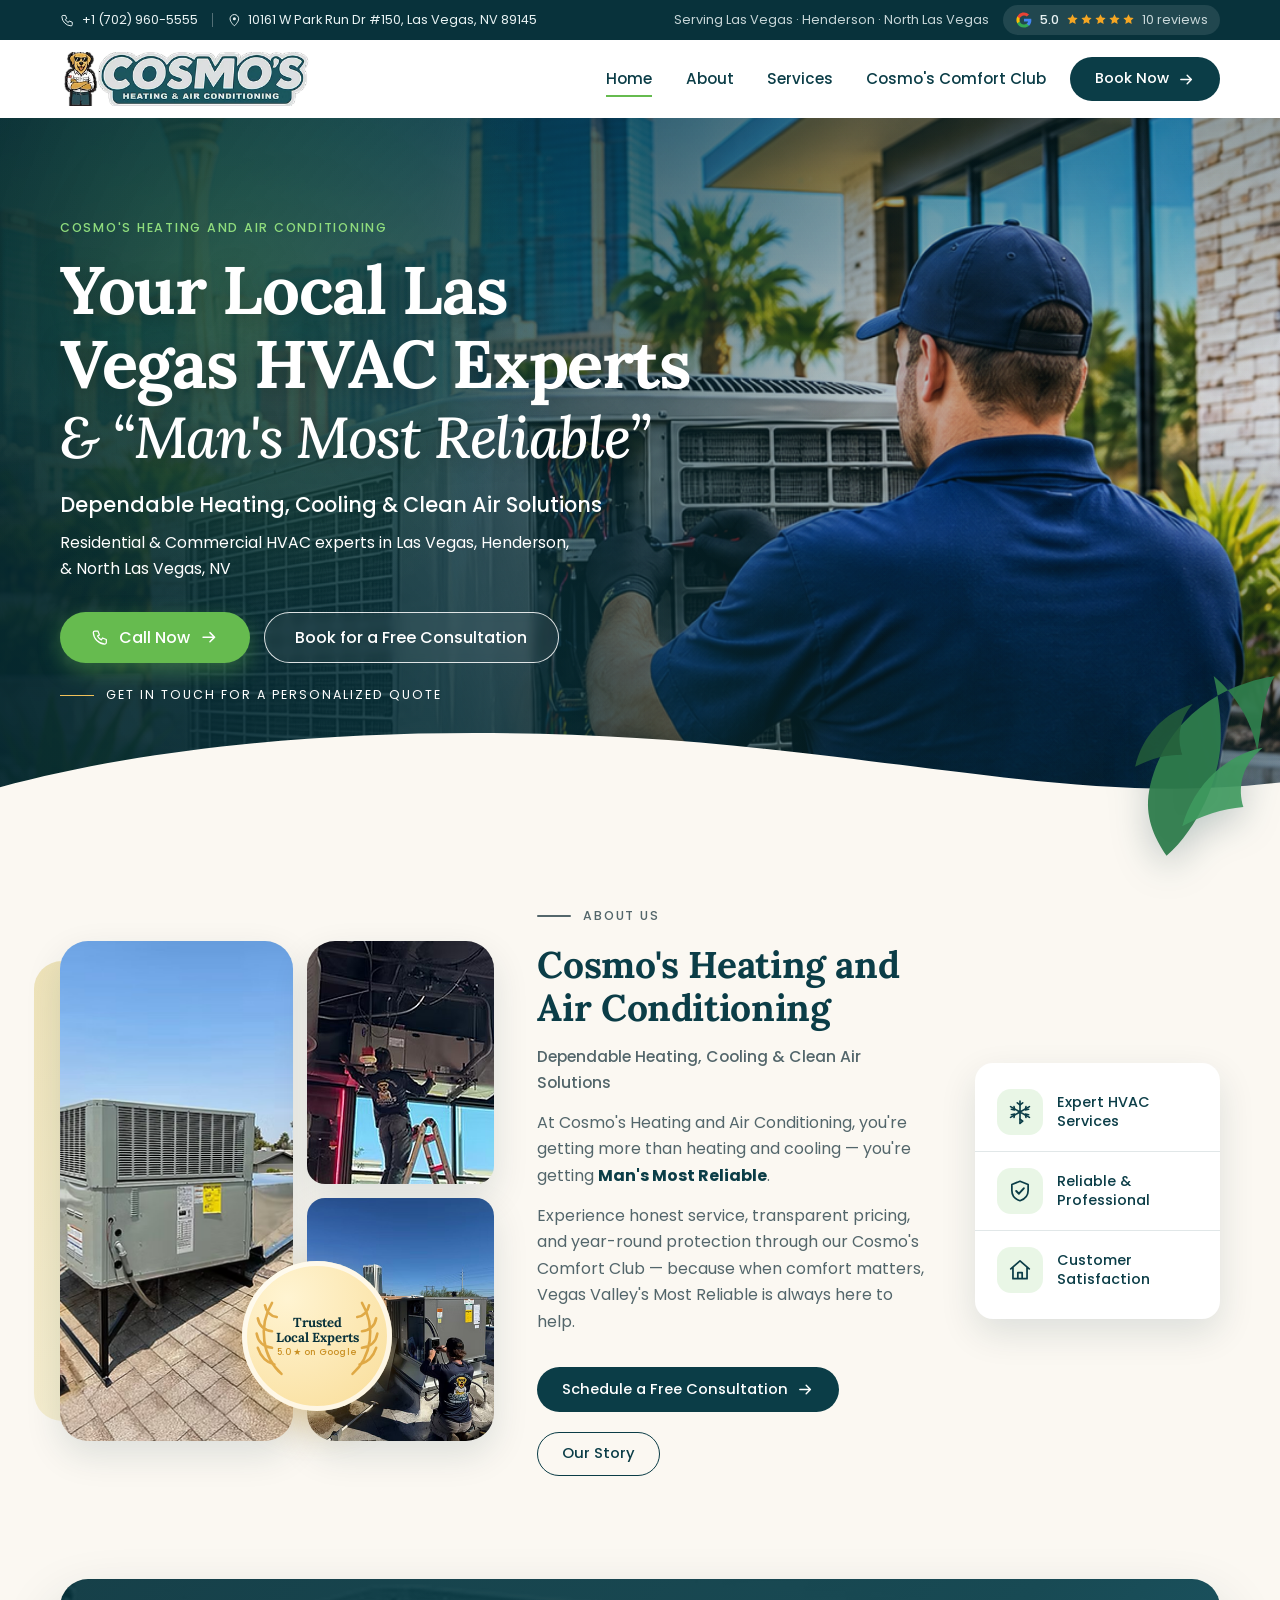
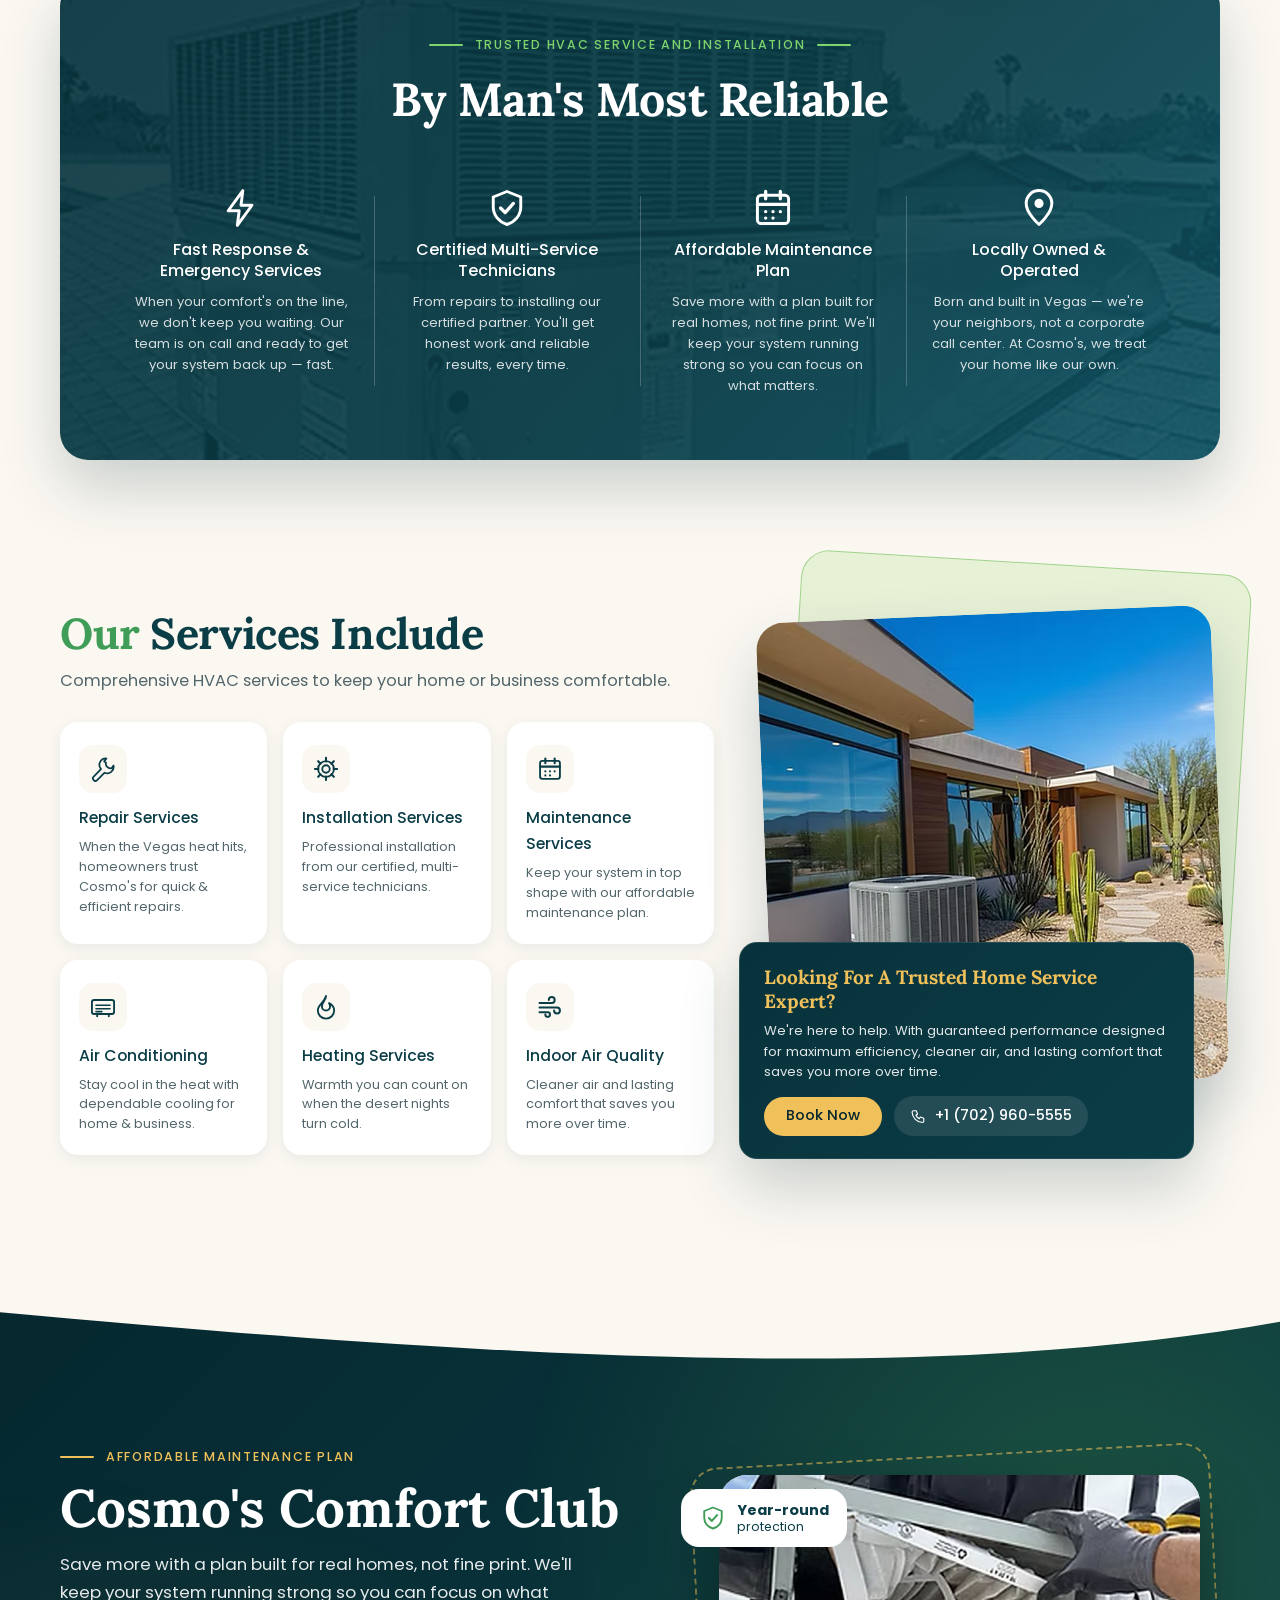
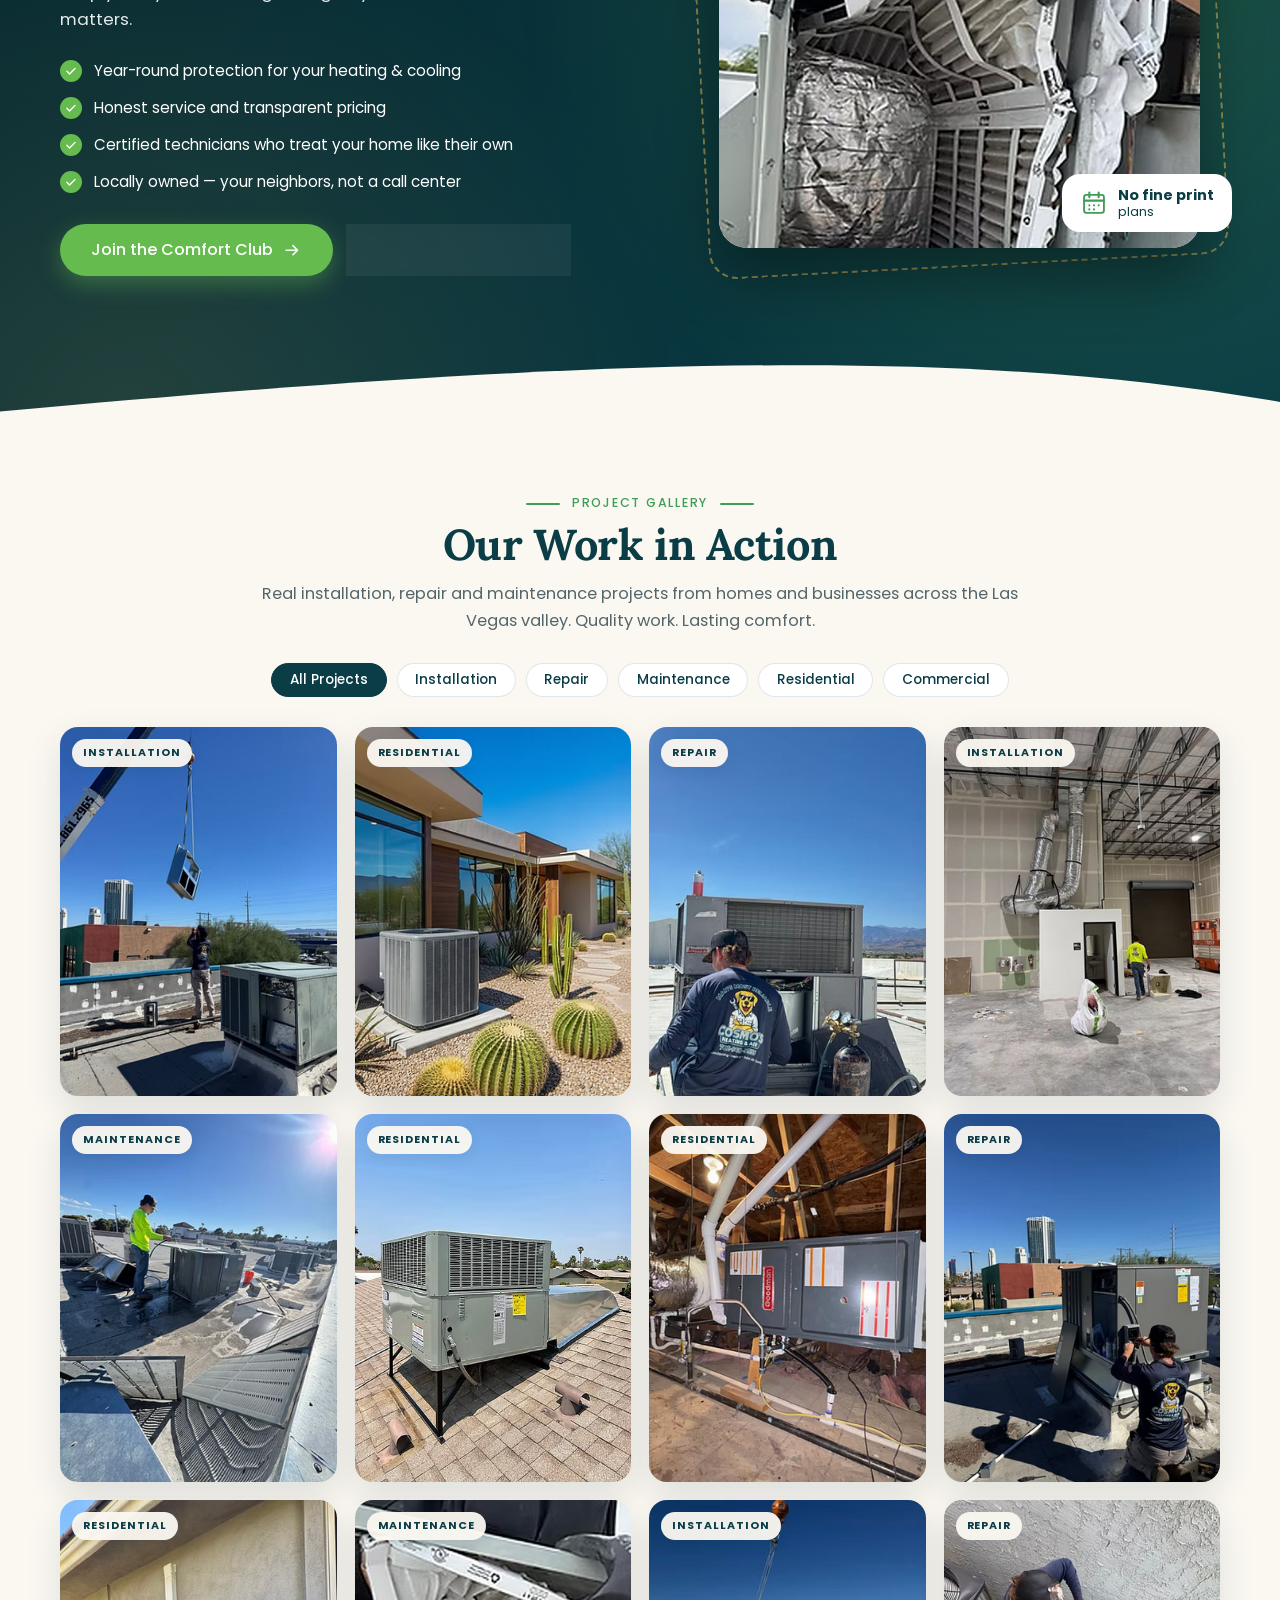
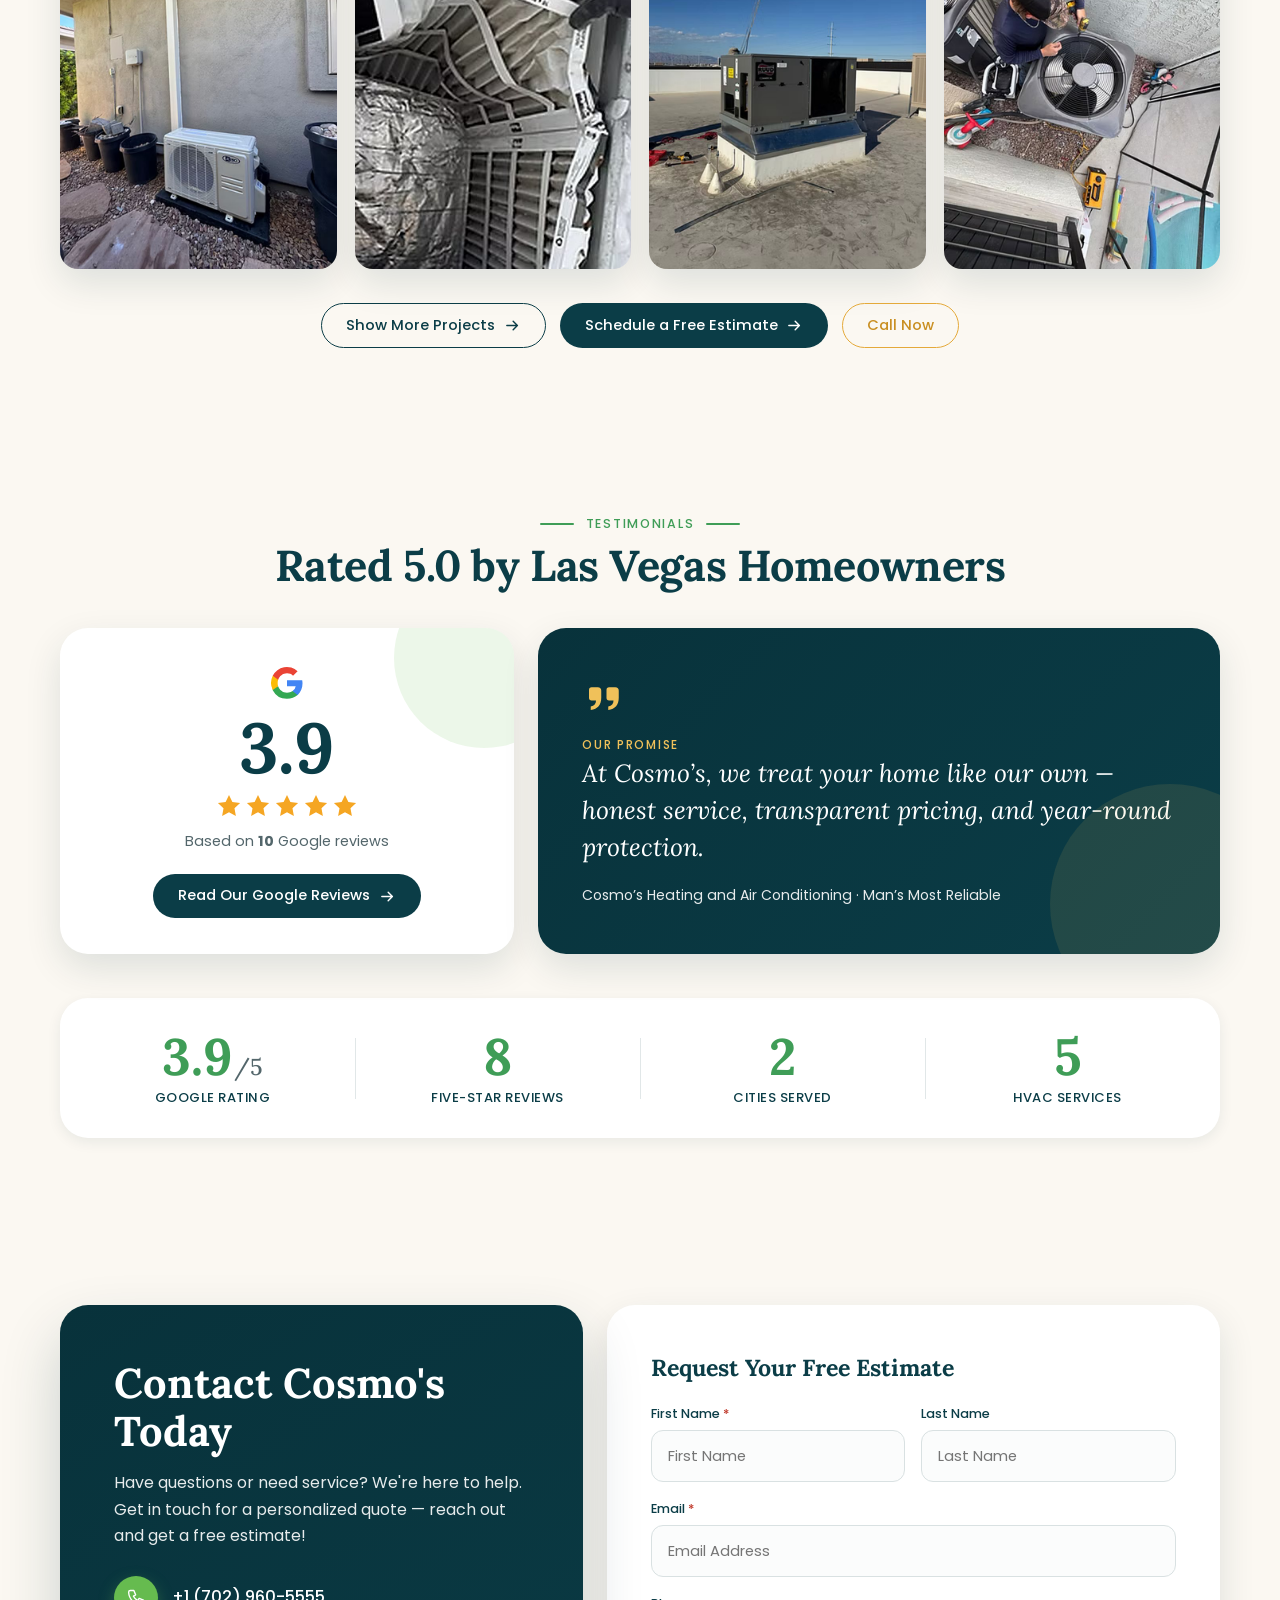
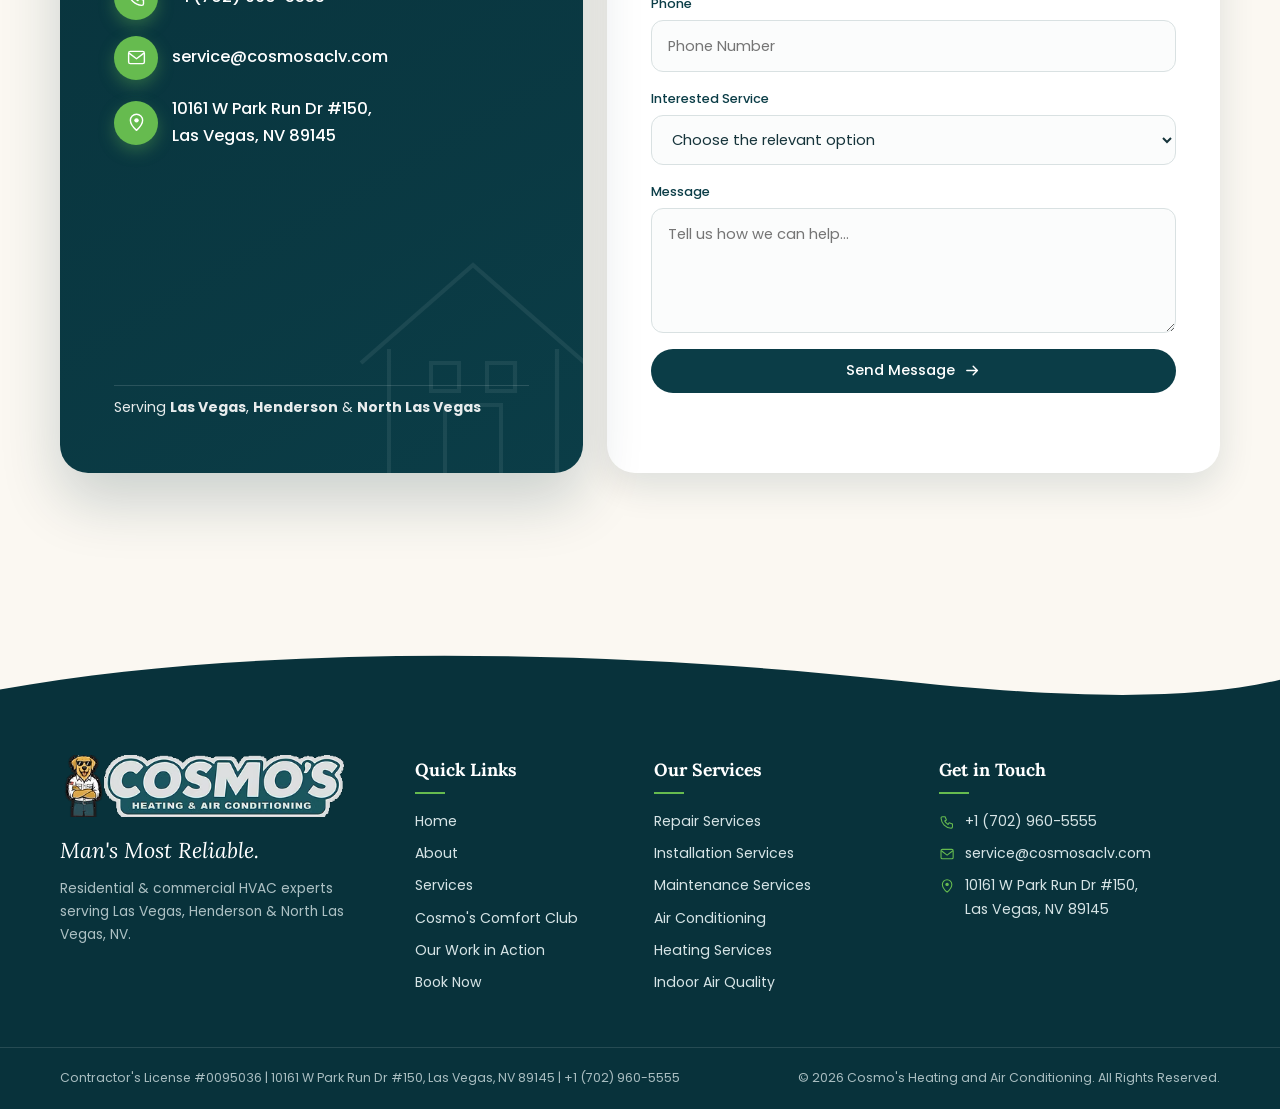
<file: index.html>
<!DOCTYPE html>
<html lang="en">
<head>
  <meta charset="utf-8">
  <meta name="viewport" content="width=device-width, initial-scale=1">
  <title>AC Repair Las Vegas | Cosmo’s Heating &amp; Air Conditioning</title>
  <meta name="description" content="Residential &amp; commercial HVAC experts in Las Vegas, Henderson &amp; North Las Vegas, NV. Fast emergency service, certified technicians, honest pricing and the Cosmo's Comfort Club maintenance plan. Call +1 (702) 960-5555.">
  <meta name="theme-color" content="#0b3d47">
  <script>document.documentElement.classList.add('js')</script>
  <link rel="canonical" href="https://www.cosmosaclv.com/">

  <!-- Open Graph / Twitter -->
  <meta property="og:type" content="website">
  <meta property="og:title" content="Cosmo's Heating &amp; Air Conditioning | Las Vegas HVAC Experts">
  <meta property="og:description" content="Dependable heating, cooling &amp; clean air solutions across Las Vegas, Henderson &amp; North Las Vegas. Man's Most Reliable.">
  <meta property="og:image" content="assets/images/og-image.jpg">
  <meta property="og:locale" content="en_US">
  <meta name="twitter:card" content="summary_large_image">

  <link rel="icon" type="image/png" href="assets/icons/favicon.png">
  <link rel="apple-touch-icon" href="assets/icons/apple-touch-icon.png">

  <!-- Fast loading: preload the hero image + the two fonts used above the fold -->
  <link rel="preload" as="image" href="assets/images/hero-luxury-home.jpg" media="(min-width:721px)" fetchpriority="high">
  <link rel="preload" as="image" href="assets/images/hero-luxury-home-mobile.jpg" media="(max-width:720px)" fetchpriority="high">
  <link rel="preload" as="font" type="font/woff" href="assets/fonts/Lora-Variable.woff" crossorigin>
  <link rel="preload" as="font" type="font/woff" href="assets/fonts/Poppins-Regular.woff" crossorigin>
  <link rel="stylesheet" href="style.css">

  <!-- Local SEO: structured data -->
  <script type="application/ld+json">
  {
    "@context": "https://schema.org",
    "@type": ["HVACBusiness", "LocalBusiness"],
    "name": "Cosmo's Heating and Air Conditioning",
    "slogan": "Man's Most Reliable",
    "url": "https://www.cosmosaclv.com/",
    "image": "assets/images/og-image.jpg",
    "logo": "assets/images/logo.png",
    "telephone": "+1-702-960-5555",
    "email": "service@cosmosaclv.com",
    "description": "Residential & commercial HVAC repair, installation, maintenance, air conditioning, heating and indoor air quality in Las Vegas, Henderson & North Las Vegas, NV.",
    "address": {
      "@type": "PostalAddress",
      "streetAddress": "10161 W Park Run Dr #150",
      "addressLocality": "Las Vegas",
      "addressRegion": "NV",
      "postalCode": "89145",
      "addressCountry": "US"
    },
    "areaServed": ["Las Vegas, NV", "Henderson, NV", "North Las Vegas, NV"],
    "aggregateRating": { "@type": "AggregateRating", "ratingValue": "5.0", "reviewCount": "10" },
    "hasOfferCatalog": {
      "@type": "OfferCatalog",
      "name": "HVAC Services",
      "itemListElement": [
        { "@type": "Offer", "itemOffered": { "@type": "Service", "name": "HVAC Repair Services" } },
        { "@type": "Offer", "itemOffered": { "@type": "Service", "name": "HVAC Installation Services" } },
        { "@type": "Offer", "itemOffered": { "@type": "Service", "name": "Maintenance Services & Cosmo's Comfort Club" } },
        { "@type": "Offer", "itemOffered": { "@type": "Service", "name": "Air Conditioning" } },
        { "@type": "Offer", "itemOffered": { "@type": "Service", "name": "Heating Services" } },
        { "@type": "Offer", "itemOffered": { "@type": "Service", "name": "Indoor Air Quality" } }
      ]
    }
  }
  </script>
</head>

<body>
  <a class="skip-link" href="#main">Skip to main content</a>

  <!-- ===== SVG icon sprite (inline = zero extra requests) ===== -->
  <svg width="0" height="0" style="position:absolute" aria-hidden="true" focusable="false">
    <defs>
      <symbol id="i-phone" viewBox="0 0 24 24"><path d="M5 4h4l2 5-2.5 1.5a11 11 0 0 0 5 5L15 13l5 2v4a2 2 0 0 1-2 2A16 16 0 0 1 3 6a2 2 0 0 1 2-2z" fill="none" stroke="currentColor" stroke-width="1.6" stroke-linejoin="round"/></symbol>
      <symbol id="i-pin" viewBox="0 0 24 24"><path d="M12 21s-7-6.2-7-11.5a7 7 0 0 1 14 0C19 14.800 12 21 12 21z" fill="none" stroke="currentColor" stroke-width="1.6" stroke-linejoin="round"/><circle cx="12" cy="9.500" r="2.500" fill="currentColor"/></symbol>
      <symbol id="i-mail" viewBox="0 0 24 24"><rect x="3" y="5" width="18" height="14" rx="2" fill="none" stroke="currentColor" stroke-width="1.6"/><path d="m3.500 7 8.500 6.500L20.500 7" fill="none" stroke="currentColor" stroke-width="1.6" stroke-linejoin="round"/></symbol>
      <symbol id="i-arrow" viewBox="0 0 24 24"><path d="M4 12h15m-6-6 6 6-6 6" fill="none" stroke="currentColor" stroke-width="2" stroke-linecap="round" stroke-linejoin="round"/></symbol>
      <symbol id="i-snow" viewBox="0 0 24 24"><g fill="none" stroke="currentColor" stroke-width="1.500" stroke-linecap="round" stroke-linejoin="round"><path d="M12 2v20M3.300 7l17.400 10M3.300 17 20.700 7"/><path d="m9.500 3.500 2.500 2 2.500-2m-2.500 15 2.500 2-2.500 2m0 0M4 9.500l3 .5-.5-3M20 14.500l-3-.5.500 3M4 14.500l3-.5-.5 3M20 9.500l-3 .5.500-3"/></g></symbol>
      <symbol id="i-shield" viewBox="0 0 24 24"><path d="M12 3 4.500 6v5.500c0 4.500 3.100 8 7.500 9.500 4.400-1.500 7.500-5 7.500-9.500V6z" fill="none" stroke="currentColor" stroke-width="1.600" stroke-linejoin="round"/><path d="m8.500 12 2.500 2.500 4.500-5" fill="none" stroke="currentColor" stroke-width="1.800" stroke-linecap="round" stroke-linejoin="round"/></symbol>
      <symbol id="i-house" viewBox="0 0 24 24"><path d="M3.500 11 12 3.500 20.500 11M5.500 9.500V20h13V9.500" fill="none" stroke="currentColor" stroke-width="1.600" stroke-linejoin="round" stroke-linecap="round"/><path d="M10 20v-5.500h4V20" fill="none" stroke="currentColor" stroke-width="1.600" stroke-linejoin="round"/></symbol>
      <symbol id="i-bolt" viewBox="0 0 24 24"><path d="M13 2.500 5 13.500h6l-1 8 8-11h-6z" fill="none" stroke="currentColor" stroke-width="1.600" stroke-linejoin="round"/></symbol>
      <symbol id="i-cal" viewBox="0 0 24 24"><rect x="3.500" y="5" width="17" height="15.500" rx="2" fill="none" stroke="currentColor" stroke-width="1.600"/><path d="M3.500 10h17M8 3v4M16 3v4M8 14h.01M12 14h.01M16 14h.01M8 17.500h.01M12 17.500h.01" fill="none" stroke="currentColor" stroke-width="1.800" stroke-linecap="round"/></symbol>
      <symbol id="i-wrench" viewBox="0 0 24 24"><path d="M14.500 6.500a4 4 0 0 0 4.800 4.800L21 9a5.500 5.500 0 0 1-7.600 6.200L7 21.500a2 2 0 0 1-3-3l6.300-6.400A5.500 5.500 0 0 1 15 3l-2 2.500z" fill="none" stroke="currentColor" stroke-width="1.500" stroke-linejoin="round"/></symbol>
      <symbol id="i-gear" viewBox="0 0 24 24"><circle cx="12" cy="12" r="3.200" fill="none" stroke="currentColor" stroke-width="1.600"/><path d="M12 2.500v3m0 13v3M2.500 12h3m13 0h3M5.300 5.300l2.100 2.100m9.200 9.200 2.100 2.100m0-13.400-2.100 2.100M7.400 16.600l-2.100 2.100" fill="none" stroke="currentColor" stroke-width="1.800" stroke-linecap="round"/><circle cx="12" cy="12" r="6.800" fill="none" stroke="currentColor" stroke-width="1.600"/></symbol>
      <symbol id="i-ac" viewBox="0 0 24 24"><rect x="2.500" y="6" width="19" height="12" rx="2" fill="none" stroke="currentColor" stroke-width="1.600"/><path d="M6 10.500h12M6 13.500h12M6 16h5" fill="none" stroke="currentColor" stroke-width="1.400" stroke-linecap="round"/><path d="M7 18v2m10-2v2" stroke="currentColor" stroke-width="1.600" stroke-linecap="round"/></symbol>
      <symbol id="i-flame" viewBox="0 0 24 24"><path d="M12 2.500c.500 3.500-3.500 5-3.500 9a3.500 3.500 0 0 0 7 0c0-1.200-.5-2-.9-2.800C16.600 9.700 19 11.700 19 15a7 7 0 0 1-14 0c0-5 5.500-6.500 7-12.500z" fill="none" stroke="currentColor" stroke-width="1.600" stroke-linejoin="round"/></symbol>
      <symbol id="i-air" viewBox="0 0 24 24"><g fill="none" stroke="currentColor" stroke-width="1.700" stroke-linecap="round"><path d="M3 8.500h10.500a2.500 2.500 0 1 0-2.500-2.500"/><path d="M3 12.500h15a2.500 2.500 0 1 1-2.500 2.500"/><path d="M3 16.500h7a2 2 0 1 1-2 2"/></g></symbol>
      <symbol id="i-check" viewBox="0 0 24 24"><path d="m5 12.500 4.500 4.500L19 7.500" fill="none" stroke="currentColor" stroke-width="2.400" stroke-linecap="round" stroke-linejoin="round"/></symbol>
      <symbol id="i-chev-l" viewBox="0 0 24 24"><path d="m15 5-7 7 7 7" fill="none" stroke="currentColor" stroke-width="2" stroke-linecap="round" stroke-linejoin="round"/></symbol>
      <symbol id="i-chev-r" viewBox="0 0 24 24"><path d="m9 5 7 7-7 7" fill="none" stroke="currentColor" stroke-width="2" stroke-linecap="round" stroke-linejoin="round"/></symbol>
      <symbol id="i-star" viewBox="0 0 24 24"><path d="m12 2.500 2.900 6 6.600.9-4.800 4.600 1.200 6.500L12 17.300l-5.900 3.200 1.200-6.500L2.500 9.400l6.600-.9z" fill="currentColor"/></symbol>
      <symbol id="i-google" viewBox="0 0 24 24"><path fill="#4285F4" d="M21.800 12.200c0-.7-.1-1.300-.2-1.900H12v3.700h5.500a4.700 4.700 0 0 1-2 3.100v2.500h3.300c1.900-1.800 3-4.400 3-7.400z"/><path fill="#34A853" d="M12 22c2.700 0 5-.9 6.700-2.400l-3.300-2.500c-.9.600-2 1-3.400 1-2.600 0-4.800-1.800-5.600-4.100H3v2.600A10 10 0 0 0 12 22z"/><path fill="#FBBC05" d="M6.400 14c-.2-.6-.3-1.300-.3-2s.1-1.400.3-2V7.400H3a10 10 0 0 0 0 9z"/><path fill="#EA4335" d="M12 5.900c1.500 0 2.800.5 3.800 1.500l2.900-2.900A10 10 0 0 0 3 7.400L6.400 10C7.200 7.700 9.400 5.900 12 5.900z"/></symbol>
      <symbol id="i-quote" viewBox="0 0 24 24"><path d="M9 7H5.500A1.500 1.500 0 0 0 4 8.500V13a1.500 1.500 0 0 0 1.500 1.500H8c0 2-1 3-3 3.500v2c4-.5 6-3 6-7V9a2 2 0 0 0-2-2zm10 0h-3.500A1.500 1.500 0 0 0 14 8.500V13a1.500 1.500 0 0 0 1.500 1.500H18c0 2-1 3-3 3.500v2c4-.5 6-3 6-7V9a2 2 0 0 0-2-2z" fill="currentColor"/></symbol>
      <symbol id="i-up" viewBox="0 0 24 24"><path d="m5 15 7-7 7 7" fill="none" stroke="currentColor" stroke-width="2.200" stroke-linecap="round" stroke-linejoin="round"/></symbol>
      <symbol id="i-building" viewBox="0 0 24 24"><g fill="none" stroke="currentColor" stroke-width="1.600" stroke-linejoin="round"><path d="M4 21V5.500L14 3v18M14 9l6 1.500V21M2.500 21h19"/><path d="M8 8h2m-2 3.500h2M8 15h2" stroke-linecap="round"/></g></symbol>
      <symbol id="i-dollar" viewBox="0 0 24 24"><g fill="none" stroke="currentColor" stroke-width="1.600" stroke-linecap="round" stroke-linejoin="round"><circle cx="12" cy="12" r="9"/><path d="M14.500 9a2.500 2 0 0 0-2.500-1.500c-1.400 0-2.500.8-2.500 2s1 1.700 2.500 2 2.500.8 2.500 2-1.100 2-2.500 2A2.600 2 0 0 1 9.500 15M12 6v1.500m0 9V18"/></g></symbol>
      <symbol id="i-plus" viewBox="0 0 24 24"><path d="M12 5v14M5 12h14" fill="none" stroke="currentColor" stroke-width="2" stroke-linecap="round"/></symbol>
      <symbol id="i-users" viewBox="0 0 24 24"><g fill="none" stroke="currentColor" stroke-width="1.600" stroke-linecap="round" stroke-linejoin="round"><circle cx="9" cy="8" r="3.500"/><path d="M2.500 20c0-3.600 2.900-6 6.500-6s6.500 2.400 6.500 6M16 4.600a3.500 3.500 0 0 1 0 6.800M18 14.300c2 .8 3.500 2.700 3.500 5.700"/></g></symbol>
      <symbol id="i-badge" viewBox="0 0 24 24"><g fill="none" stroke="currentColor" stroke-width="1.600" stroke-linejoin="round" stroke-linecap="round"><circle cx="12" cy="9" r="6"/><path d="m8.500 14 -1.500 7 5-2.500 5 2.500-1.500-7"/><path d="m9.500 9 2 2 3-3.500"/></g></symbol>
      <symbol id="i-heart" viewBox="0 0 24 24"><path d="M12 20.500S3.500 15 3.500 9A4.500 4.500 0 0 1 12 7a4.500 4.500 0 0 1 8.500 2c0 6-8.500 11.500-8.500 11.500z" fill="none" stroke="currentColor" stroke-width="1.600" stroke-linejoin="round"/></symbol>
    </defs>
  </svg>

  <!-- ===== Top info bar ===== -->
  <div class="topbar">
    <div class="container topbar__inner">
      <div class="topbar__left">
        <a href="tel:+17029605555"><svg class="ico" aria-hidden="true"><use href="#i-phone"/></svg><span>+1 (702) 960-5555</span></a>
        <span class="topbar__sep" aria-hidden="true"></span>
        <a class="topbar__addr" href="https://www.google.com/maps/search/?api=1&amp;query=10161+W+Park+Run+Dr+%23150+Las+Vegas+NV+89145" target="_blank" rel="noopener"><svg class="ico" aria-hidden="true"><use href="#i-pin"/></svg><span>10161 W Park Run Dr #150, Las Vegas, NV 89145</span></a>
      </div>
      <div class="topbar__right">
        <span class="topbar__areas">Serving Las Vegas · Henderson · North Las Vegas</span>
        <a class="rating-chip" href="index.html#reviews" aria-label="Rated 5.0 out of 5 on Google, 10 reviews">
          <svg class="ico ico--g" aria-hidden="true"><use href="#i-google"/></svg>
          <strong>5.0</strong>
          <span class="stars" aria-hidden="true"><svg><use href="#i-star"/></svg><svg><use href="#i-star"/></svg><svg><use href="#i-star"/></svg><svg><use href="#i-star"/></svg><svg><use href="#i-star"/></svg></span>
          <span class="rating-chip__n">10 reviews</span>
        </a>
      </div>
    </div>
  </div>

  <!-- ===== Header / navigation ===== -->
  <header class="header" id="header">
    <div class="container header__inner">
      <a class="brand" href="index.html" aria-label="Cosmo's Heating and Air Conditioning – home">
        <img src="assets/images/logo.png" alt="Cosmo's Heating &amp; Air Conditioning logo" width="406" height="87">
      </a>

      <nav class="nav" id="nav" aria-label="Primary">
        <ul class="nav__list">
          <li><a class="nav__link is-active" href="index.html" aria-current="page">Home</a></li>
          <li><a class="nav__link" href="about.html">About</a></li>
          <li><a class="nav__link" href="services.html">Services</a></li>
          <li><a class="nav__link" href="comfort-club.html">Cosmo's Comfort Club</a></li>
          <li class="nav__cta-mobile"><a class="btn btn--dark" href="#contact">Book Now <svg class="ico" aria-hidden="true"><use href="#i-arrow"/></svg></a></li>
        </ul>
      </nav>

      <a class="btn btn--dark header__cta" href="#contact">Book Now <svg class="ico" aria-hidden="true"><use href="#i-arrow"/></svg></a>

      <button class="burger" id="burger" aria-label="Open menu" aria-expanded="false" aria-controls="nav">
        <span></span><span></span><span></span>
      </button>
    </div>
    <div class="scroll-progress" id="progress" aria-hidden="true"></div>
  </header>

  <main id="main">

    <!-- ===== HERO ===== -->
    <section class="hero" id="home" aria-labelledby="hero-title">
      <div class="hero__media">
        <div class="hero__bg" data-parallax="0.28" role="img" aria-label="Modern Las Vegas home with large glass windows, desert landscaping and a professionally installed air-conditioning condenser"></div>
        <div class="hero__overlay" aria-hidden="true"></div>
        <div class="hero__glow" aria-hidden="true"></div>
      </div>

      <div class="container hero__inner">
        <div class="hero__content">
          <p class="eyebrow eyebrow--light reveal">Cosmo's Heating and Air Conditioning</p>
          <h1 id="hero-title" class="hero__title reveal" style="--d:.08s">
            Your Local Las Vegas <span class="nowrap">HVAC Experts</span>
            <em>&amp; &ldquo;Man's Most Reliable&rdquo;</em>
          </h1>
          <p class="hero__lead reveal" style="--d:.16s">Dependable Heating, Cooling &amp; Clean Air Solutions</p>
          <p class="hero__sub reveal" style="--d:.2s">Residential &amp; Commercial HVAC experts in Las Vegas, Henderson, &amp; North Las Vegas, NV</p>
          <div class="hero__actions reveal" style="--d:.28s">
            <a class="btn btn--green btn--lg" href="tel:+17029605555"><svg class="ico" aria-hidden="true"><use href="#i-phone"/></svg> Call Now <svg class="ico btn__arrow" aria-hidden="true"><use href="#i-arrow"/></svg></a>
            <a class="btn btn--ghost btn--lg" href="#contact">Book for a Free Consultation</a>
          </div>
          <p class="hero__quote reveal" style="--d:.34s">Get in touch for a personalized quote</p>
        </div>
      </div>

      <svg class="hero__curve" viewBox="0 0 1440 120" preserveAspectRatio="none" aria-hidden="true"><path d="M0 120V70C240 10 560 0 860 30c250 25 400 55 580 35v55z"/></svg>

      <!-- decorative leaf -->
      <svg class="leaf" data-parallax="-0.08" viewBox="0 0 220 260" aria-hidden="true">
        <g fill="#2f7d4c">
          <path d="M214 8C150 18 86 60 70 140c-5 28 5 52 20 74 36-32 60-86 62-130 1-26-2-50-8-76 24 20 44 52 50 86 6-30 4-60 20-86z" opacity=".95"/>
          <path d="M200 90c-40 8-78 40-92 90 22-12 46-20 70-22-6-20-4-46 22-68z" fill="#3f9a5f" opacity=".9"/>
          <path d="M120 40c-32 10-58 36-66 72 18-10 36-14 54-14-6-18-4-40 12-58z" fill="#245f3a" opacity=".85"/>
        </g>
      </svg>
    </section>

    <!-- ===== ABOUT ===== -->
    <section class="section about" id="about" aria-labelledby="about-title">
      <div class="container about__grid">
        <div class="about__media reveal">
          <div class="about__blob" aria-hidden="true"></div>
          <figure class="about__img about__img--main img-frame">
            <img src="assets/images/rooftop-package-unit.jpg" alt="Rooftop package HVAC unit installed on a Las Vegas roof" width="756" height="1014" loading="lazy" decoding="async">
          </figure>
          <figure class="about__img about__img--a img-frame">
            <img src="assets/images/tech-ladder-ceiling-unit.jpg" alt="Cosmo's technician on a ladder servicing ceiling HVAC equipment" width="646" height="450" loading="lazy" decoding="async">
          </figure>
          <figure class="about__img about__img--b img-frame">
            <img src="assets/images/tech-rooftop-electrical-service.jpg" alt="Cosmo's technician servicing a rooftop unit" width="696" height="928" loading="lazy" decoding="async">
          </figure>
          <div class="badge" data-tilt>
            <svg class="badge__laurel" viewBox="0 0 120 120" aria-hidden="true"><g fill="none" stroke="#d99a2b" stroke-width="2.200" stroke-linecap="round"><path d="M30 92C14 78 10 52 22 32M24 84c-8-2-12-8-14-14M22 70c-8-1-12-6-13-12M22 56c-7-1-11-5-12-11M26 44c-6-1-9-5-10-10"/><path d="M90 92c16-14 20-40 8-60M96 84c8-2 12-8 14-14M98 70c8-1 12-6 13-12M98 56c7-1 11-5 12-11M94 44c6-1 9-5 10-10"/></g></svg>
            <div class="badge__txt"><strong>Trusted<br>Local Experts</strong><span>5.0 ★ on Google</span></div>
          </div>
        </div>

        <div class="about__copy reveal" style="--d:.1s">
          <p class="eyebrow"><span class="eyebrow__line"></span>About Us</p>
          <h2 id="about-title" class="h2">Cosmo's Heating and Air Conditioning</h2>
          <p class="about__tag">Dependable Heating, Cooling &amp; Clean Air Solutions</p>
          <p>At Cosmo's Heating and Air Conditioning, you're getting more than heating and cooling &mdash; you're getting <strong>Man's Most Reliable</strong>.</p>
          <p>Experience honest service, transparent pricing, and year-round protection through our Cosmo's Comfort Club &mdash; because when comfort matters, Vegas Valley's Most Reliable is always here to help.</p>
          <div class="btn-row"><a class="btn btn--dark" href="#contact">Schedule a Free Consultation <svg class="ico btn__arrow" aria-hidden="true"><use href="#i-arrow"/></svg></a><a class="btn btn--outline" href="about.html">Our Story</a></div>
        </div>

        <aside class="about__card reveal" style="--d:.2s" aria-label="Why choose Cosmo's">
          <ul>
            <li><span class="about__card-ico"><svg class="ico" aria-hidden="true"><use href="#i-snow"/></svg></span><strong>Expert HVAC<br>Services</strong></li>
            <li><span class="about__card-ico"><svg class="ico" aria-hidden="true"><use href="#i-shield"/></svg></span><strong>Reliable &amp;<br>Professional</strong></li>
            <li><span class="about__card-ico"><svg class="ico" aria-hidden="true"><use href="#i-house"/></svg></span><strong>Customer<br>Satisfaction</strong></li>
          </ul>
        </aside>
      </div>
    </section>

    <!-- ===== TRUST BADGES ===== -->
    <section class="trust" aria-labelledby="trust-title">
      <div class="container">
        <div class="trust__panel reveal">
          <div class="trust__bg" data-parallax="0.12" aria-hidden="true"></div>
          <header class="trust__head">
            <p class="eyebrow eyebrow--green"><span class="eyebrow__line"></span>Trusted HVAC Service And Installation<span class="eyebrow__line"></span></p>
            <h2 id="trust-title" class="trust__title">By Man's Most Reliable</h2>
          </header>
          <ul class="trust__grid">
            <li class="trust__item">
              <svg class="ico ico--xl" aria-hidden="true"><use href="#i-bolt"/></svg>
              <h3>Fast Response &amp; Emergency Services</h3>
              <p>When your comfort's on the line, we don't keep you waiting. Our team is on call and ready to get your system back up &mdash; fast.</p>
            </li>
            <li class="trust__item">
              <svg class="ico ico--xl" aria-hidden="true"><use href="#i-shield"/></svg>
              <h3>Certified Multi-Service Technicians</h3>
              <p>From repairs to installing our certified partner. You'll get honest work and reliable results, every time.</p>
            </li>
            <li class="trust__item">
              <svg class="ico ico--xl" aria-hidden="true"><use href="#i-cal"/></svg>
              <h3>Affordable Maintenance Plan</h3>
              <p>Save more with a plan built for real homes, not fine print. We'll keep your system running strong so you can focus on what matters.</p>
            </li>
            <li class="trust__item">
              <svg class="ico ico--xl" aria-hidden="true"><use href="#i-pin"/></svg>
              <h3>Locally Owned &amp; Operated</h3>
              <p>Born and built in Vegas &mdash; we're your neighbors, not a corporate call center. At Cosmo's, we treat your home like our own.</p>
            </li>
          </ul>
        </div>
      </div>
    </section>

    <!-- ===== SERVICES ===== -->
    <section class="section services" id="services" aria-labelledby="services-title">
      <div class="container services__grid">
        <div class="services__copy">
          <h2 id="services-title" class="h2 h2--split reveal"><span>Our</span> Services Include</h2>
          <p class="lead reveal" style="--d:.05s">Comprehensive HVAC services to keep your home or business comfortable.</p>

          <ul class="cards">
            <li class="card reveal" style="--d:.05s">
              <a href="services.html#repair">
                <span class="card__ico"><svg class="ico" aria-hidden="true"><use href="#i-wrench"/></svg></span>
                <h3>Repair Services</h3>
                <p>When the Vegas heat hits, homeowners trust Cosmo's for quick &amp; efficient repairs.</p>
              </a>
            </li>
            <li class="card reveal" style="--d:.12s">
              <a href="services.html#installation">
                <span class="card__ico"><svg class="ico" aria-hidden="true"><use href="#i-gear"/></svg></span>
                <h3>Installation Services</h3>
                <p>Professional installation from our certified, multi-service technicians.</p>
              </a>
            </li>
            <li class="card reveal" style="--d:.19s">
              <a href="services.html#maintenance">
                <span class="card__ico"><svg class="ico" aria-hidden="true"><use href="#i-cal"/></svg></span>
                <h3>Maintenance Services</h3>
                <p>Keep your system in top shape with our affordable maintenance plan.</p>
              </a>
            </li>
            <li class="card reveal" style="--d:.26s">
              <a href="services.html#air-conditioning">
                <span class="card__ico"><svg class="ico" aria-hidden="true"><use href="#i-ac"/></svg></span>
                <h3>Air Conditioning</h3>
                <p>Stay cool in the heat with dependable cooling for home &amp; business.</p>
              </a>
            </li>
            <li class="card reveal" style="--d:.33s">
              <a href="services.html#heating">
                <span class="card__ico"><svg class="ico" aria-hidden="true"><use href="#i-flame"/></svg></span>
                <h3>Heating Services</h3>
                <p>Warmth you can count on when the desert nights turn cold.</p>
              </a>
            </li>
            <li class="card reveal" style="--d:.4s">
              <a href="services.html#indoor-air-quality">
                <span class="card__ico"><svg class="ico" aria-hidden="true"><use href="#i-air"/></svg></span>
                <h3>Indoor Air Quality</h3>
                <p>Cleaner air and lasting comfort that saves you more over time.</p>
              </a>
            </li>
          </ul>
        </div>

        <div class="services__visual reveal" style="--d:.1s">
          <div class="services__frame" data-parallax="-0.05" aria-hidden="true"></div>
          <figure class="services__photo">
            <img src="assets/images/residential-ac-desert-home.jpg" alt="Modern Las Vegas home with a newly installed air conditioner surrounded by desert landscaping" width="802" height="802" loading="lazy" decoding="async">
            <figcaption class="services__cta">
              <h3>Looking For A Trusted Home Service Expert?</h3>
              <p>We're here to help. With guaranteed performance designed for maximum efficiency, cleaner air, and lasting comfort that saves you more over time.</p>
              <div class="services__cta-row">
                <a class="btn btn--gold" href="#contact">Book Now</a>
                <a class="phone-pill" href="tel:+17029605555"><svg class="ico" aria-hidden="true"><use href="#i-phone"/></svg>+1 (702) 960-5555</a>
              </div>
            </figcaption>
          </figure>
        </div>
      </div>
    </section>

    <!-- ===== COMFORT CLUB ===== -->
    <section class="club" id="comfort-club" aria-labelledby="club-title">
      <svg class="club__curve club__curve--top" viewBox="0 0 1440 80" preserveAspectRatio="none" aria-hidden="true"><path d="M0 0h1440v30C1100 85 700 80 0 20z"/></svg>
      <div class="club__bg" data-parallax="0.1" aria-hidden="true"></div>
      <div class="container club__grid">
        <div class="club__copy reveal">
          <p class="eyebrow eyebrow--gold"><span class="eyebrow__line"></span>Affordable Maintenance Plan</p>
          <h2 id="club-title" class="club__title">Cosmo's Comfort Club</h2>
          <p class="club__lead">Save more with a plan built for real homes, not fine print. We'll keep your system running strong so you can focus on what matters.</p>
          <ul class="checks">
            <li><svg class="ico" aria-hidden="true"><use href="#i-check"/></svg>Year-round protection for your heating &amp; cooling</li>
            <li><svg class="ico" aria-hidden="true"><use href="#i-check"/></svg>Honest service and transparent pricing</li>
            <li><svg class="ico" aria-hidden="true"><use href="#i-check"/></svg>Certified technicians who treat your home like their own</li>
            <li><svg class="ico" aria-hidden="true"><use href="#i-check"/></svg>Locally owned &mdash; your neighbors, not a call center</li>
          </ul>
          <div class="club__actions">
            <a class="btn btn--green btn--lg" href="#contact" data-service="Cosmo's Comfort Club">Join the Comfort Club <svg class="ico btn__arrow" aria-hidden="true"><use href="#i-arrow"/></svg></a>
            <a class="btn btn--ghost btn--lg" href="comfort-club.html">Membership Details</a>
          </div>
        </div>
        <div class="club__visual reveal" style="--d:.12s">
          <div class="club__ring" aria-hidden="true"></div>
          <figure class="club__photo img-frame">
            <img src="assets/images/hvac-filter-maintenance.jpg" alt="Cosmo's technician replacing HVAC filters and checking ductwork" width="646" height="450" loading="lazy" decoding="async">
          </figure>
          <div class="club__float club__float--1"><svg class="ico" aria-hidden="true"><use href="#i-shield"/></svg><span><strong>Year-round</strong>protection</span></div>
          <div class="club__float club__float--2"><svg class="ico" aria-hidden="true"><use href="#i-cal"/></svg><span><strong>No fine print</strong>plans</span></div>
        </div>
      </div>
      <svg class="club__curve club__curve--bottom" viewBox="0 0 1440 80" preserveAspectRatio="none" aria-hidden="true"><path d="M0 80h1440V50C1100 -5 700 0 0 60z"/></svg>
    </section>

    <!-- ===== OUR WORK IN ACTION ===== -->
    <section class="section gallery" id="gallery" aria-labelledby="gallery-title">
      <div class="container">
        <header class="gallery__head reveal">
          <p class="eyebrow eyebrow--green"><span class="eyebrow__line"></span>Project Gallery<span class="eyebrow__line"></span></p>
          <h2 id="gallery-title" class="h2 h2--center">Our Work in Action</h2>
          <p class="lead lead--center">Real installation, repair and maintenance projects from homes and businesses across the Las Vegas valley. Quality work. Lasting comfort.</p>
        </header>

        <div class="filters reveal" role="group" aria-label="Filter projects by type" id="work-filters">
          <button type="button" class="chip is-on" data-filter="all" aria-pressed="true">All Projects</button>
          <button type="button" class="chip" data-filter="installation" aria-pressed="false">Installation</button>
          <button type="button" class="chip" data-filter="repair" aria-pressed="false">Repair</button>
          <button type="button" class="chip" data-filter="maintenance" aria-pressed="false">Maintenance</button>
          <button type="button" class="chip" data-filter="residential" aria-pressed="false">Residential</button>
          <button type="button" class="chip" data-filter="commercial" aria-pressed="false">Commercial</button>
        </div>

        <ul class="work-grid" id="work-grid" data-limit="12">
          <li class="work-card" data-cat="installation commercial">
            <button class="g-item" type="button" data-lightbox data-full="assets/images/crane-lift-rooftop-unit.jpg" data-title="Crane lift of a new rooftop unit" data-cat="Installation" aria-label="Open photo: Crane lift of a new rooftop unit">
              <img src="assets/images/crane-lift-rooftop-unit.jpg" alt="Crane lift of a new rooftop unit – Cosmo's Heating &amp; Air Conditioning, Las Vegas" width="696" height="928" loading="lazy" decoding="async">
              <span class="g-item__badge">Installation</span>
              <span class="g-item__cap"><strong>Crane lift of a new rooftop unit</strong><span class="g-item__zoom" aria-hidden="true">+</span></span>
            </button>
          </li>
          <li class="work-card" data-cat="installation residential">
            <button class="g-item" type="button" data-lightbox data-full="assets/images/residential-ac-desert-home.jpg" data-title="Residential AC installation" data-cat="Residential" aria-label="Open photo: Residential AC installation">
              <img src="assets/images/residential-ac-desert-home.jpg" alt="Residential AC installation – Cosmo's Heating &amp; Air Conditioning, Las Vegas" width="802" height="802" loading="lazy" decoding="async">
              <span class="g-item__badge">Residential</span>
              <span class="g-item__cap"><strong>Residential AC installation</strong><span class="g-item__zoom" aria-hidden="true">+</span></span>
            </button>
          </li>
          <li class="work-card" data-cat="repair commercial">
            <button class="g-item" type="button" data-lightbox data-full="assets/images/tech-rooftop-refrigerant-service.jpg" data-title="Rooftop unit refrigerant service" data-cat="Repair" aria-label="Open photo: Rooftop unit refrigerant service">
              <img src="assets/images/tech-rooftop-refrigerant-service.jpg" alt="Rooftop unit refrigerant service – Cosmo's Heating &amp; Air Conditioning, Las Vegas" width="696" height="926" loading="lazy" decoding="async">
              <span class="g-item__badge">Repair</span>
              <span class="g-item__cap"><strong>Rooftop unit refrigerant service</strong><span class="g-item__zoom" aria-hidden="true">+</span></span>
            </button>
          </li>
          <li class="work-card" data-cat="installation commercial">
            <button class="g-item" type="button" data-lightbox data-full="assets/images/commercial-ductwork-warehouse.jpg" data-title="Commercial ductwork installation" data-cat="Installation" aria-label="Open photo: Commercial ductwork installation">
              <img src="assets/images/commercial-ductwork-warehouse.jpg" alt="Commercial ductwork installation – Cosmo's Heating &amp; Air Conditioning, Las Vegas" width="696" height="928" loading="lazy" decoding="async">
              <span class="g-item__badge">Installation</span>
              <span class="g-item__cap"><strong>Commercial ductwork installation</strong><span class="g-item__zoom" aria-hidden="true">+</span></span>
            </button>
          </li>
          <li class="work-card" data-cat="maintenance commercial">
            <button class="g-item" type="button" data-lightbox data-full="assets/images/tech-rooftop-cleaning.jpg" data-title="Rooftop unit cleaning" data-cat="Maintenance" aria-label="Open photo: Rooftop unit cleaning">
              <img src="assets/images/tech-rooftop-cleaning.jpg" alt="Rooftop unit cleaning – Cosmo's Heating &amp; Air Conditioning, Las Vegas" width="696" height="928" loading="lazy" decoding="async">
              <span class="g-item__badge">Maintenance</span>
              <span class="g-item__cap"><strong>Rooftop unit cleaning</strong><span class="g-item__zoom" aria-hidden="true">+</span></span>
            </button>
          </li>
          <li class="work-card" data-cat="installation residential">
            <button class="g-item" type="button" data-lightbox data-full="assets/images/rooftop-package-unit.jpg" data-title="Rooftop package unit" data-cat="Residential" aria-label="Open photo: Rooftop package unit">
              <img src="assets/images/rooftop-package-unit.jpg" alt="Rooftop package unit – Cosmo's Heating &amp; Air Conditioning, Las Vegas" width="756" height="1014" loading="lazy" decoding="async">
              <span class="g-item__badge">Residential</span>
              <span class="g-item__cap"><strong>Rooftop package unit</strong><span class="g-item__zoom" aria-hidden="true">+</span></span>
            </button>
          </li>
          <li class="work-card" data-cat="installation residential">
            <button class="g-item" type="button" data-lightbox data-full="assets/images/attic-furnace-installation.jpg" data-title="Furnace & ductwork installation" data-cat="Residential" aria-label="Open photo: Furnace & ductwork installation">
              <img src="assets/images/attic-furnace-installation.jpg" alt="Furnace & ductwork installation – Cosmo's Heating &amp; Air Conditioning, Las Vegas" width="1236" height="928" loading="lazy" decoding="async">
              <span class="g-item__badge">Residential</span>
              <span class="g-item__cap"><strong>Furnace & ductwork installation</strong><span class="g-item__zoom" aria-hidden="true">+</span></span>
            </button>
          </li>
          <li class="work-card" data-cat="repair commercial">
            <button class="g-item" type="button" data-lightbox data-full="assets/images/tech-rooftop-electrical-service.jpg" data-title="Rooftop unit electrical service" data-cat="Repair" aria-label="Open photo: Rooftop unit electrical service">
              <img src="assets/images/tech-rooftop-electrical-service.jpg" alt="Rooftop unit electrical service – Cosmo's Heating &amp; Air Conditioning, Las Vegas" width="696" height="928" loading="lazy" decoding="async">
              <span class="g-item__badge">Repair</span>
              <span class="g-item__cap"><strong>Rooftop unit electrical service</strong><span class="g-item__zoom" aria-hidden="true">+</span></span>
            </button>
          </li>
          <li class="work-card" data-cat="installation residential">
            <button class="g-item" type="button" data-lightbox data-full="assets/images/ductless-mini-split.jpg" data-title="Ductless mini-split installation" data-cat="Residential" aria-label="Open photo: Ductless mini-split installation">
              <img src="assets/images/ductless-mini-split.jpg" alt="Ductless mini-split installation – Cosmo's Heating &amp; Air Conditioning, Las Vegas" width="696" height="928" loading="lazy" decoding="async">
              <span class="g-item__badge">Residential</span>
              <span class="g-item__cap"><strong>Ductless mini-split installation</strong><span class="g-item__zoom" aria-hidden="true">+</span></span>
            </button>
          </li>
          <li class="work-card" data-cat="maintenance commercial">
            <button class="g-item" type="button" data-lightbox data-full="assets/images/hvac-filter-maintenance.jpg" data-title="Filter & coil maintenance" data-cat="Maintenance" aria-label="Open photo: Filter & coil maintenance">
              <img src="assets/images/hvac-filter-maintenance.jpg" alt="Filter & coil maintenance – Cosmo's Heating &amp; Air Conditioning, Las Vegas" width="646" height="450" loading="lazy" decoding="async">
              <span class="g-item__badge">Maintenance</span>
              <span class="g-item__cap"><strong>Filter & coil maintenance</strong><span class="g-item__zoom" aria-hidden="true">+</span></span>
            </button>
          </li>
          <li class="work-card" data-cat="installation commercial">
            <button class="g-item" type="button" data-lightbox data-full="assets/images/crane-set-rooftop-unit.jpg" data-title="Crane-set rooftop unit" data-cat="Installation" aria-label="Open photo: Crane-set rooftop unit">
              <img src="assets/images/crane-set-rooftop-unit.jpg" alt="Crane-set rooftop unit – Cosmo's Heating &amp; Air Conditioning, Las Vegas" width="696" height="928" loading="lazy" decoding="async">
              <span class="g-item__badge">Installation</span>
              <span class="g-item__cap"><strong>Crane-set rooftop unit</strong><span class="g-item__zoom" aria-hidden="true">+</span></span>
            </button>
          </li>
          <li class="work-card" data-cat="repair residential">
            <button class="g-item" type="button" data-lightbox data-full="assets/images/residential-condenser-service.jpg" data-title="Residential condenser service" data-cat="Repair" aria-label="Open photo: Residential condenser service">
              <img src="assets/images/residential-condenser-service.jpg" alt="Residential condenser service – Cosmo's Heating &amp; Air Conditioning, Las Vegas" width="696" height="926" loading="lazy" decoding="async">
              <span class="g-item__badge">Repair</span>
              <span class="g-item__cap"><strong>Residential condenser service</strong><span class="g-item__zoom" aria-hidden="true">+</span></span>
            </button>
          </li>
          <li class="work-card is-extra" data-cat="installation commercial">
            <button class="g-item" type="button" data-lightbox data-full="assets/images/rooftop-unit-curb-install.jpg" data-title="Setting a rooftop unit on its curb" data-cat="Installation" aria-label="Open photo: Setting a rooftop unit on its curb">
              <img src="assets/images/rooftop-unit-curb-install.jpg" alt="Setting a rooftop unit on its curb – Cosmo's Heating &amp; Air Conditioning, Las Vegas" width="696" height="928" loading="lazy" decoding="async">
              <span class="g-item__badge">Installation</span>
              <span class="g-item__cap"><strong>Setting a rooftop unit on its curb</strong><span class="g-item__zoom" aria-hidden="true">+</span></span>
            </button>
          </li>
          <li class="work-card is-extra" data-cat="repair commercial">
            <button class="g-item" type="button" data-lightbox data-full="assets/images/tech-rooftop-unit-repair.jpg" data-title="Rooftop unit repair" data-cat="Repair" aria-label="Open photo: Rooftop unit repair">
              <img src="assets/images/tech-rooftop-unit-repair.jpg" alt="Rooftop unit repair – Cosmo's Heating &amp; Air Conditioning, Las Vegas" width="980" height="926" loading="lazy" decoding="async">
              <span class="g-item__badge">Repair</span>
              <span class="g-item__cap"><strong>Rooftop unit repair</strong><span class="g-item__zoom" aria-hidden="true">+</span></span>
            </button>
          </li>
          <li class="work-card is-extra" data-cat="installation commercial">
            <button class="g-item" type="button" data-lightbox data-full="assets/images/interior-ductwork-install.jpg" data-title="Interior ductwork installation" data-cat="Installation" aria-label="Open photo: Interior ductwork installation">
              <img src="assets/images/interior-ductwork-install.jpg" alt="Interior ductwork installation – Cosmo's Heating &amp; Air Conditioning, Las Vegas" width="696" height="926" loading="lazy" decoding="async">
              <span class="g-item__badge">Installation</span>
              <span class="g-item__cap"><strong>Interior ductwork installation</strong><span class="g-item__zoom" aria-hidden="true">+</span></span>
            </button>
          </li>
          <li class="work-card is-extra" data-cat="maintenance commercial">
            <button class="g-item" type="button" data-lightbox data-full="assets/images/commercial-rooftop-condensers.jpg" data-title="Commercial rooftop condensers" data-cat="Commercial" aria-label="Open photo: Commercial rooftop condensers">
              <img src="assets/images/commercial-rooftop-condensers.jpg" alt="Commercial rooftop condensers – Cosmo's Heating &amp; Air Conditioning, Las Vegas" width="696" height="926" loading="lazy" decoding="async">
              <span class="g-item__badge">Commercial</span>
              <span class="g-item__cap"><strong>Commercial rooftop condensers</strong><span class="g-item__zoom" aria-hidden="true">+</span></span>
            </button>
          </li>
          <li class="work-card is-extra" data-cat="maintenance commercial">
            <button class="g-item" type="button" data-lightbox data-full="assets/images/tech-ladder-ceiling-unit.jpg" data-title="Ceiling unit service" data-cat="Maintenance" aria-label="Open photo: Ceiling unit service">
              <img src="assets/images/tech-ladder-ceiling-unit.jpg" alt="Ceiling unit service – Cosmo's Heating &amp; Air Conditioning, Las Vegas" width="646" height="450" loading="lazy" decoding="async">
              <span class="g-item__badge">Maintenance</span>
              <span class="g-item__cap"><strong>Ceiling unit service</strong><span class="g-item__zoom" aria-hidden="true">+</span></span>
            </button>
          </li>
          <li class="work-card is-extra" data-cat="installation commercial">
            <button class="g-item" type="button" data-lightbox data-full="assets/images/rooftop-unit-hoist.jpg" data-title="Rooftop unit hoist" data-cat="Installation" aria-label="Open photo: Rooftop unit hoist">
              <img src="assets/images/rooftop-unit-hoist.jpg" alt="Rooftop unit hoist – Cosmo's Heating &amp; Air Conditioning, Las Vegas" width="646" height="450" loading="lazy" decoding="async">
              <span class="g-item__badge">Installation</span>
              <span class="g-item__cap"><strong>Rooftop unit hoist</strong><span class="g-item__zoom" aria-hidden="true">+</span></span>
            </button>
          </li>
          <li class="work-card is-extra" data-cat="team">
            <button class="g-item" type="button" data-lightbox data-full="assets/images/cosmos-service-van.jpg" data-title="Cosmo's service fleet" data-cat="Our Team" aria-label="Open photo: Cosmo's service fleet">
              <img src="assets/images/cosmos-service-van.jpg" alt="Cosmo's service fleet – Cosmo's Heating &amp; Air Conditioning, Las Vegas" width="696" height="926" loading="lazy" decoding="async">
              <span class="g-item__badge">Our Team</span>
              <span class="g-item__cap"><strong>Cosmo's service fleet</strong><span class="g-item__zoom" aria-hidden="true">+</span></span>
            </button>
          </li>
        </ul>
        <p class="work-empty" id="work-empty" hidden>No projects in this category yet.</p>

        <div class="gallery__cta reveal">
          <button class="btn btn--outline" id="work-more" type="button">Show More Projects <svg class="ico btn__arrow" aria-hidden="true"><use href="#i-arrow"/></svg></button>
          <a class="btn btn--dark" href="#contact">Schedule a Free Estimate <svg class="ico btn__arrow" aria-hidden="true"><use href="#i-arrow"/></svg></a>
          <a class="btn btn--gold-outline" href="tel:+17029605555">Call Now</a>
        </div>
      </div>
    </section>

    <!-- ===== REVIEWS + COUNTERS ===== -->
    <section class="section reviews" id="reviews" aria-labelledby="reviews-title">
      <div class="container">
        <header class="reviews__head reveal">
          <p class="eyebrow eyebrow--green"><span class="eyebrow__line"></span>Testimonials<span class="eyebrow__line"></span></p>
          <h2 id="reviews-title" class="h2 h2--center">Rated 5.0 by Las Vegas Homeowners</h2>
        </header>

        <div class="reviews__layout">
          <div class="google-card reveal">
            <svg class="google-card__g" aria-hidden="true"><use href="#i-google"/></svg>
            <p class="google-card__score"><span data-count="5" data-decimals="1">5.0</span></p>
            <div class="stars stars--lg" role="img" aria-label="5 out of 5 stars"><svg><use href="#i-star"/></svg><svg><use href="#i-star"/></svg><svg><use href="#i-star"/></svg><svg><use href="#i-star"/></svg><svg><use href="#i-star"/></svg></div>
            <p class="google-card__sub">Based on <strong>10</strong> Google reviews</p>
            <a class="btn btn--dark" href="https://www.google.com/maps/search/?api=1&amp;query=Cosmo%27s+Heating+and+Air+Conditioning+Las+Vegas" target="_blank" rel="noopener">Read Our Google Reviews <svg class="ico btn__arrow" aria-hidden="true"><use href="#i-arrow"/></svg></a>
          </div>

          <!-- Review slider. Cards are rendered by script.js from the REVIEWS array,
               so only real, owner-approved reviews are ever shown. -->
          <div class="slider reveal" style="--d:.1s" id="review-slider" aria-roledescription="carousel" aria-label="Customer reviews">
            <div class="slider__viewport" id="review-viewport" aria-live="polite"></div>
            <div class="slider__controls" id="review-controls" hidden>
              <button class="round-btn" id="r-prev" aria-label="Previous review"><svg class="ico" aria-hidden="true"><use href="#i-chev-l"/></svg></button>
              <div class="slider__dots" id="r-dots"></div>
              <button class="round-btn round-btn--dark" id="r-next" aria-label="Next review"><svg class="ico" aria-hidden="true"><use href="#i-chev-r"/></svg></button>
            </div>
          </div>
        </div>

        <ul class="counters">
          <li class="counter reveal"><span class="counter__num"><span data-count="5" data-decimals="1">5.0</span><small>/5</small></span><span class="counter__label">Google Rating</span></li>
          <li class="counter reveal" style="--d:.08s"><span class="counter__num"><span data-count="10">10</span></span><span class="counter__label">Five-Star Reviews</span></li>
          <li class="counter reveal" style="--d:.16s"><span class="counter__num"><span data-count="3">3</span></span><span class="counter__label">Cities Served</span></li>
          <li class="counter reveal" style="--d:.24s"><span class="counter__num"><span data-count="6">6</span></span><span class="counter__label">HVAC Services</span></li>
        </ul>
      </div>
    </section>

    <!-- ===== CONTACT ===== -->
    <section class="section contact" id="contact" aria-labelledby="contact-title">
      <div class="container contact__grid">
        <div class="contact__info reveal">
          <svg class="contact__house" viewBox="0 0 200 200" aria-hidden="true"><g fill="none" stroke="currentColor" stroke-width="3"><path d="M20 100 100 30l80 70M40 90v90h120V90"/><path d="M80 180v-50h40v50M70 100h20v20H70zm40 0h20v20h-20z"/></g></svg>
          <h2 id="contact-title" class="contact__title">Contact Cosmo's Today</h2>
          <p>Have questions or need service? We're here to help. Get in touch for a personalized quote &mdash; reach out and get a free estimate!</p>
          <ul class="contact__list">
            <li><span class="contact__ico"><svg class="ico" aria-hidden="true"><use href="#i-phone"/></svg></span><a href="tel:+17029605555">+1 (702) 960-5555</a></li>
            <li><span class="contact__ico"><svg class="ico" aria-hidden="true"><use href="#i-mail"/></svg></span><a href="mailto:service@cosmosaclv.com">service@cosmosaclv.com</a></li>
            <li><span class="contact__ico"><svg class="ico" aria-hidden="true"><use href="#i-pin"/></svg></span><a href="https://www.google.com/maps/search/?api=1&amp;query=10161+W+Park+Run+Dr+%23150+Las+Vegas+NV+89145" target="_blank" rel="noopener"><address>10161 W Park Run Dr #150,<br>Las Vegas, NV 89145</address></a></li>
          </ul>
          <p class="contact__areas">Serving <strong>Las Vegas</strong>, <strong>Henderson</strong> &amp; <strong>North Las Vegas</strong></p>
        </div>

        <form class="form reveal" style="--d:.1s" id="contact-form" novalidate aria-labelledby="form-title">
          <h3 id="form-title" class="form__title">Request Your Free Estimate</h3>
          <div class="form__row">
            <div class="field"><label for="fname">First Name <abbr title="required">*</abbr></label><input id="fname" name="first" type="text" autocomplete="given-name" required placeholder="First Name"></div>
            <div class="field"><label for="lname">Last Name</label><input id="lname" name="last" type="text" autocomplete="family-name" placeholder="Last Name"></div>
          </div>
          <div class="field"><label for="email">Email <abbr title="required">*</abbr></label><input id="email" name="email" type="email" autocomplete="email" required placeholder="Email Address"></div>
          <div class="field"><label for="phone">Phone</label><input id="phone" name="phone" type="tel" autocomplete="tel" inputmode="tel" placeholder="Phone Number"></div>
          <div class="field">
            <label for="service">Interested Service</label>
            <select id="service" name="service">
              <option value="">Choose the relevant option</option>
              <option>Repair Services</option>
              <option>Installation Services</option>
              <option>Maintenance Services</option>
              <option>Air Conditioning</option>
              <option>Heating Services</option>
              <option>Indoor Air Quality</option>
              <option>Cosmo's Comfort Club</option>
            </select>
          </div>
          <div class="field"><label for="message">Message</label><textarea id="message" name="message" rows="4" placeholder="Tell us how we can help…"></textarea></div>
          <button class="btn btn--dark btn--block" type="submit">Send Message <svg class="ico btn__arrow" aria-hidden="true"><use href="#i-arrow"/></svg></button>
          <p class="form__status" id="form-status" role="status" aria-live="polite"></p>
        </form>
      </div>
    </section>
  </main>

  <!-- ===== FOOTER ===== -->
  <footer class="footer">
    <svg class="footer__curve" viewBox="0 0 1440 80" preserveAspectRatio="none" aria-hidden="true"><path d="M0 0h1440v30c-100 22-240 20-440 0C700 0 300 -10 0 40z"/></svg>
    <div class="container footer__grid">
      <div class="footer__brand">
        <img src="assets/images/logo.png" alt="Cosmo's Heating &amp; Air Conditioning" width="406" height="87" loading="lazy">
        <p class="footer__tag">Man's Most Reliable.</p>
        <p class="footer__sm">Residential &amp; commercial HVAC experts serving Las Vegas, Henderson &amp; North Las Vegas, NV.</p>
      </div>
      <nav class="footer__col" aria-label="Quick links">
        <h3>Quick Links</h3>
        <ul>
          <li><a href="index.html">Home</a></li>
          <li><a href="about.html">About</a></li>
          <li><a href="services.html">Services</a></li>
          <li><a href="comfort-club.html">Cosmo's Comfort Club</a></li>
          <li><a href="index.html#gallery">Our Work in Action</a></li>
          <li><a href="#contact">Book Now</a></li>
        </ul>
      </nav>
      <nav class="footer__col" aria-label="Services">
        <h3>Our Services</h3>
        <ul>
          <li><a href="services.html#repair">Repair Services</a></li>
          <li><a href="services.html#installation">Installation Services</a></li>
          <li><a href="services.html#maintenance">Maintenance Services</a></li>
          <li><a href="services.html#air-conditioning">Air Conditioning</a></li>
          <li><a href="services.html#heating">Heating Services</a></li>
          <li><a href="services.html#indoor-air-quality">Indoor Air Quality</a></li>
        </ul>
      </nav>
      <div class="footer__col">
        <h3>Get in Touch</h3>
        <ul class="footer__contact">
          <li><svg class="ico" aria-hidden="true"><use href="#i-phone"/></svg><a href="tel:+17029605555">+1 (702) 960-5555</a></li>
          <li><svg class="ico" aria-hidden="true"><use href="#i-mail"/></svg><a href="mailto:service@cosmosaclv.com">service@cosmosaclv.com</a></li>
          <li><svg class="ico" aria-hidden="true"><use href="#i-pin"/></svg><span>10161 W Park Run Dr #150,<br>Las Vegas, NV 89145</span></li>
        </ul>
      </div>
    </div>
    <div class="footer__bottom">
      <div class="container footer__bottom-inner">
        <p>Contractor's License #0095036 | 10161 W Park Run Dr #150, Las Vegas, NV 89145 | +1 (702) 960-5555</p>
        <p>&copy; <span id="year">2026</span> Cosmo's Heating and Air Conditioning. All Rights Reserved.</p>
      </div>
    </div>
  </footer>

  <!-- ===== Floating helpers ===== -->
  <a class="google-float" href="#reviews" aria-label="Rated 5.0 on Google with 10 reviews">
    <svg class="ico" aria-hidden="true"><use href="#i-google"/></svg>
    <span><strong>5.0</strong> <span class="stars" aria-hidden="true"><svg><use href="#i-star"/></svg><svg><use href="#i-star"/></svg><svg><use href="#i-star"/></svg><svg><use href="#i-star"/></svg><svg><use href="#i-star"/></svg></span><small>10 REVIEWS</small></span>
  </a>
  <button class="to-top" id="to-top" aria-label="Back to top"><svg class="ico" aria-hidden="true"><use href="#i-up"/></svg></button>
  <div class="mobile-cta" role="region" aria-label="Quick contact">
    <a class="btn btn--green" href="tel:+17029605555"><svg class="ico" aria-hidden="true"><use href="#i-phone"/></svg> Call Now</a>
    <a class="btn btn--dark" href="#contact">Free Estimate</a>
  </div>

  <!-- Lightbox -->
  <div class="lightbox" id="lightbox" role="dialog" aria-modal="true" aria-label="Project photo viewer" hidden>
    <button class="lightbox__close" id="lb-close" aria-label="Close photo">&times;</button>
    <button class="lightbox__nav lightbox__nav--prev" id="lb-prev" aria-label="Previous photo"><svg class="ico" aria-hidden="true"><use href="#i-chev-l"/></svg></button>
    <figure class="lightbox__fig">
      <img id="lb-img" alt="">
      <figcaption><strong id="lb-title"></strong><span id="lb-count"></span></figcaption>
    </figure>
    <button class="lightbox__nav lightbox__nav--next" id="lb-next" aria-label="Next photo"><svg class="ico" aria-hidden="true"><use href="#i-chev-r"/></svg></button>
  </div>

  <script src="script.js" defer></script>
</body>
</html>
</file>
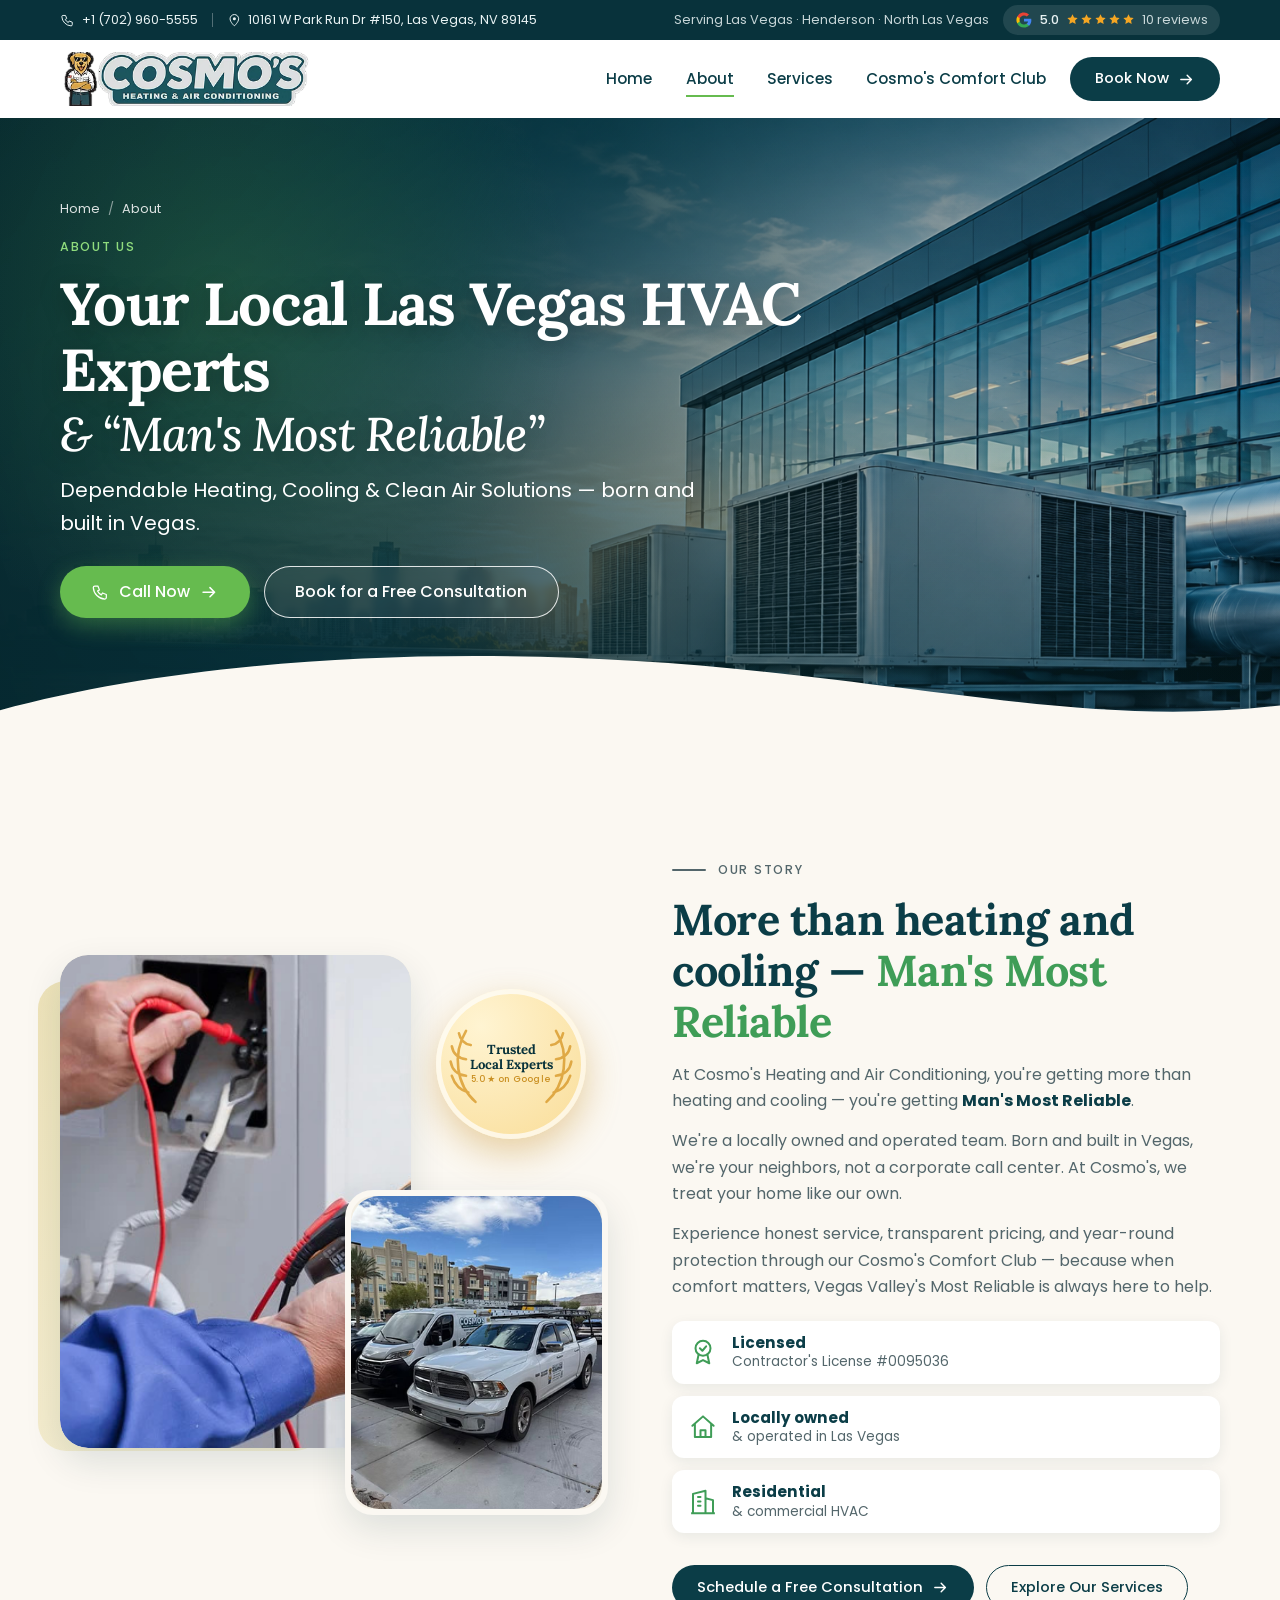
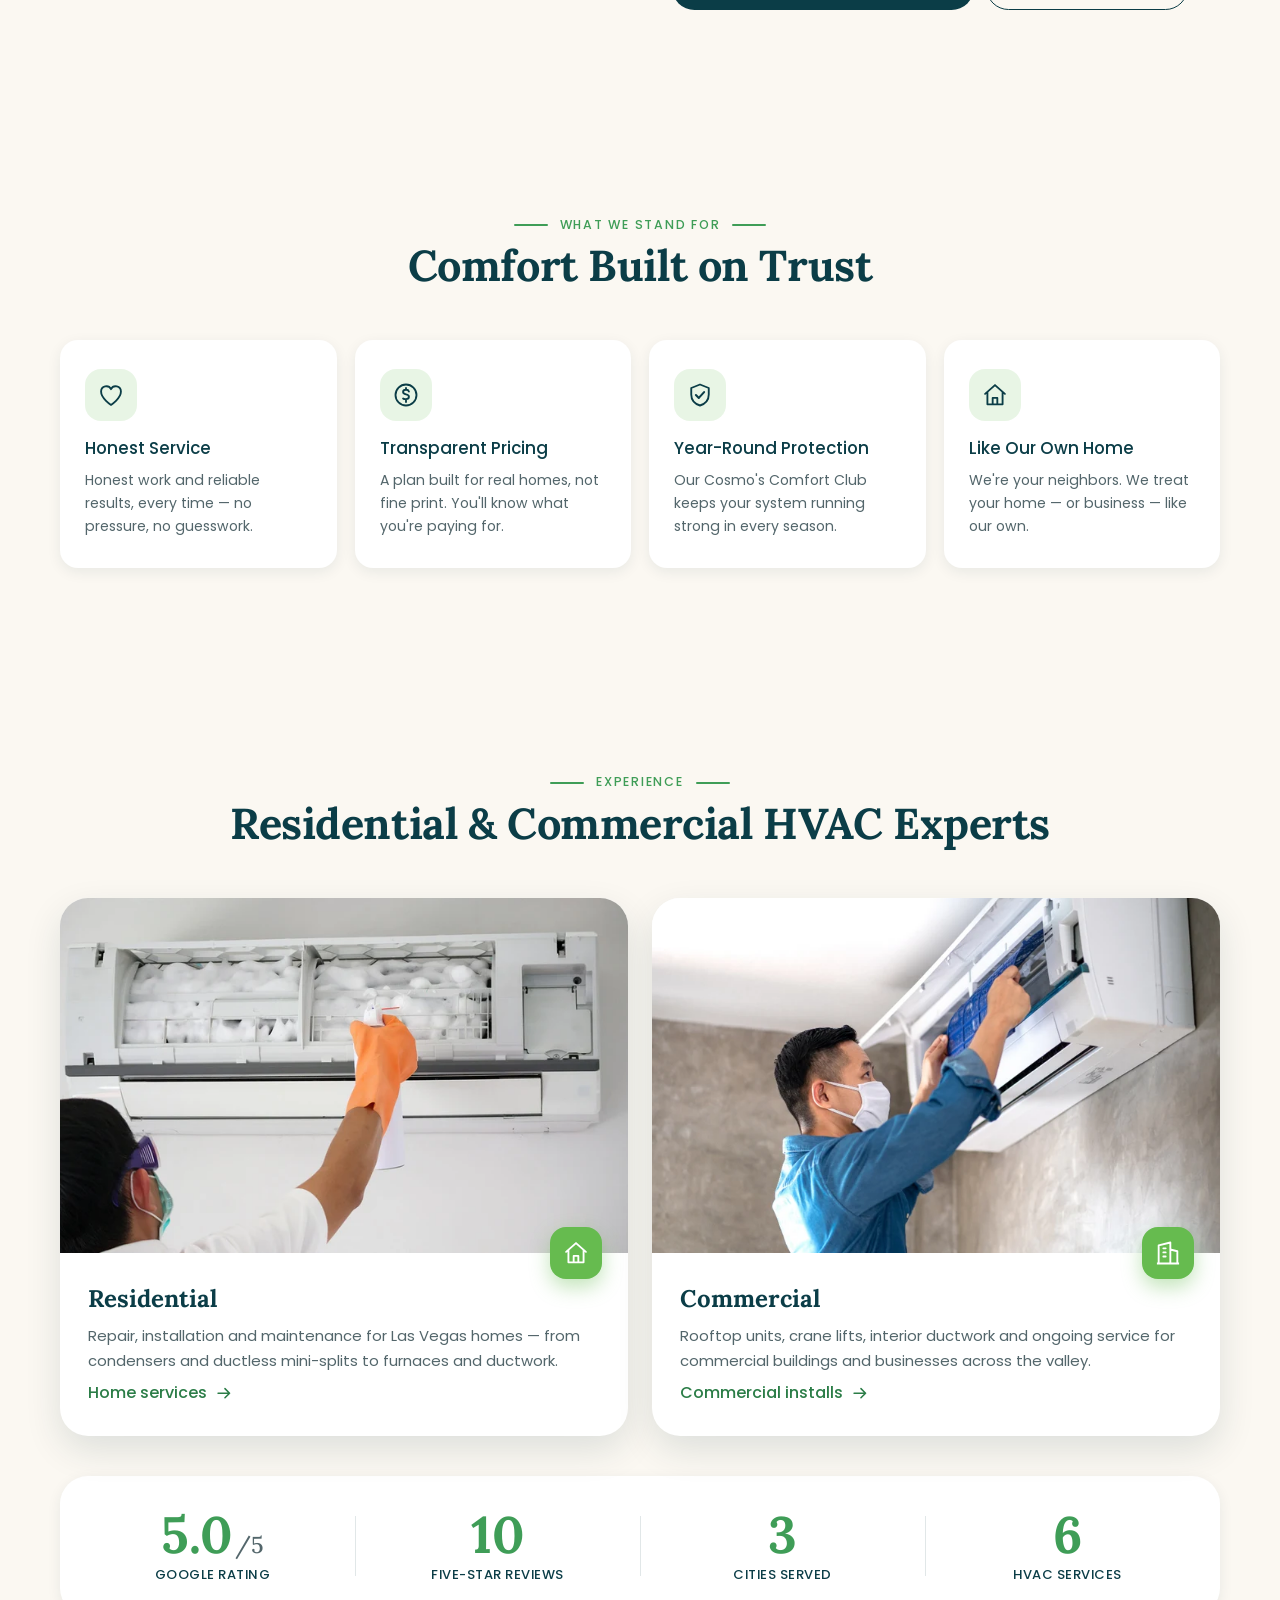
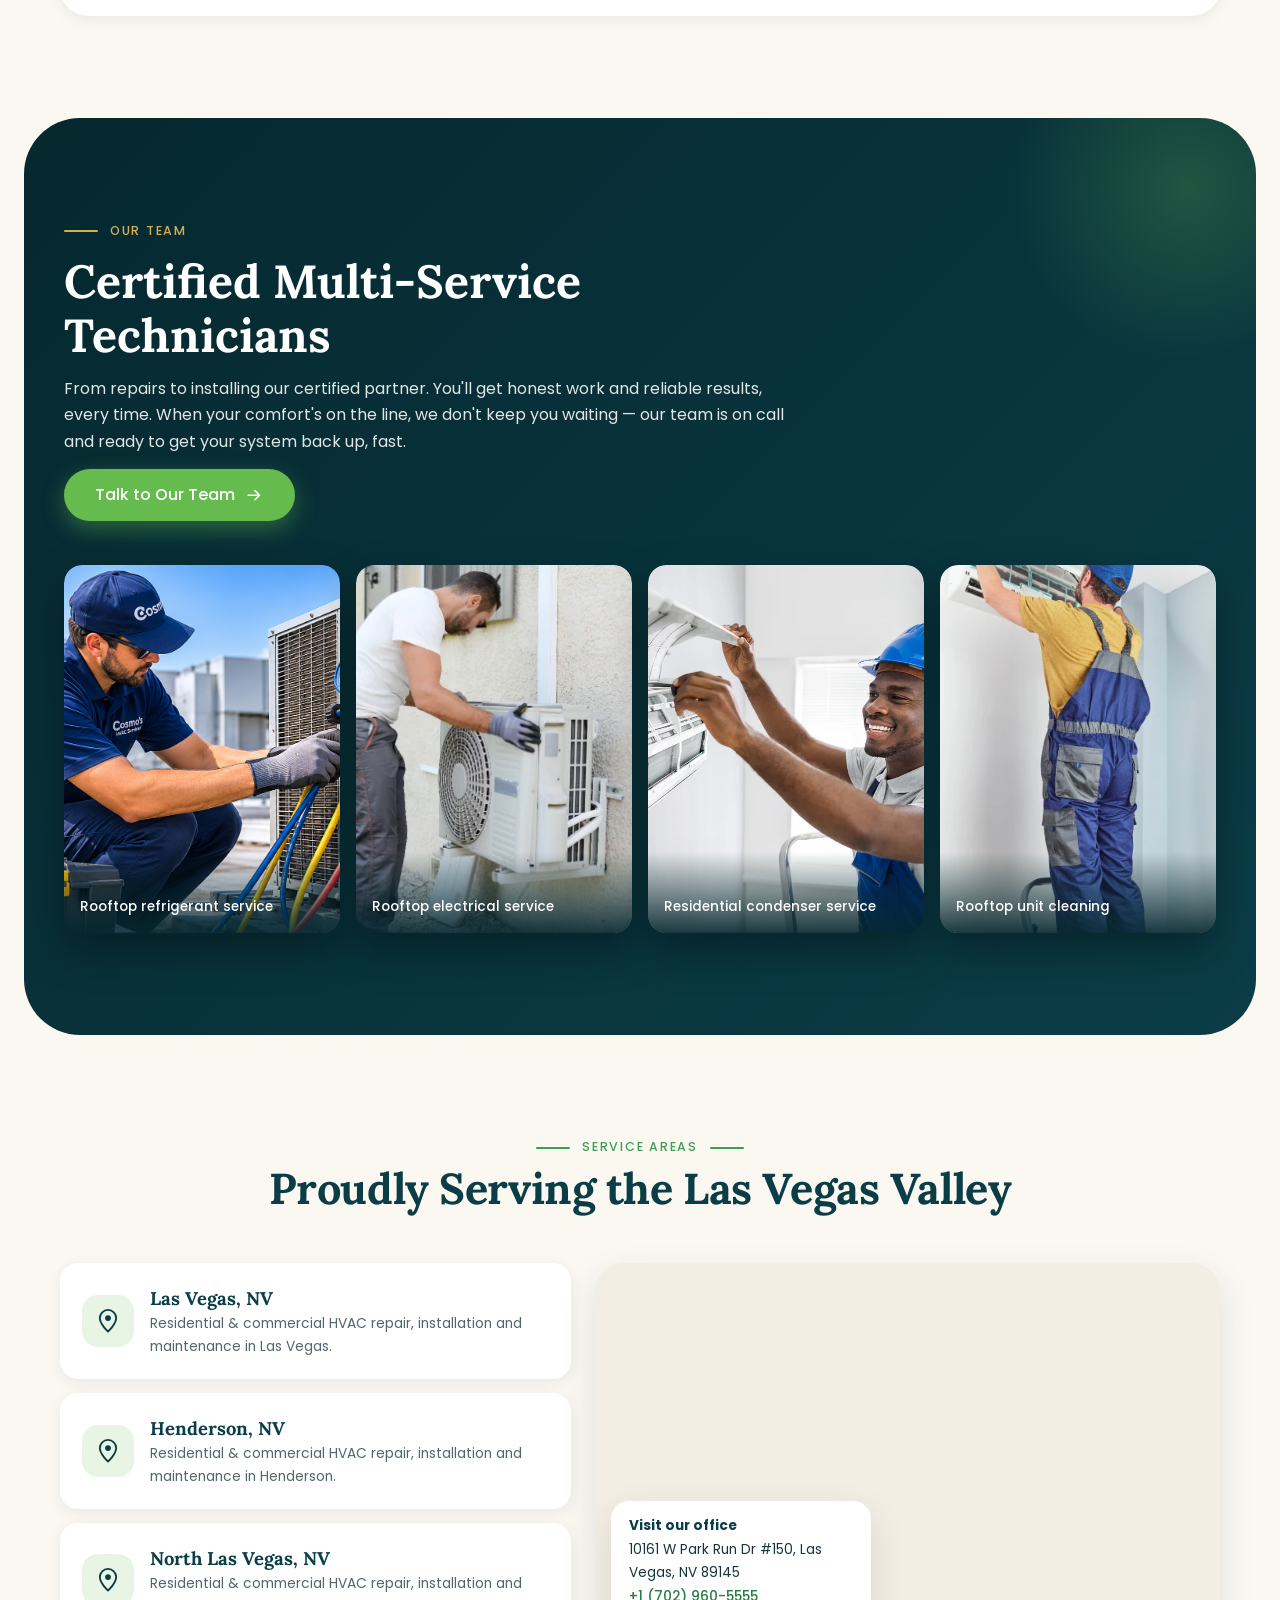
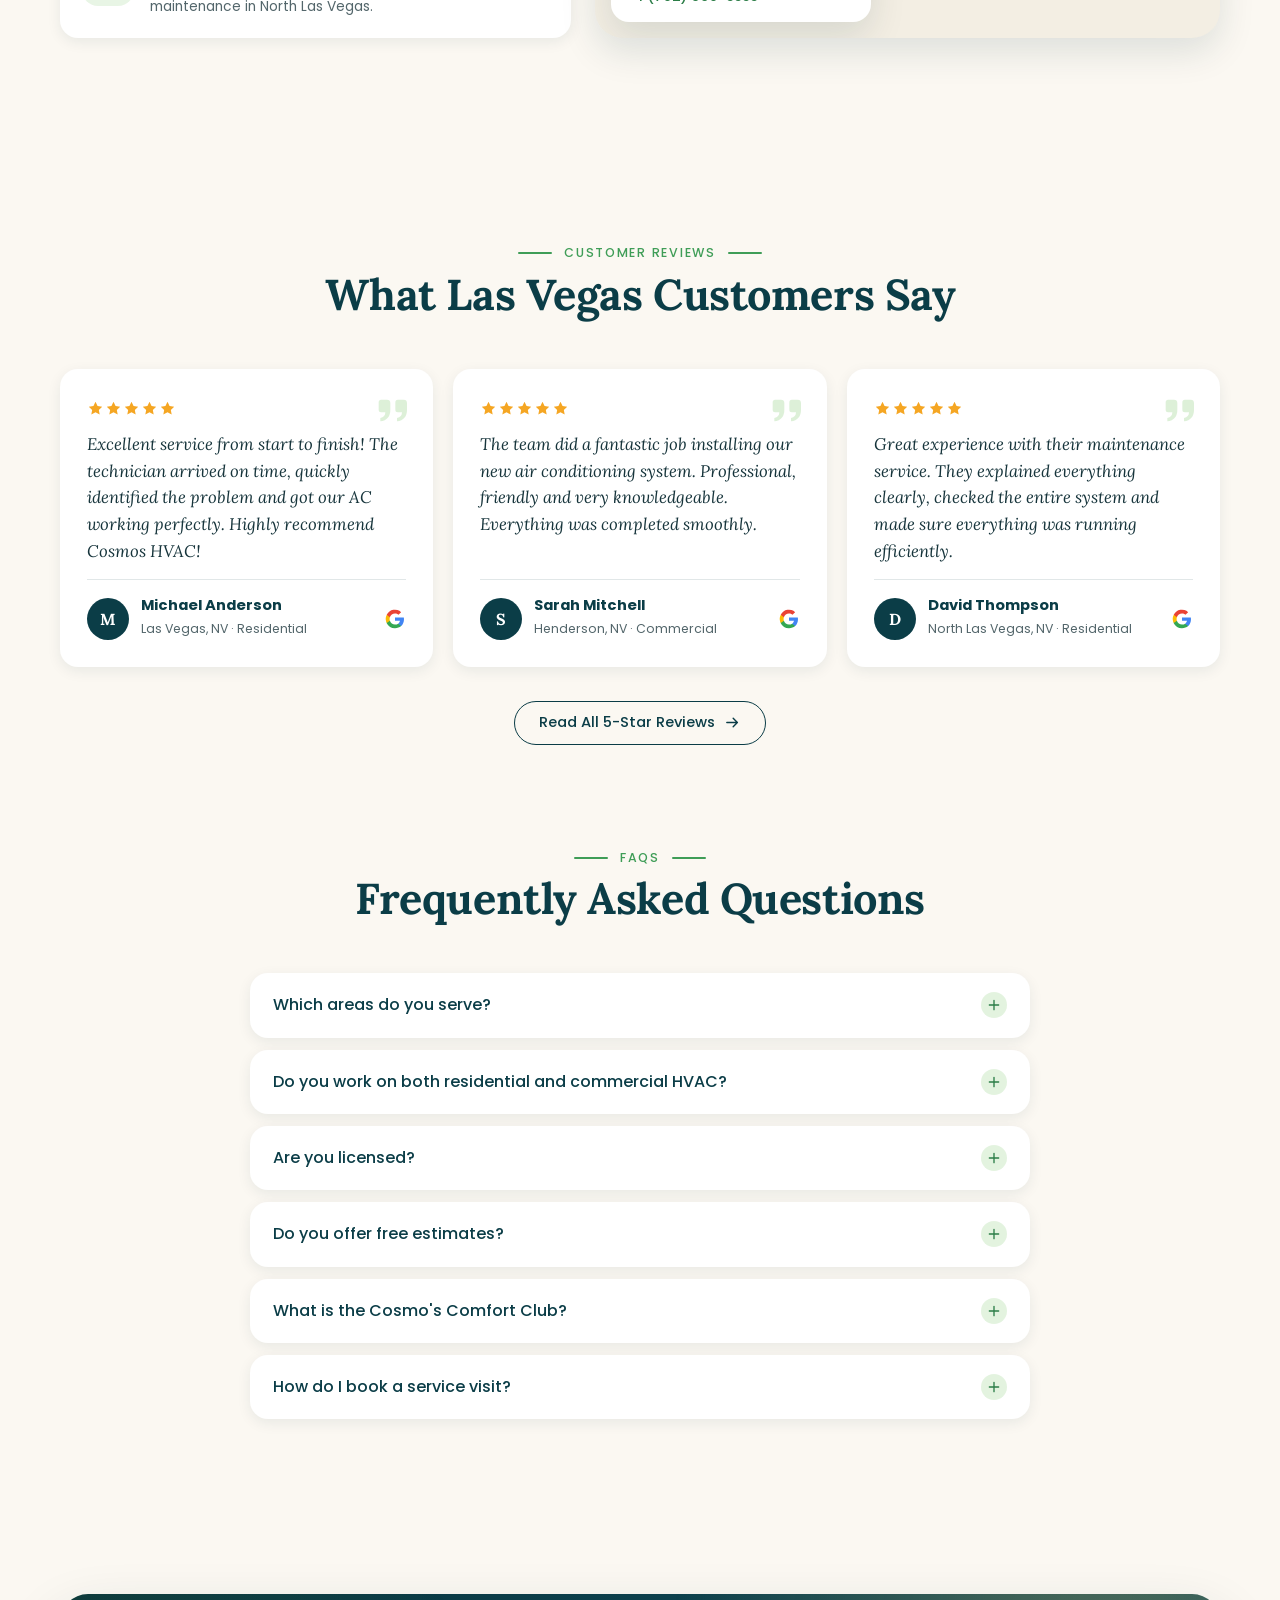
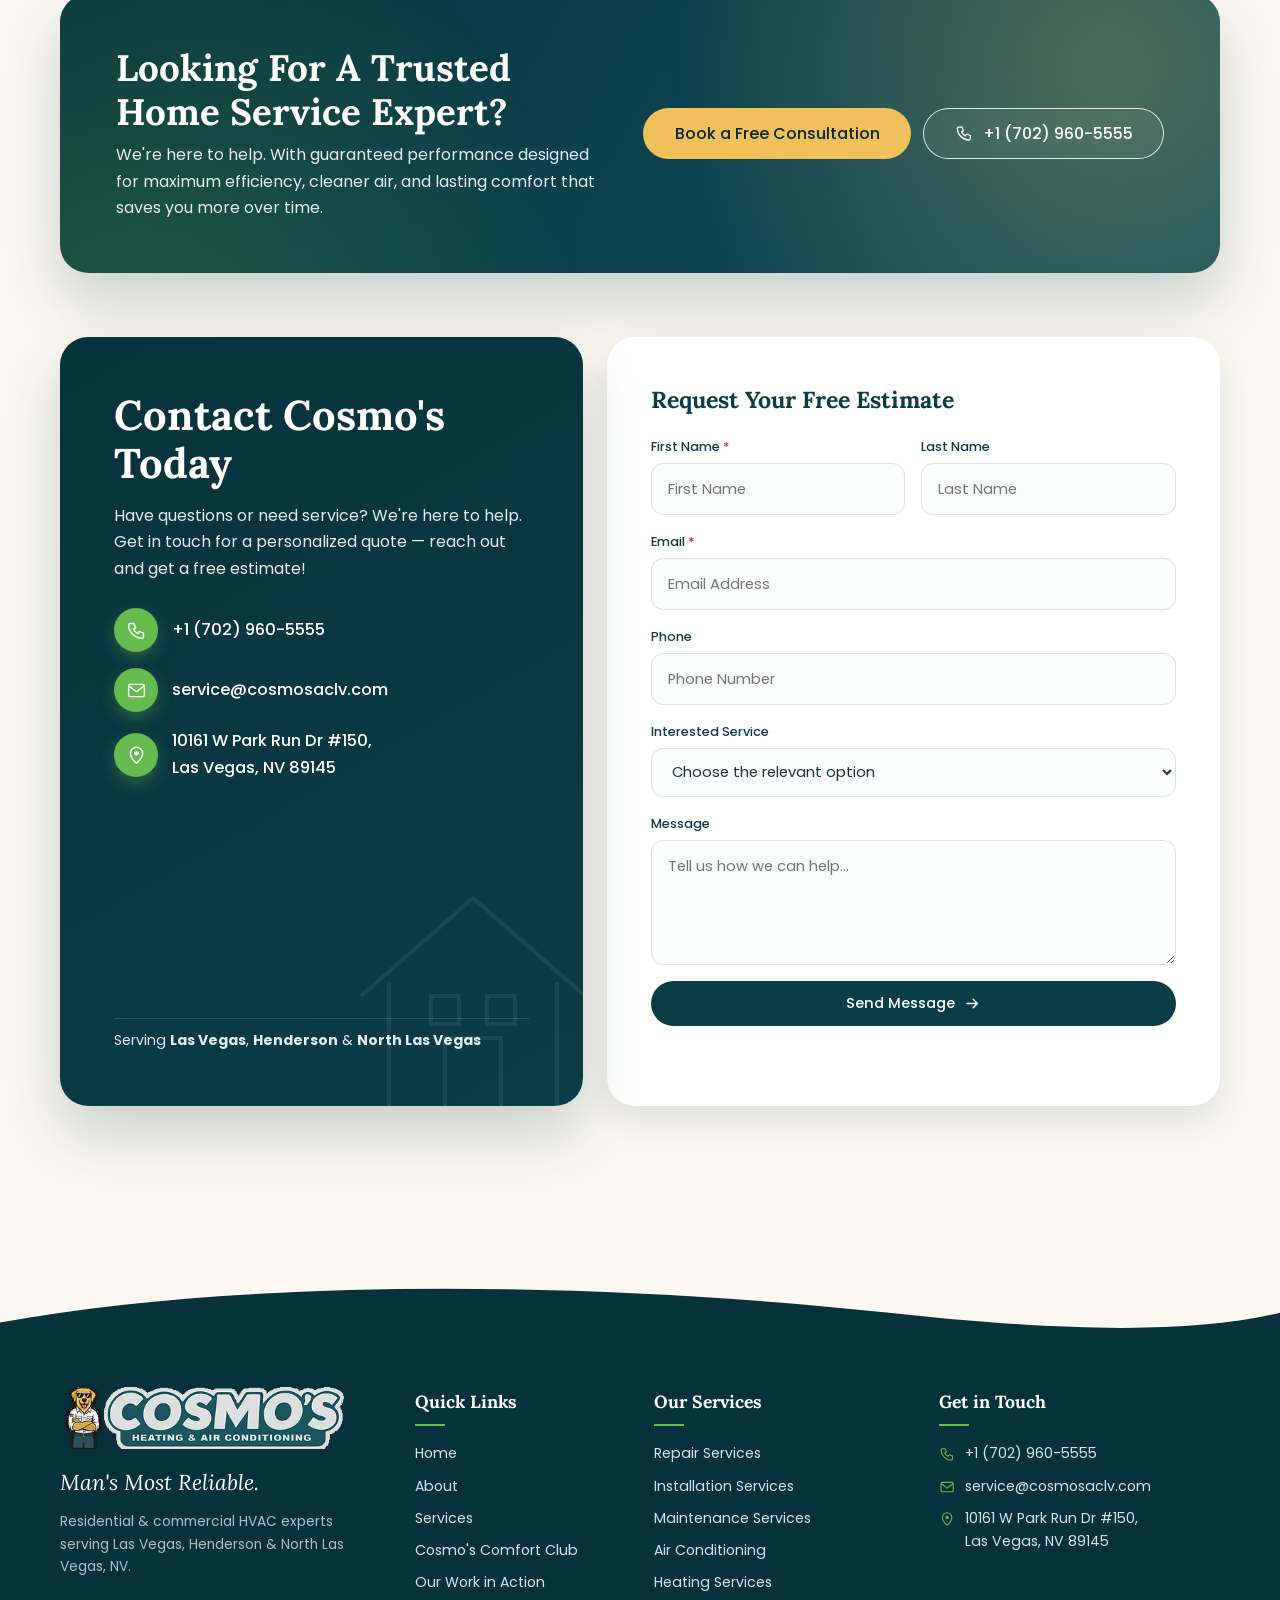
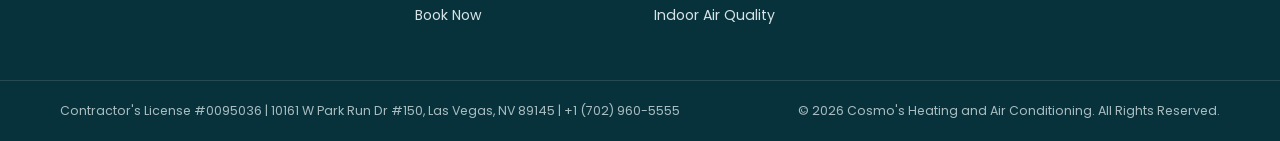
<file: about.html>
<!DOCTYPE html>
<html lang="en">
<head>
  <meta charset="utf-8">
  <meta name="viewport" content="width=device-width, initial-scale=1">
  <title>AC Repair Las Vegas | Cosmo’s Heating &amp; Air Conditioning</title>
  <meta name="description" content="Meet Cosmo's Heating and Air Conditioning &mdash; locally owned, Man's Most Reliable. Residential &amp; commercial HVAC experts serving Las Vegas, Henderson &amp; North Las Vegas. Contractor's License #0095036.">
  <meta name="theme-color" content="#0b3d47">
  <script>document.documentElement.classList.add('js')</script>
  <link rel="canonical" href="https://www.cosmosaclv.com/about.html">
  <meta property="og:type" content="website">
  <meta property="og:title" content="About Cosmo's Heating &amp; Air Conditioning | Locally Owned HVAC in Las Vegas, NV">
  <meta property="og:description" content="Meet Cosmo's Heating and Air Conditioning &mdash; locally owned, Man's Most Reliable. Residential &amp; commercial HVAC experts serving Las Vegas, Henderson &amp; North Las Vegas. Contractor's License #0095036.">
  <meta property="og:image" content="assets/images/og-image.jpg">
  <meta name="twitter:card" content="summary_large_image">
  <link rel="icon" type="image/png" href="assets/icons/favicon.png">
  <link rel="apple-touch-icon" href="assets/icons/apple-touch-icon.png">
  <link rel="preload" as="image" href="assets/images/hero-las-vegas.jpg" fetchpriority="high">
  <link rel="preload" as="font" type="font/woff" href="assets/fonts/Lora-Variable.woff" crossorigin>
  <link rel="preload" as="font" type="font/woff" href="assets/fonts/Poppins-Regular.woff" crossorigin>
  <link rel="stylesheet" href="style.css">
  <script type="application/ld+json">
{
  "@context": "https://schema.org",
  "@type": "BreadcrumbList",
  "itemListElement": [
    {
      "@type": "ListItem",
      "position": 1,
      "name": "Home",
      "item": "https://www.cosmosaclv.com/"
    },
    {
      "@type": "ListItem",
      "position": 2,
      "name": "About",
      "item": "https://www.cosmosaclv.com/about.html"
    }
  ]
}
  </script>
  <script type="application/ld+json">
{
  "@context": "https://schema.org",
  "@type": "FAQPage",
  "mainEntity": [
    {"@type":"Question","name":"Which areas do you serve?","acceptedAnswer":{"@type":"Answer","text":"We serve homes and businesses across Las Vegas, Henderson and North Las Vegas, NV."}},
    {"@type":"Question","name":"Do you work on both residential and commercial HVAC?","acceptedAnswer":{"@type":"Answer","text":"Yes. We handle home systems such as condensers, ductless mini-splits, furnaces and ductwork, plus commercial rooftop units, crane lifts and interior ductwork."}},
    {"@type":"Question","name":"Are you licensed?","acceptedAnswer":{"@type":"Answer","text":"Yes. Our Contractor's License number is #0095036."}},
    {"@type":"Question","name":"Do you offer free estimates?","acceptedAnswer":{"@type":"Answer","text":"Yes. Call us or fill out the form to request a free estimate."}},
    {"@type":"Question","name":"What is the Cosmo's Comfort Club?","acceptedAnswer":{"@type":"Answer","text":"It's our year-round protection plan that keeps your system running well in every season."}},
    {"@type":"Question","name":"How do I book a service visit?","acceptedAnswer":{"@type":"Answer","text":"Call +1 (702) 960-5555 or send us a message through the contact form."}}
  ]
}
</script>
</head>

<body class="page-about">
  <a class="skip-link" href="#main">Skip to main content</a>

  <svg width="0" height="0" style="position:absolute" aria-hidden="true" focusable="false">
    <defs>
      <symbol id="i-phone" viewBox="0 0 24 24"><path d="M5 4h4l2 5-2.5 1.5a11 11 0 0 0 5 5L15 13l5 2v4a2 2 0 0 1-2 2A16 16 0 0 1 3 6a2 2 0 0 1 2-2z" fill="none" stroke="currentColor" stroke-width="1.6" stroke-linejoin="round"/></symbol>
      <symbol id="i-pin" viewBox="0 0 24 24"><path d="M12 21s-7-6.2-7-11.5a7 7 0 0 1 14 0C19 14.800 12 21 12 21z" fill="none" stroke="currentColor" stroke-width="1.6" stroke-linejoin="round"/><circle cx="12" cy="9.500" r="2.500" fill="currentColor"/></symbol>
      <symbol id="i-mail" viewBox="0 0 24 24"><rect x="3" y="5" width="18" height="14" rx="2" fill="none" stroke="currentColor" stroke-width="1.6"/><path d="m3.500 7 8.500 6.500L20.500 7" fill="none" stroke="currentColor" stroke-width="1.6" stroke-linejoin="round"/></symbol>
      <symbol id="i-arrow" viewBox="0 0 24 24"><path d="M4 12h15m-6-6 6 6-6 6" fill="none" stroke="currentColor" stroke-width="2" stroke-linecap="round" stroke-linejoin="round"/></symbol>
      <symbol id="i-snow" viewBox="0 0 24 24"><g fill="none" stroke="currentColor" stroke-width="1.500" stroke-linecap="round" stroke-linejoin="round"><path d="M12 2v20M3.300 7l17.400 10M3.300 17 20.700 7"/><path d="m9.500 3.500 2.500 2 2.500-2m-2.500 15 2.500 2-2.500 2m0 0M4 9.500l3 .5-.5-3M20 14.500l-3-.5.500 3M4 14.500l3-.5-.5 3M20 9.500l-3 .5.500-3"/></g></symbol>
      <symbol id="i-shield" viewBox="0 0 24 24"><path d="M12 3 4.500 6v5.500c0 4.500 3.100 8 7.500 9.500 4.400-1.500 7.500-5 7.500-9.500V6z" fill="none" stroke="currentColor" stroke-width="1.600" stroke-linejoin="round"/><path d="m8.500 12 2.500 2.500 4.500-5" fill="none" stroke="currentColor" stroke-width="1.800" stroke-linecap="round" stroke-linejoin="round"/></symbol>
      <symbol id="i-house" viewBox="0 0 24 24"><path d="M3.500 11 12 3.500 20.500 11M5.500 9.500V20h13V9.500" fill="none" stroke="currentColor" stroke-width="1.600" stroke-linejoin="round" stroke-linecap="round"/><path d="M10 20v-5.500h4V20" fill="none" stroke="currentColor" stroke-width="1.600" stroke-linejoin="round"/></symbol>
      <symbol id="i-bolt" viewBox="0 0 24 24"><path d="M13 2.500 5 13.500h6l-1 8 8-11h-6z" fill="none" stroke="currentColor" stroke-width="1.600" stroke-linejoin="round"/></symbol>
      <symbol id="i-cal" viewBox="0 0 24 24"><rect x="3.500" y="5" width="17" height="15.500" rx="2" fill="none" stroke="currentColor" stroke-width="1.600"/><path d="M3.500 10h17M8 3v4M16 3v4M8 14h.01M12 14h.01M16 14h.01M8 17.500h.01M12 17.500h.01" fill="none" stroke="currentColor" stroke-width="1.800" stroke-linecap="round"/></symbol>
      <symbol id="i-wrench" viewBox="0 0 24 24"><path d="M14.500 6.500a4 4 0 0 0 4.800 4.800L21 9a5.500 5.500 0 0 1-7.600 6.200L7 21.500a2 2 0 0 1-3-3l6.300-6.400A5.500 5.500 0 0 1 15 3l-2 2.500z" fill="none" stroke="currentColor" stroke-width="1.500" stroke-linejoin="round"/></symbol>
      <symbol id="i-gear" viewBox="0 0 24 24"><circle cx="12" cy="12" r="3.200" fill="none" stroke="currentColor" stroke-width="1.600"/><path d="M12 2.500v3m0 13v3M2.500 12h3m13 0h3M5.300 5.300l2.100 2.100m9.200 9.200 2.100 2.100m0-13.400-2.100 2.100M7.400 16.600l-2.100 2.100" fill="none" stroke="currentColor" stroke-width="1.800" stroke-linecap="round"/><circle cx="12" cy="12" r="6.800" fill="none" stroke="currentColor" stroke-width="1.600"/></symbol>
      <symbol id="i-ac" viewBox="0 0 24 24"><rect x="2.500" y="6" width="19" height="12" rx="2" fill="none" stroke="currentColor" stroke-width="1.600"/><path d="M6 10.500h12M6 13.500h12M6 16h5" fill="none" stroke="currentColor" stroke-width="1.400" stroke-linecap="round"/><path d="M7 18v2m10-2v2" stroke="currentColor" stroke-width="1.600" stroke-linecap="round"/></symbol>
      <symbol id="i-flame" viewBox="0 0 24 24"><path d="M12 2.500c.500 3.500-3.500 5-3.500 9a3.500 3.500 0 0 0 7 0c0-1.200-.5-2-.9-2.800C16.600 9.700 19 11.700 19 15a7 7 0 0 1-14 0c0-5 5.500-6.500 7-12.500z" fill="none" stroke="currentColor" stroke-width="1.600" stroke-linejoin="round"/></symbol>
      <symbol id="i-air" viewBox="0 0 24 24"><g fill="none" stroke="currentColor" stroke-width="1.700" stroke-linecap="round"><path d="M3 8.500h10.500a2.500 2.500 0 1 0-2.500-2.500"/><path d="M3 12.500h15a2.500 2.500 0 1 1-2.500 2.500"/><path d="M3 16.500h7a2 2 0 1 1-2 2"/></g></symbol>
      <symbol id="i-check" viewBox="0 0 24 24"><path d="m5 12.500 4.500 4.500L19 7.500" fill="none" stroke="currentColor" stroke-width="2.400" stroke-linecap="round" stroke-linejoin="round"/></symbol>
      <symbol id="i-chev-l" viewBox="0 0 24 24"><path d="m15 5-7 7 7 7" fill="none" stroke="currentColor" stroke-width="2" stroke-linecap="round" stroke-linejoin="round"/></symbol>
      <symbol id="i-chev-r" viewBox="0 0 24 24"><path d="m9 5 7 7-7 7" fill="none" stroke="currentColor" stroke-width="2" stroke-linecap="round" stroke-linejoin="round"/></symbol>
      <symbol id="i-star" viewBox="0 0 24 24"><path d="m12 2.500 2.900 6 6.600.9-4.800 4.600 1.200 6.500L12 17.300l-5.900 3.200 1.200-6.500L2.500 9.400l6.600-.9z" fill="currentColor"/></symbol>
      <symbol id="i-google" viewBox="0 0 24 24"><path fill="#4285F4" d="M21.800 12.200c0-.7-.1-1.300-.2-1.900H12v3.700h5.500a4.700 4.700 0 0 1-2 3.100v2.500h3.300c1.900-1.800 3-4.400 3-7.400z"/><path fill="#34A853" d="M12 22c2.700 0 5-.9 6.700-2.400l-3.300-2.500c-.9.600-2 1-3.400 1-2.600 0-4.800-1.800-5.600-4.100H3v2.600A10 10 0 0 0 12 22z"/><path fill="#FBBC05" d="M6.400 14c-.2-.6-.3-1.300-.3-2s.1-1.400.3-2V7.400H3a10 10 0 0 0 0 9z"/><path fill="#EA4335" d="M12 5.900c1.500 0 2.800.5 3.800 1.500l2.900-2.900A10 10 0 0 0 3 7.400L6.400 10C7.200 7.700 9.400 5.900 12 5.900z"/></symbol>
      <symbol id="i-quote" viewBox="0 0 24 24"><path d="M9 7H5.500A1.500 1.500 0 0 0 4 8.500V13a1.500 1.500 0 0 0 1.500 1.500H8c0 2-1 3-3 3.500v2c4-.5 6-3 6-7V9a2 2 0 0 0-2-2zm10 0h-3.500A1.500 1.500 0 0 0 14 8.500V13a1.500 1.500 0 0 0 1.500 1.500H18c0 2-1 3-3 3.500v2c4-.5 6-3 6-7V9a2 2 0 0 0-2-2z" fill="currentColor"/></symbol>
      <symbol id="i-up" viewBox="0 0 24 24"><path d="m5 15 7-7 7 7" fill="none" stroke="currentColor" stroke-width="2.200" stroke-linecap="round" stroke-linejoin="round"/></symbol>
      <symbol id="i-building" viewBox="0 0 24 24"><g fill="none" stroke="currentColor" stroke-width="1.600" stroke-linejoin="round"><path d="M4 21V5.500L14 3v18M14 9l6 1.500V21M2.500 21h19"/><path d="M8 8h2m-2 3.500h2M8 15h2" stroke-linecap="round"/></g></symbol>
      <symbol id="i-dollar" viewBox="0 0 24 24"><g fill="none" stroke="currentColor" stroke-width="1.600" stroke-linecap="round" stroke-linejoin="round"><circle cx="12" cy="12" r="9"/><path d="M14.500 9a2.500 2 0 0 0-2.500-1.500c-1.400 0-2.500.8-2.500 2s1 1.700 2.500 2 2.500.8 2.500 2-1.100 2-2.500 2A2.600 2 0 0 1 9.500 15M12 6v1.500m0 9V18"/></g></symbol>
      <symbol id="i-plus" viewBox="0 0 24 24"><path d="M12 5v14M5 12h14" fill="none" stroke="currentColor" stroke-width="2" stroke-linecap="round"/></symbol>
      <symbol id="i-users" viewBox="0 0 24 24"><g fill="none" stroke="currentColor" stroke-width="1.600" stroke-linecap="round" stroke-linejoin="round"><circle cx="9" cy="8" r="3.500"/><path d="M2.500 20c0-3.600 2.900-6 6.500-6s6.500 2.400 6.500 6M16 4.600a3.500 3.500 0 0 1 0 6.800M18 14.300c2 .8 3.500 2.700 3.500 5.700"/></g></symbol>
      <symbol id="i-badge" viewBox="0 0 24 24"><g fill="none" stroke="currentColor" stroke-width="1.600" stroke-linejoin="round" stroke-linecap="round"><circle cx="12" cy="9" r="6"/><path d="m8.500 14 -1.500 7 5-2.500 5 2.500-1.500-7"/><path d="m9.500 9 2 2 3-3.500"/></g></symbol>
      <symbol id="i-heart" viewBox="0 0 24 24"><path d="M12 20.500S3.500 15 3.500 9A4.500 4.500 0 0 1 12 7a4.500 4.500 0 0 1 8.500 2c0 6-8.500 11.500-8.500 11.500z" fill="none" stroke="currentColor" stroke-width="1.600" stroke-linejoin="round"/></symbol>
    </defs>

  <!-- ===== Top info bar ===== -->
  <div class="topbar">
    <div class="container topbar__inner">
      <div class="topbar__left">
        <a href="tel:+17029605555"><svg class="ico" aria-hidden="true"><use href="#i-phone"/></svg><span>+1 (702) 960-5555</span></a>
        <span class="topbar__sep" aria-hidden="true"></span>
        <a class="topbar__addr" href="https://www.google.com/maps/search/?api=1&amp;query=10161+W+Park+Run+Dr+%23150+Las+Vegas+NV+89145" target="_blank" rel="noopener"><svg class="ico" aria-hidden="true"><use href="#i-pin"/></svg><span>10161 W Park Run Dr #150, Las Vegas, NV 89145</span></a>
      </div>
      <div class="topbar__right">
        <span class="topbar__areas">Serving Las Vegas · Henderson · North Las Vegas</span>
        <a class="rating-chip" href="index.html#reviews" aria-label="Rated 5.0 out of 5 on Google, 10 reviews">
          <svg class="ico ico--g" aria-hidden="true"><use href="#i-google"/></svg>
          <strong>5.0</strong>
          <span class="stars" aria-hidden="true"><svg><use href="#i-star"/></svg><svg><use href="#i-star"/></svg><svg><use href="#i-star"/></svg><svg><use href="#i-star"/></svg><svg><use href="#i-star"/></svg></span>
          <span class="rating-chip__n">10 reviews</span>
        </a>
      </div>
    </div>
  </div>

  <!-- ===== Header / navigation ===== -->
  <header class="header" id="header">
    <div class="container header__inner">
      <a class="brand" href="index.html" aria-label="Cosmo's Heating and Air Conditioning – home">
        <img src="assets/images/logo.png" alt="Cosmo's Heating &amp; Air Conditioning logo" width="406" height="87">
      </a>

      <nav class="nav" id="nav" aria-label="Primary">
        <ul class="nav__list">
          <li><a class="nav__link" href="index.html">Home</a></li>
          <li><a class="nav__link is-active" href="about.html" aria-current="page">About</a></li>
          <li><a class="nav__link" href="services.html">Services</a></li>
          <li><a class="nav__link" href="comfort-club.html">Cosmo's Comfort Club</a></li>
          <li class="nav__cta-mobile"><a class="btn btn--dark" href="#contact">Book Now <svg class="ico" aria-hidden="true"><use href="#i-arrow"/></svg></a></li>
        </ul>
      </nav>

      <a class="btn btn--dark header__cta" href="#contact">Book Now <svg class="ico" aria-hidden="true"><use href="#i-arrow"/></svg></a>

      <button class="burger" id="burger" aria-label="Open menu" aria-expanded="false" aria-controls="nav">
        <span></span><span></span><span></span>
      </button>
    </div>
    <div class="scroll-progress" id="progress" aria-hidden="true"></div>
  </header>

  <main id="main">
    <section class="page-hero about-hero" aria-labelledby="page-title">
      <div class="hero__media">
        <div class="hero__bg" data-parallax="0.22" style="background-image:url('assets/images/836f4e8e-35cc-41e4-aee0-8da93316e8cb.png');background-position: 15% 60%;" role="img" aria-label="Las Vegas skyline with the Strip and mountains at sunset"></div>
        <div class="hero__overlay" aria-hidden="true"></div>
        <div class="hero__glow" aria-hidden="true"></div>
      </div>
      <div class="container page-hero__inner">
        <nav class="crumbs" aria-label="Breadcrumb"><ol><li><a href="index.html">Home</a></li><li aria-current="page">About</li></ol></nav>
        <p class="eyebrow eyebrow--light reveal">About Us</p>
        <h1 id="page-title" class="page-hero__title reveal" style="--d:.08s">Your Local Las Vegas HVAC Experts <em>&amp; &ldquo;Man's Most Reliable&rdquo;</em></h1>
        <p class="page-hero__lead reveal" style="--d:.16s">Dependable Heating, Cooling &amp; Clean Air Solutions &mdash; born and built in Vegas.</p>
        <div class="hero__actions reveal" style="--d:.24s"><a class="btn btn--green btn--lg" href="tel:+17029605555"><svg class="ico" aria-hidden="true"><use href="#i-phone"/></svg> Call Now <svg class="ico btn__arrow" aria-hidden="true"><use href="#i-arrow"/></svg></a><a class="btn btn--ghost btn--lg" href="#contact">Book for a Free Consultation</a></div>
      </div>
      <svg class="hero__curve" viewBox="0 0 1440 120" preserveAspectRatio="none" aria-hidden="true"><path d="M0 120V70C240 10 560 0 860 30c250 25 400 55 580 35v55z"/></svg>
    </section>

    <section class="section story" aria-labelledby="story-title">
      <div class="container story__grid">
        <div class="story__media reveal">
          <div class="about__blob" aria-hidden="true"></div>
          <figure class="story__img story__img--main img-frame"><button class="g-item g-item--plain" type="button" data-lightbox data-full="assets/images/rooftop-package-unit.jpg" data-title="Rooftop package unit" data-cat="Installation" aria-label="Enlarge photo: Rooftop package unit"><img src="assets/images/blog-1.jpg" alt="Rooftop package HVAC unit installed on a Las Vegas roof" width="756" height="1014" loading="lazy" decoding="async"><span class="g-item__zoom g-item__zoom--abs" aria-hidden="true">+</span></button></figure>
          <figure class="story__img story__img--van img-frame"><button class="g-item g-item--plain" type="button" data-lightbox data-full="assets/images/cosmos-service-van.jpg" data-title="Cosmo's service fleet" data-cat="Our Team" aria-label="Enlarge photo: Cosmo's service fleet"><img src="assets/images/cosmos-service-van.jpg" alt="Cosmo's Heating and Air Conditioning service van and truck" width="696" height="926" loading="lazy" decoding="async"><span class="g-item__zoom g-item__zoom--abs" aria-hidden="true">+</span></button></figure>
          <div class="badge" data-tilt><svg class="badge__laurel" viewBox="0 0 120 120" aria-hidden="true"><g fill="none" stroke="#d99a2b" stroke-width="2.200" stroke-linecap="round"><path d="M30 92C14 78 10 52 22 32M24 84c-8-2-12-8-14-14M22 70c-8-1-12-6-13-12M22 56c-7-1-11-5-12-11M26 44c-6-1-9-5-10-10"/><path d="M90 92c16-14 20-40 8-60M96 84c8-2 12-8 14-14M98 70c8-1 12-6 13-12M98 56c7-1 11-5 12-11M94 44c6-1 9-5 10-10"/></g></svg><div class="badge__txt"><strong>Trusted<br>Local Experts</strong><span>5.0 ★ on Google</span></div></div>
        </div>
        <div class="story__copy reveal" style="--d:.1s">
          <p class="eyebrow"><span class="eyebrow__line"></span>Our Story</p>
          <h2 id="story-title" class="h2">More than heating and cooling &mdash; <span class="g">Man's Most Reliable</span></h2>
          <p>At Cosmo's Heating and Air Conditioning, you're getting more than heating and cooling &mdash; you're getting <strong>Man's Most Reliable</strong>.</p>
          <p>We're a locally owned and operated team. Born and built in Vegas, we're your neighbors, not a corporate call center. At Cosmo's, we treat your home like our own.</p>
          <p>Experience honest service, transparent pricing, and year-round protection through our Cosmo's Comfort Club &mdash; because when comfort matters, Vegas Valley's Most Reliable is always here to help.</p>
          <ul class="facts">
            <li><svg class="ico" aria-hidden="true"><use href="#i-badge"/></svg><span><strong>Licensed</strong>Contractor's License #0095036</span></li>
            <li><svg class="ico" aria-hidden="true"><use href="#i-house"/></svg><span><strong>Locally owned</strong>&amp; operated in Las Vegas</span></li>
            <li><svg class="ico" aria-hidden="true"><use href="#i-building"/></svg><span><strong>Residential</strong>&amp; commercial HVAC</span></li>
          </ul>
          <div class="btn-row"><a class="btn btn--dark" href="#contact">Schedule a Free Consultation <svg class="ico btn__arrow" aria-hidden="true"><use href="#i-arrow"/></svg></a><a class="btn btn--outline" href="services.html">Explore Our Services</a></div>
        </div>
      </div>
    </section>

    <section class="section values" aria-labelledby="values-title">
      <div class="container">
        <header class="center-head reveal"><p class="eyebrow eyebrow--green"><span class="eyebrow__line"></span>What We Stand For<span class="eyebrow__line"></span></p><h2 id="values-title" class="h2 h2--center">Comfort Built on Trust</h2></header>
        <ul class="pillars">
          <li class="pillar reveal"><span class="pillar__ico"><svg class="ico" aria-hidden="true"><use href="#i-heart"/></svg></span><h3>Honest Service</h3><p>Honest work and reliable results, every time &mdash; no pressure, no guesswork.</p></li>
          <li class="pillar reveal" style="--d:.08s"><span class="pillar__ico"><svg class="ico" aria-hidden="true"><use href="#i-dollar"/></svg></span><h3>Transparent Pricing</h3><p>A plan built for real homes, not fine print. You'll know what you're paying for.</p></li>
          <li class="pillar reveal" style="--d:.16s"><span class="pillar__ico"><svg class="ico" aria-hidden="true"><use href="#i-shield"/></svg></span><h3>Year-Round Protection</h3><p>Our Cosmo's Comfort Club keeps your system running strong in every season.</p></li>
          <li class="pillar reveal" style="--d:.24s"><span class="pillar__ico"><svg class="ico" aria-hidden="true"><use href="#i-house"/></svg></span><h3>Like Our Own Home</h3><p>We're your neighbors. We treat your home &mdash; or business &mdash; like our own.</p></li>
        </ul>
      </div>
    </section>

    <section class="section dual" aria-labelledby="dual-title">
      <div class="container">
        <header class="center-head reveal"><p class="eyebrow eyebrow--green"><span class="eyebrow__line"></span>Experience<span class="eyebrow__line"></span></p><h2 id="dual-title" class="h2 h2--center">Residential &amp; Commercial HVAC Experts</h2></header>
        <div class="dual__grid">
          <article class="dual__card reveal">
            <figure class="dual__img"><button class="g-item g-item--plain" type="button" data-lightbox data-full="assets/images/residential-ac-desert-home.jpg" data-title="Residential AC installation" data-cat="Residential" aria-label="Enlarge photo: Residential AC installation"><img src="assets/images/blog-2.webp" alt="Modern Las Vegas home with a new air conditioner and desert landscaping" width="802" height="802" loading="lazy" decoding="async"><span class="g-item__zoom g-item__zoom--abs" aria-hidden="true">+</span></button></figure>
            <div class="dual__body"><span class="dual__ico"><svg class="ico" aria-hidden="true"><use href="#i-house"/></svg></span><h3>Residential</h3><p>Repair, installation and maintenance for Las Vegas homes &mdash; from condensers and ductless mini-splits to furnaces and ductwork.</p><a class="link-arrow" href="services.html#air-conditioning">Home services <svg class="ico btn__arrow" aria-hidden="true"><use href="#i-arrow"/></svg></a></div>
          </article>
          <article class="dual__card reveal" style="--d:.1s">
            <figure class="dual__img"><button class="g-item g-item--plain" type="button" data-lightbox data-full="assets/images/crane-set-rooftop-unit.jpg" data-title="Crane-set rooftop unit" data-cat="Installation" aria-label="Enlarge photo: Crane-set rooftop unit"><img src="assets/images/AdobeStock.webp" alt="Crane setting a commercial rooftop HVAC unit" width="696" height="928" loading="lazy" decoding="async"><span class="g-item__zoom g-item__zoom--abs" aria-hidden="true">+</span></button></figure>
            <div class="dual__body"><span class="dual__ico"><svg class="ico" aria-hidden="true"><use href="#i-building"/></svg></span><h3>Commercial</h3><p>Rooftop units, crane lifts, interior ductwork and ongoing service for commercial buildings and businesses across the valley.</p><a class="link-arrow" href="services.html#installation">Commercial installs <svg class="ico btn__arrow" aria-hidden="true"><use href="#i-arrow"/></svg></a></div>
          </article>
        </div>
        <ul class="counters counters--about">
          <li class="counter reveal"><span class="counter__num"><span data-count="5" data-decimals="1">5.0</span><small>/5</small></span><span class="counter__label">Google Rating</span></li>
          <li class="counter reveal" style="--d:.08s"><span class="counter__num"><span data-count="10">10</span></span><span class="counter__label">Five-Star Reviews</span></li>
          <li class="counter reveal" style="--d:.16s"><span class="counter__num"><span data-count="3">3</span></span><span class="counter__label">Cities Served</span></li>
          <li class="counter reveal" style="--d:.24s"><span class="counter__num"><span data-count="6">6</span></span><span class="counter__label">HVAC Services</span></li>
        </ul>
      </div>
    </section>

    <section class="section team" aria-labelledby="team-title">
      <div class="container">
        <div class="team__intro reveal">
          <p class="eyebrow eyebrow--gold"><span class="eyebrow__line"></span>Our Team</p>
          <h2 id="team-title" class="team__title">Certified Multi-Service Technicians</h2>
          <p>From repairs to installing our certified partner. You'll get honest work and reliable results, every time. When your comfort's on the line, we don't keep you waiting &mdash; our team is on call and ready to get your system back up, fast.</p>
          <a class="btn btn--green btn--lg" href="#contact">Talk to Our Team <svg class="ico btn__arrow" aria-hidden="true"><use href="#i-arrow"/></svg></a>
        </div>
        <ul class="team__grid"><li class="team-card reveal" style="--d:0.0s"><button class="g-item g-item--plain team-card__btn" type="button" data-lightbox data-full="assets/images/7dc27f6b-972e-4596-8697-6d7fdb846e5a.png" data-title="Rooftop refrigerant service" data-cat="Repair" aria-label="Enlarge photo: Rooftop refrigerant service"><img src="assets/images/7dc27f6b-972e-4596-8697-6d7fdb846e5a.png" alt="Cosmo's technician servicing a rooftop unit" width="696" height="926" loading="lazy" decoding="async"><span class="g-item__zoom g-item__zoom--abs" aria-hidden="true">+</span></button><span class="team-card__cap">Rooftop refrigerant service</span></li><li class="team-card reveal" style="--d:0.08s"><button class="g-item g-item--plain team-card__btn" type="button" data-lightbox data-full="assets/images/AdobeStock_4.webp" data-title="Rooftop electrical service" data-cat="Repair" aria-label="Enlarge photo: Rooftop electrical service"><img src="assets/images/AdobeStock_4.webp" alt="Cosmo's technician servicing a rooftop unit's electrical" width="696" height="928" loading="lazy" decoding="async"><span class="g-item__zoom g-item__zoom--abs" aria-hidden="true">+</span></button><span class="team-card__cap">Rooftop electrical service</span></li><li class="team-card reveal" style="--d:0.16s"><button class="g-item g-item--plain team-card__btn" type="button" data-lightbox data-full="assets/images/AdobeStock_3.webp" data-title="Residential condenser service" data-cat="Repair" aria-label="Enlarge photo: Residential condenser service"><img src="assets/images/AdobeStock_3.webp" alt="Cosmo's technician servicing a residential condenser" width="696" height="926" loading="lazy" decoding="async"><span class="g-item__zoom g-item__zoom--abs" aria-hidden="true">+</span></button><span class="team-card__cap">Residential condenser service</span></li><li class="team-card reveal" style="--d:0.24s"><button class="g-item g-item--plain team-card__btn" type="button" data-lightbox data-full="assets/images/AdobeStock_2.webp" data-title="Rooftop unit cleaning" data-cat="Maintenance" aria-label="Enlarge photo: Rooftop unit cleaning"><img src="assets/images/AdobeStock_2.webp" alt="Cosmo's technician cleaning a rooftop unit" width="696" height="928" loading="lazy" decoding="async"><span class="g-item__zoom g-item__zoom--abs" aria-hidden="true">+</span></button><span class="team-card__cap">Rooftop unit cleaning</span></li></ul>
      </div>
    </section>

    <section class="section areas" id="areas" aria-labelledby="areas-title">
      <div class="container">
        <header class="center-head reveal"><p class="eyebrow eyebrow--green"><span class="eyebrow__line"></span>Service Areas<span class="eyebrow__line"></span></p><h2 id="areas-title" class="h2 h2--center">Proudly Serving the Las Vegas Valley</h2></header>
        <div class="areas__grid">
          <ul class="areas__list"><li class="area reveal" style="--d:0.0s"><span class="area__ico"><svg class="ico" aria-hidden="true"><use href="#i-pin"/></svg></span><h3>Las Vegas, NV</h3><p>Residential &amp; commercial HVAC repair, installation and maintenance in Las Vegas.</p></li><li class="area reveal" style="--d:0.08s"><span class="area__ico"><svg class="ico" aria-hidden="true"><use href="#i-pin"/></svg></span><h3>Henderson, NV</h3><p>Residential &amp; commercial HVAC repair, installation and maintenance in Henderson.</p></li><li class="area reveal" style="--d:0.16s"><span class="area__ico"><svg class="ico" aria-hidden="true"><use href="#i-pin"/></svg></span><h3>North Las Vegas, NV</h3><p>Residential &amp; commercial HVAC repair, installation and maintenance in North Las Vegas.</p></li></ul>
          <div class="map reveal" style="--d:.1s">
            <iframe title="Map showing Cosmo's Heating and Air Conditioning at 10161 W Park Run Dr, Las Vegas" loading="lazy" referrerpolicy="no-referrer-when-downgrade" src="https://www.google.com/maps?q=10161+W+Park+Run+Dr+%23150,+Las+Vegas,+NV+89145&amp;output=embed"></iframe>
            <div class="map__card"><strong>Visit our office</strong><address>10161 W Park Run Dr #150, Las Vegas, NV 89145</address><a href="tel:+17029605555">+1 (702) 960-5555</a></div>
          </div>
        </div>
      </div>
    </section>

    <!-- ===== TESTIMONIALS ===== -->
<section class="section testi" aria-labelledby="testi-title">
  <div class="container">
    <header class="center-head reveal">
      <p class="eyebrow eyebrow--green"><span class="eyebrow__line"></span>Customer Reviews<span class="eyebrow__line"></span></p>
      <h2 id="testi-title" class="h2 h2--center">What Las Vegas Customers Say</h2>
    </header>

    <ul class="testi__grid">
      <li class="testi__card reveal">
        <svg class="testi__q" aria-hidden="true"><use href="#i-quote"/></svg>
        <span class="stars" aria-label="5 out of 5 stars"><svg><use href="#i-star"/></svg><svg><use href="#i-star"/></svg><svg><use href="#i-star"/></svg><svg><use href="#i-star"/></svg><svg><use href="#i-star"/></svg></span>
        <blockquote>Excellent service from start to finish! The technician arrived on time, quickly identified the problem and got our AC working perfectly. Highly recommend Cosmos HVAC!</blockquote>
        <div class="testi__author">
          <span class="testi__avatar" aria-hidden="true">M</span>
          <span><strong>Michael Anderson</strong><small>Las Vegas, NV · Residential</small></span>
          <svg class="ico ico--g testi__g" aria-label="Google review"><use href="#i-google"/></svg>
        </div>
      </li>

      <li class="testi__card reveal" style="--d:.08s">
        <svg class="testi__q" aria-hidden="true"><use href="#i-quote"/></svg>
        <span class="stars" aria-label="5 out of 5 stars"><svg><use href="#i-star"/></svg><svg><use href="#i-star"/></svg><svg><use href="#i-star"/></svg><svg><use href="#i-star"/></svg><svg><use href="#i-star"/></svg></span>
        <blockquote>The team did a fantastic job installing our new air conditioning system. Professional, friendly and very knowledgeable. Everything was completed smoothly.</blockquote>
        <div class="testi__author">
          <span class="testi__avatar" aria-hidden="true">S</span>
          <span><strong>Sarah Mitchell</strong><small>Henderson, NV · Commercial</small></span>
          <svg class="ico ico--g testi__g" aria-label="Google review"><use href="#i-google"/></svg>
        </div>
      </li>

      <li class="testi__card reveal" style="--d:.16s">
        <svg class="testi__q" aria-hidden="true"><use href="#i-quote"/></svg>
        <span class="stars" aria-label="5 out of 5 stars"><svg><use href="#i-star"/></svg><svg><use href="#i-star"/></svg><svg><use href="#i-star"/></svg><svg><use href="#i-star"/></svg><svg><use href="#i-star"/></svg></span>
        <blockquote>Great experience with their maintenance service. They explained everything clearly, checked the entire system and made sure everything was running efficiently.</blockquote>
        <div class="testi__author">
          <span class="testi__avatar" aria-hidden="true">D</span>
          <span><strong>David Thompson</strong><small>North Las Vegas, NV · Residential</small></span>
          <svg class="ico ico--g testi__g" aria-label="Google review"><use href="#i-google"/></svg>
        </div>
      </li>
    </ul>

    <div class="testi__cta reveal">
      <a class="btn btn--outline" href="index.html#reviews">Read All 5-Star Reviews <svg class="ico btn__arrow" aria-hidden="true"><use href="#i-arrow"/></svg></a>
    </div>
  </div>
</section>

<!-- ===== FAQ ===== -->
<section class="section faq" aria-labelledby="faq-title">
  <div class="container faq__wrap">
    <header class="center-head reveal">
      <p class="eyebrow eyebrow--green"><span class="eyebrow__line"></span>FAQs<span class="eyebrow__line"></span></p>
      <h2 id="faq-title" class="h2 h2--center">Frequently Asked Questions</h2>
    </header>

    <div class="faq__list">
      <details class="faq__item reveal">
        <summary>Which areas do you serve? <svg class="ico faq__plus" aria-hidden="true"><use href="#i-plus"/></svg></summary>
        <p class="faq__a">We serve homes and businesses across Las Vegas, Henderson and North Las Vegas, NV.</p>
      </details>

      <details class="faq__item reveal" style="--d:.06s">
        <summary>Do you work on both residential and commercial HVAC? <svg class="ico faq__plus" aria-hidden="true"><use href="#i-plus"/></svg></summary>
        <p class="faq__a">Yes. We handle home systems such as condensers, ductless mini-splits, furnaces and ductwork, plus commercial rooftop units, crane lifts and interior ductwork.</p>
      </details>

      <details class="faq__item reveal" style="--d:.12s">
        <summary>Are you licensed? <svg class="ico faq__plus" aria-hidden="true"><use href="#i-plus"/></svg></summary>
        <p class="faq__a">Yes. Cosmo's Heating and Air Conditioning is a locally owned and operated team, and our Contractor's License number is #0095036.</p>
      </details>

      <details class="faq__item reveal" style="--d:.18s">
        <summary>Do you offer free estimates? <svg class="ico faq__plus" aria-hidden="true"><use href="#i-plus"/></svg></summary>
        <p class="faq__a">Yes. Call us or fill out the form on this page to request a free estimate, and we'll explain the options and the pricing clearly before any work begins.</p>
      </details>

      <details class="faq__item reveal" style="--d:.24s">
        <summary>What is the Cosmo's Comfort Club? <svg class="ico faq__plus" aria-hidden="true"><use href="#i-plus"/></svg></summary>
        <p class="faq__a">It's our year-round protection plan that keeps your system running well in every season. <a href="comfort-club.html" class="link-arrow">See membership details</a></p>
      </details>

      <details class="faq__item reveal" style="--d:.3s">
        <summary>How do I book a service visit? <svg class="ico faq__plus" aria-hidden="true"><use href="#i-plus"/></svg></summary>
        <p class="faq__a">Call <a href="tel:+17029605555"><strong>+1 (702) 960-5555</strong></a> or send us a message through the contact form, and our team will get back to you to schedule.</p>
      </details>
    </div>
  </div>
</section>


    <section class="cta-band" aria-label="Book a consultation">
      <div class="container">
        <div class="cta-band__panel reveal">
          <div class="cta-band__bg" data-parallax="0.1" aria-hidden="true"></div>
          <div class="cta-band__txt"><h2>Looking For A Trusted Home Service Expert?</h2><p>We're here to help. With guaranteed performance designed for maximum efficiency, cleaner air, and lasting comfort that saves you more over time.</p></div>
          <div class="cta-band__btns">
            <a class="btn btn--gold btn--lg" href="#contact">Book a Free Consultation</a>
            <a class="btn btn--ghost btn--lg" href="tel:+17029605555"><svg class="ico" aria-hidden="true"><use href="#i-phone"/></svg> +1 (702) 960-5555</a>
          </div>
        </div>
      </div>
    </section>
    <!-- ===== CONTACT ===== -->
    <section class="section contact" id="contact" aria-labelledby="contact-title">
      <div class="container contact__grid">
        <div class="contact__info reveal">
          <svg class="contact__house" viewBox="0 0 200 200" aria-hidden="true"><g fill="none" stroke="currentColor" stroke-width="3"><path d="M20 100 100 30l80 70M40 90v90h120V90"/><path d="M80 180v-50h40v50M70 100h20v20H70zm40 0h20v20h-20z"/></g></svg>
          <h2 id="contact-title" class="contact__title">Contact Cosmo's Today</h2>
          <p>Have questions or need service? We're here to help. Get in touch for a personalized quote &mdash; reach out and get a free estimate!</p>
          <ul class="contact__list">
            <li><span class="contact__ico"><svg class="ico" aria-hidden="true"><use href="#i-phone"/></svg></span><a href="tel:+17029605555">+1 (702) 960-5555</a></li>
            <li><span class="contact__ico"><svg class="ico" aria-hidden="true"><use href="#i-mail"/></svg></span><a href="mailto:service@cosmosaclv.com">service@cosmosaclv.com</a></li>
            <li><span class="contact__ico"><svg class="ico" aria-hidden="true"><use href="#i-pin"/></svg></span><a href="https://www.google.com/maps/search/?api=1&amp;query=10161+W+Park+Run+Dr+%23150+Las+Vegas+NV+89145" target="_blank" rel="noopener"><address>10161 W Park Run Dr #150,<br>Las Vegas, NV 89145</address></a></li>
          </ul>
          <p class="contact__areas">Serving <strong>Las Vegas</strong>, <strong>Henderson</strong> &amp; <strong>North Las Vegas</strong></p>
        </div>

        <form class="form reveal" style="--d:.1s" id="contact-form" novalidate aria-labelledby="form-title">
          <h3 id="form-title" class="form__title">Request Your Free Estimate</h3>
          <div class="form__row">
            <div class="field"><label for="fname">First Name <abbr title="required">*</abbr></label><input id="fname" name="first" type="text" autocomplete="given-name" required placeholder="First Name"></div>
            <div class="field"><label for="lname">Last Name</label><input id="lname" name="last" type="text" autocomplete="family-name" placeholder="Last Name"></div>
          </div>
          <div class="field"><label for="email">Email <abbr title="required">*</abbr></label><input id="email" name="email" type="email" autocomplete="email" required placeholder="Email Address"></div>
          <div class="field"><label for="phone">Phone</label><input id="phone" name="phone" type="tel" autocomplete="tel" inputmode="tel" placeholder="Phone Number"></div>
          <div class="field">
            <label for="service">Interested Service</label>
            <select id="service" name="service">
              <option value="">Choose the relevant option</option>
              <option>Repair Services</option>
              <option>Installation Services</option>
              <option>Maintenance Services</option>
              <option>Air Conditioning</option>
              <option>Heating Services</option>
              <option>Indoor Air Quality</option>
              <option>Cosmo's Comfort Club</option>
            </select>
          </div>
          <div class="field"><label for="message">Message</label><textarea id="message" name="message" rows="4" placeholder="Tell us how we can help…"></textarea></div>
          <button class="btn btn--dark btn--block" type="submit">Send Message <svg class="ico btn__arrow" aria-hidden="true"><use href="#i-arrow"/></svg></button>
          <p class="form__status" id="form-status" role="status" aria-live="polite"></p>
        </form>
      </div>
    </section>
  </main>

  <!-- ===== FOOTER ===== -->
  <footer class="footer">
    <svg class="footer__curve" viewBox="0 0 1440 80" preserveAspectRatio="none" aria-hidden="true"><path d="M0 0h1440v30c-100 22-240 20-440 0C700 0 300 -10 0 40z"/></svg>
    <div class="container footer__grid">
      <div class="footer__brand">
        <img src="assets/images/logo.png" alt="Cosmo's Heating &amp; Air Conditioning" width="406" height="87" loading="lazy">
        <p class="footer__tag">Man's Most Reliable.</p>
        <p class="footer__sm">Residential &amp; commercial HVAC experts serving Las Vegas, Henderson &amp; North Las Vegas, NV.</p>
      </div>
      <nav class="footer__col" aria-label="Quick links">
        <h3>Quick Links</h3>
        <ul>
          <li><a href="index.html">Home</a></li>
          <li><a href="about.html">About</a></li>
          <li><a href="services.html">Services</a></li>
          <li><a href="comfort-club.html">Cosmo's Comfort Club</a></li>
          <li><a href="index.html#gallery">Our Work in Action</a></li>
          <li><a href="#contact">Book Now</a></li>
        </ul>
      </nav>
      <nav class="footer__col" aria-label="Services">
        <h3>Our Services</h3>
        <ul>
          <li><a href="services.html#repair">Repair Services</a></li>
          <li><a href="services.html#installation">Installation Services</a></li>
          <li><a href="services.html#maintenance">Maintenance Services</a></li>
          <li><a href="services.html#air-conditioning">Air Conditioning</a></li>
          <li><a href="services.html#heating">Heating Services</a></li>
          <li><a href="services.html#indoor-air-quality">Indoor Air Quality</a></li>
        </ul>
      </nav>
      <div class="footer__col">
        <h3>Get in Touch</h3>
        <ul class="footer__contact">
          <li><svg class="ico" aria-hidden="true"><use href="#i-phone"/></svg><a href="tel:+17029605555">+1 (702) 960-5555</a></li>
          <li><svg class="ico" aria-hidden="true"><use href="#i-mail"/></svg><a href="mailto:service@cosmosaclv.com">service@cosmosaclv.com</a></li>
          <li><svg class="ico" aria-hidden="true"><use href="#i-pin"/></svg><span>10161 W Park Run Dr #150,<br>Las Vegas, NV 89145</span></li>
        </ul>
      </div>
    </div>
    <div class="footer__bottom">
      <div class="container footer__bottom-inner">
        <p>Contractor's License #0095036 | 10161 W Park Run Dr #150, Las Vegas, NV 89145 | +1 (702) 960-5555</p>
        <p>&copy; <span id="year">2026</span> Cosmo's Heating and Air Conditioning. All Rights Reserved.</p>
      </div>
    </div>
  </footer>

  <!-- ===== Floating helpers ===== -->
  <a class="google-float" href="index.html#reviews" aria-label="Rated 5.0 on Google with 10 reviews">
    <svg class="ico" aria-hidden="true"><use href="#i-google"/></svg>
    <span><strong>5.0</strong> <span class="stars" aria-hidden="true"><svg><use href="#i-star"/></svg><svg><use href="#i-star"/></svg><svg><use href="#i-star"/></svg><svg><use href="#i-star"/></svg><svg><use href="#i-star"/></svg></span><small>10 REVIEWS</small></span>
  </a>
  <button class="to-top" id="to-top" aria-label="Back to top"><svg class="ico" aria-hidden="true"><use href="#i-up"/></svg></button>
  <div class="mobile-cta" role="region" aria-label="Quick contact">
    <a class="btn btn--green" href="tel:+17029605555"><svg class="ico" aria-hidden="true"><use href="#i-phone"/></svg> Call Now</a>
    <a class="btn btn--dark" href="#contact">Free Estimate</a>
  </div>

  <!-- Lightbox -->
  <div class="lightbox" id="lightbox" role="dialog" aria-modal="true" aria-label="Project photo viewer" hidden>
    <button class="lightbox__close" id="lb-close" aria-label="Close photo">&times;</button>
    <button class="lightbox__nav lightbox__nav--prev" id="lb-prev" aria-label="Previous photo"><svg class="ico" aria-hidden="true"><use href="#i-chev-l"/></svg></button>
    <figure class="lightbox__fig">
      <img id="lb-img" alt="">
      <figcaption><strong id="lb-title"></strong><span id="lb-count"></span></figcaption>
    </figure>
    <button class="lightbox__nav lightbox__nav--next" id="lb-next" aria-label="Next photo"><svg class="ico" aria-hidden="true"><use href="#i-chev-r"/></svg></button>
  </div>

  <script src="script.js" defer></script>
</body>
</html>
</file>
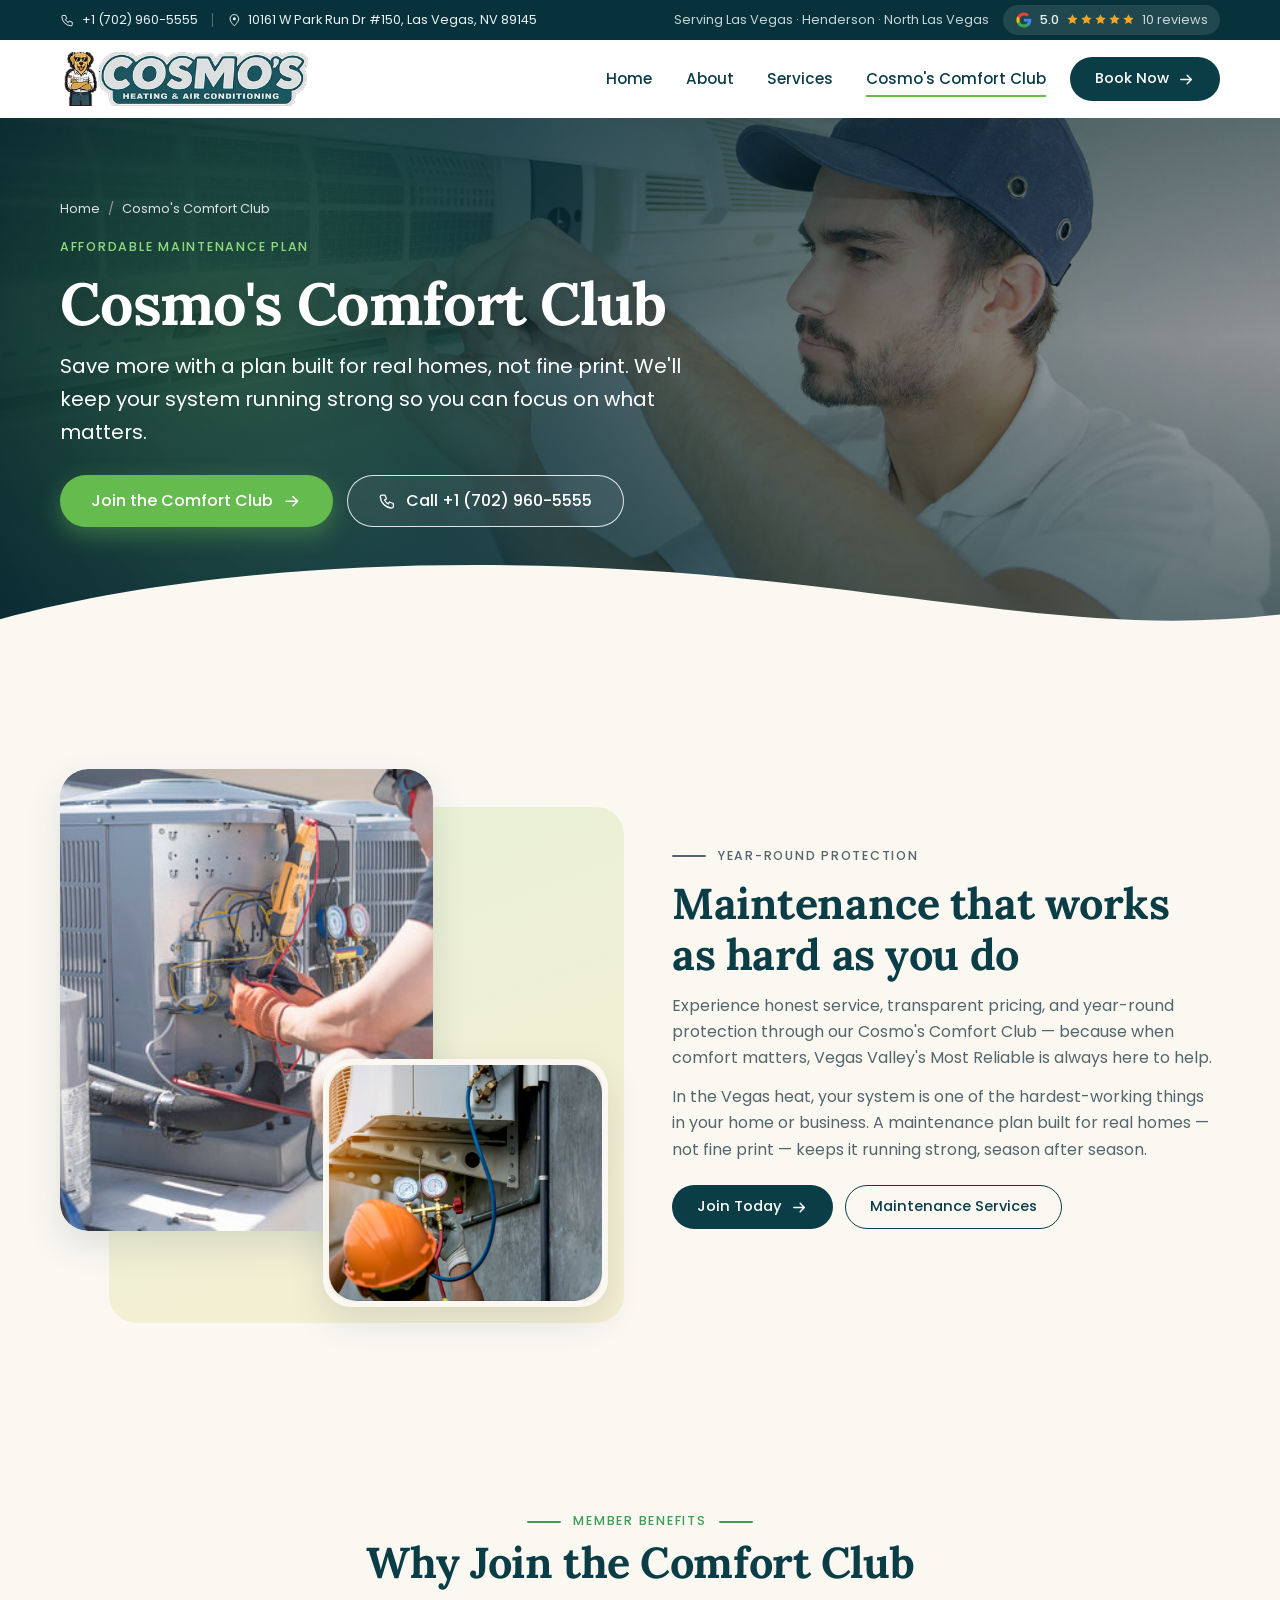
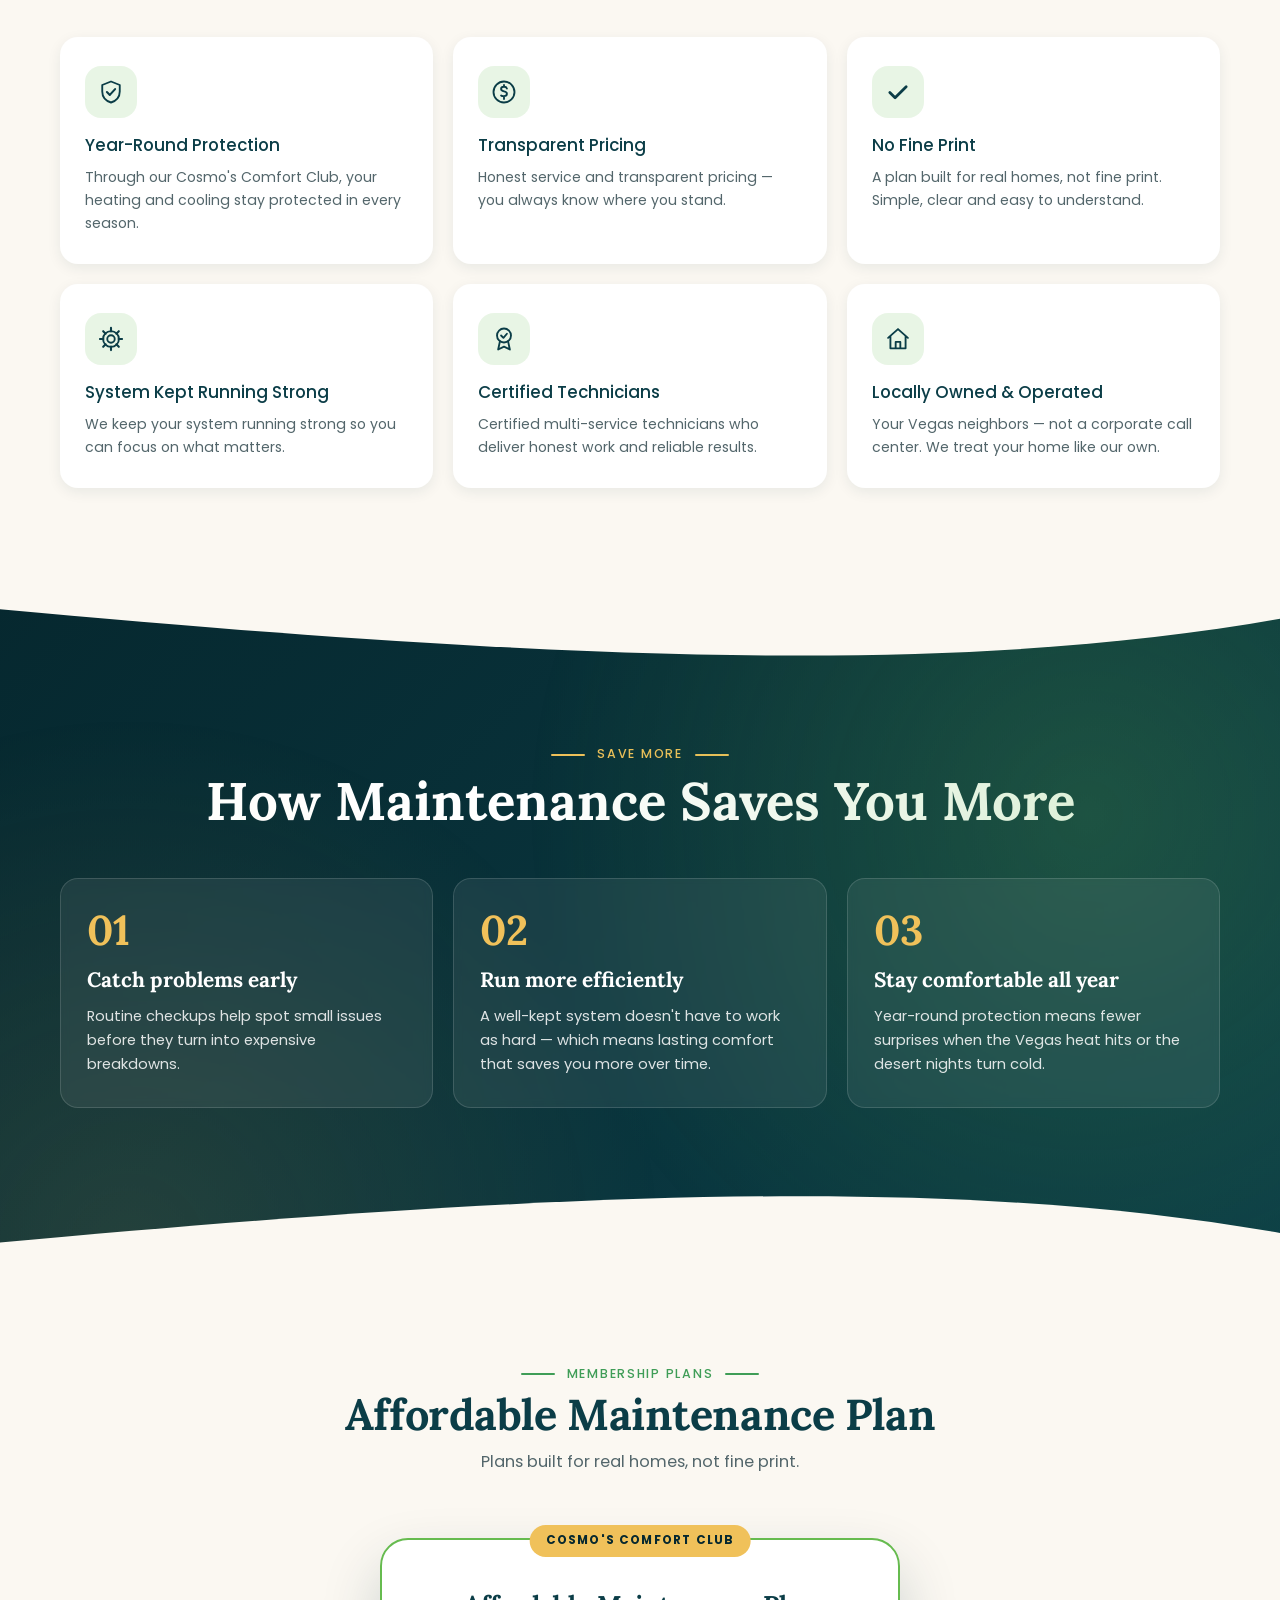
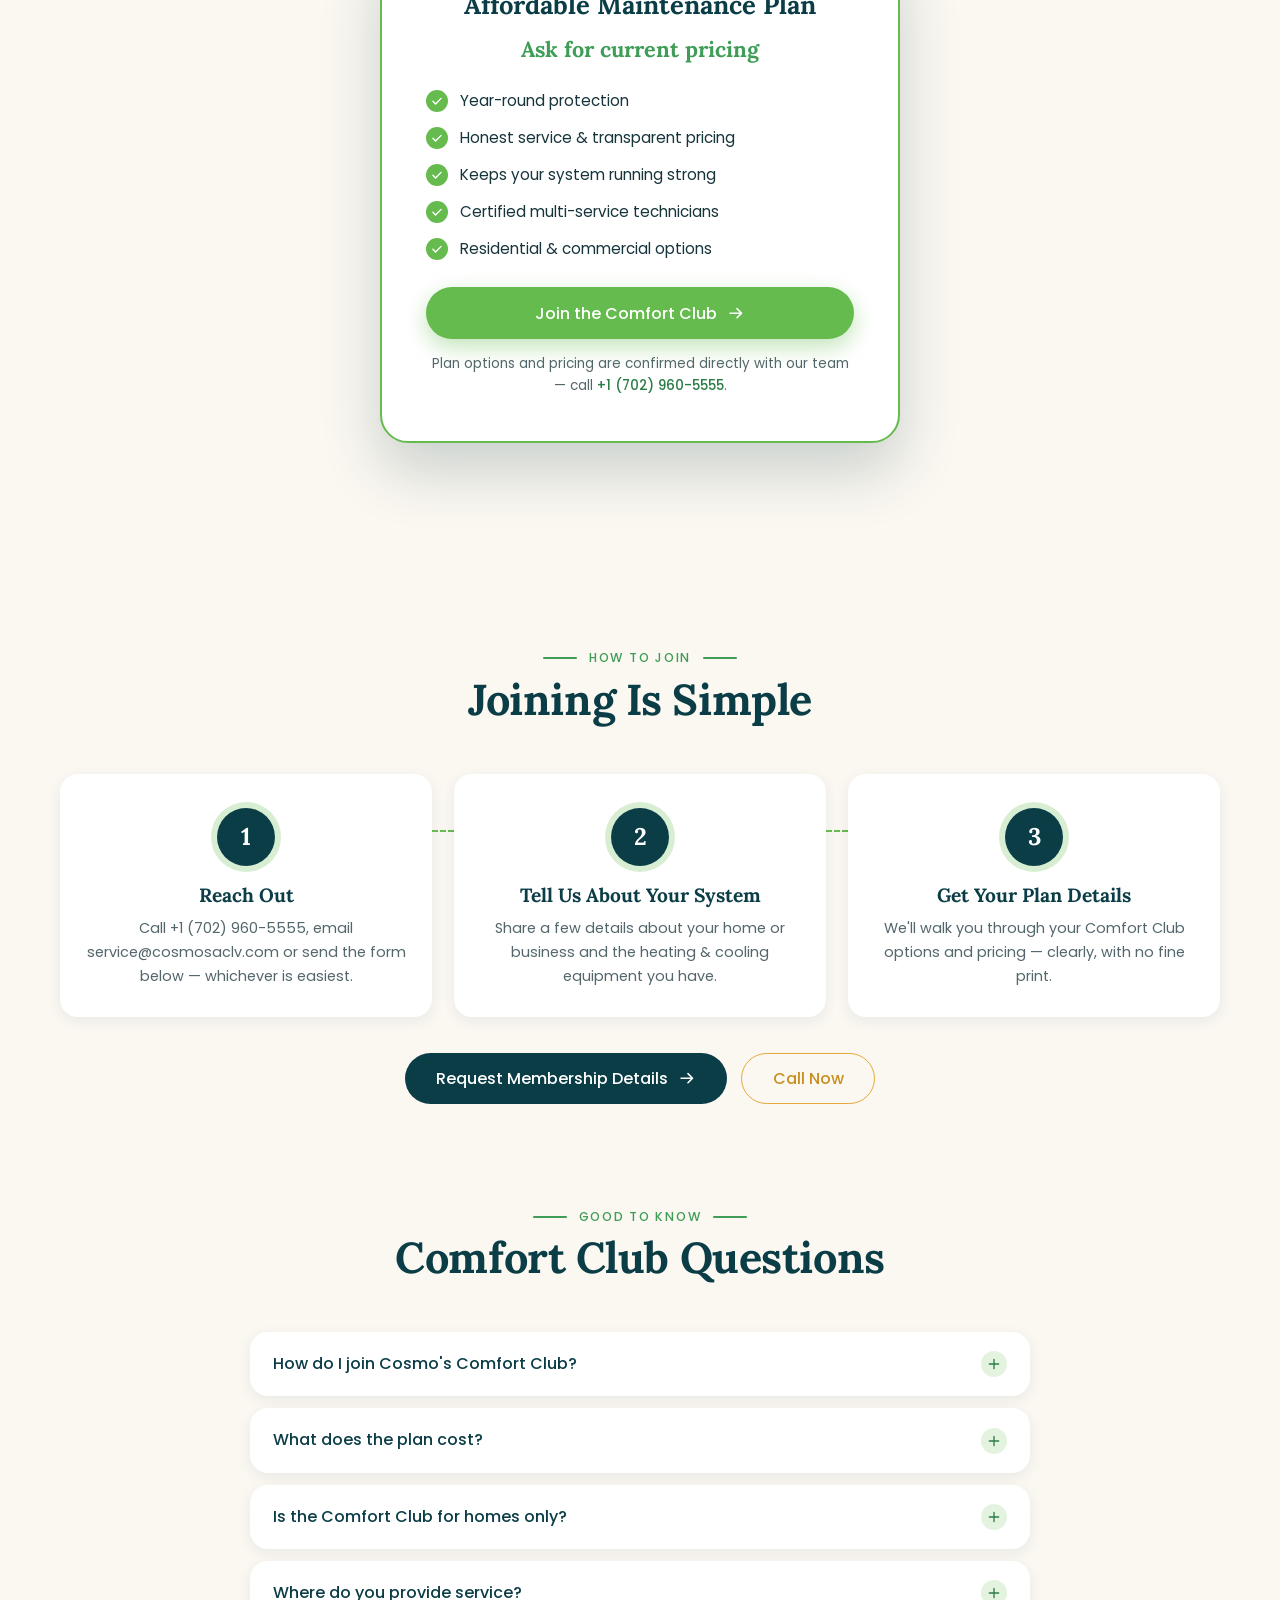
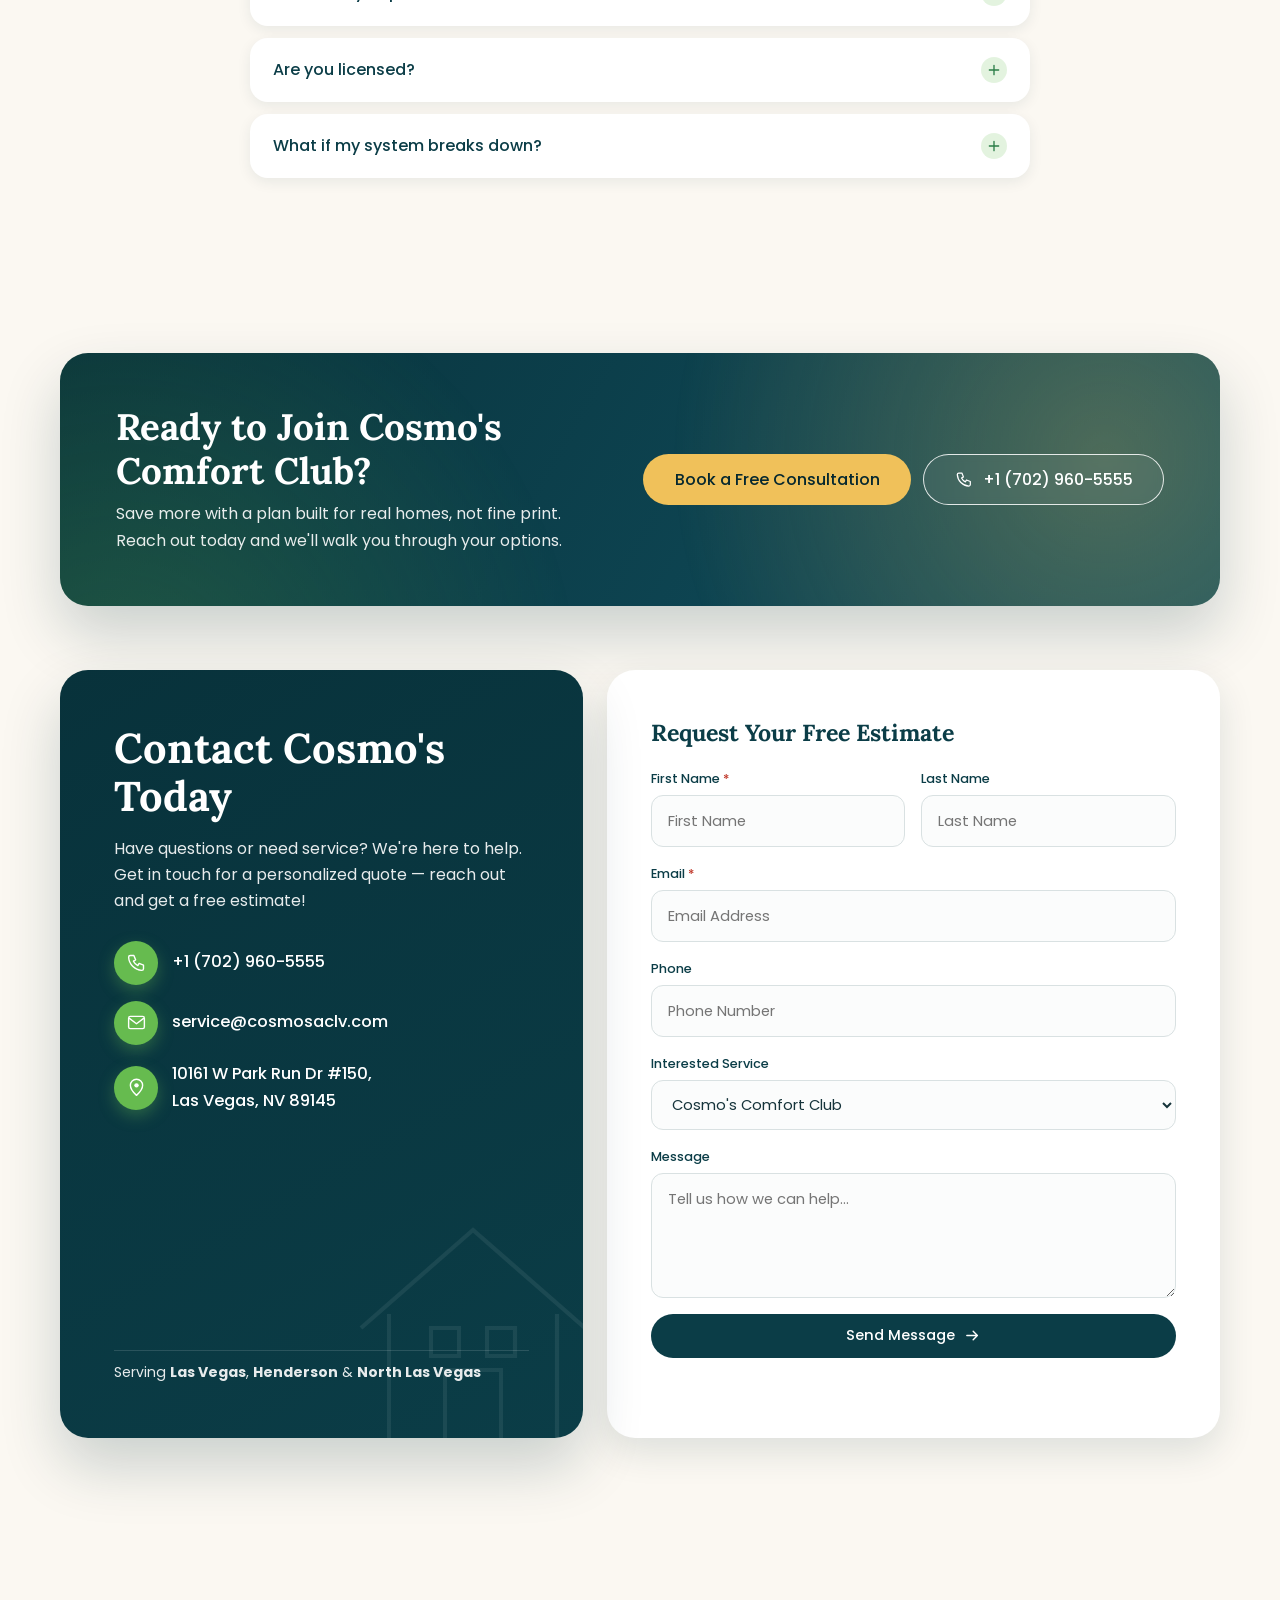
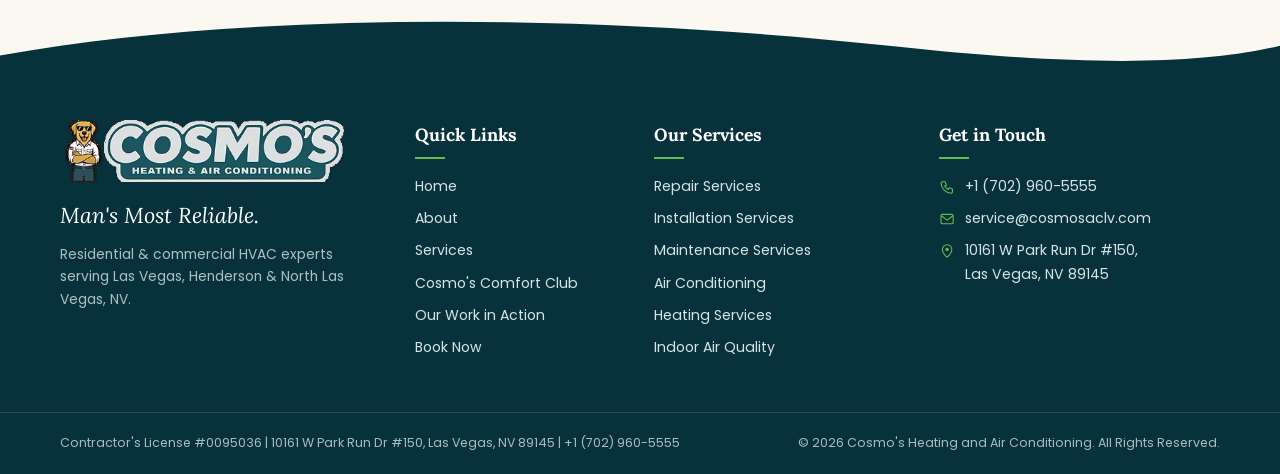
<file: comfort-club.html>
<!DOCTYPE html>
<html lang="en">
<head>
  <meta charset="utf-8">
  <meta name="viewport" content="width=device-width, initial-scale=1">
  <title>AC Repair Las Vegas | Cosmo’s Heating &amp; Air Conditioning</title>
  <meta name="description" content="Join Cosmo's Comfort Club &mdash; an affordable HVAC maintenance plan built for real homes, not fine print. Year-round protection and transparent pricing in Las Vegas, Henderson &amp; North Las Vegas.">
  <meta name="theme-color" content="#0b3d47">
  <script>document.documentElement.classList.add('js')</script>
  <link rel="canonical" href="https://www.cosmosaclv.com/comfort-club.html">
  <meta property="og:type" content="website">
  <meta property="og:title" content="Cosmo's Comfort Club | HVAC Maintenance Plan in Las Vegas, NV">
  <meta property="og:description" content="Join Cosmo's Comfort Club &mdash; an affordable HVAC maintenance plan built for real homes, not fine print. Year-round protection and transparent pricing in Las Vegas, Henderson &amp; North Las Vegas.">
  <meta property="og:image" content="assets/images/og-image.jpg">
  <meta name="twitter:card" content="summary_large_image">
  <link rel="icon" type="image/png" href="assets/icons/favicon.png">
  <link rel="apple-touch-icon" href="assets/icons/apple-touch-icon.png">
  <link rel="preload" as="image" href="assets/images/slider1-2.jpg" fetchpriority="high">
  <link rel="preload" as="font" type="font/woff" href="assets/fonts/Lora-Variable.woff" crossorigin>
  <link rel="preload" as="font" type="font/woff" href="assets/fonts/Poppins-Regular.woff" crossorigin>
  <link rel="stylesheet" href="style.css">
  <script type="application/ld+json">
{
  "@context": "https://schema.org",
  "@type": "BreadcrumbList",
  "itemListElement": [
    {
      "@type": "ListItem",
      "position": 1,
      "name": "Home",
      "item": "https://www.cosmosaclv.com/"
    },
    {
      "@type": "ListItem",
      "position": 2,
      "name": "Cosmo's Comfort Club",
      "item": "https://www.cosmosaclv.com/comfort-club.html"
    }
  ]
}
  </script>
</head>

<body class="page-club">
  <a class="skip-link" href="#main">Skip to main content</a>

  <svg width="0" height="0" style="position:absolute" aria-hidden="true" focusable="false">
    <defs>
      <symbol id="i-phone" viewBox="0 0 24 24"><path d="M5 4h4l2 5-2.5 1.5a11 11 0 0 0 5 5L15 13l5 2v4a2 2 0 0 1-2 2A16 16 0 0 1 3 6a2 2 0 0 1 2-2z" fill="none" stroke="currentColor" stroke-width="1.6" stroke-linejoin="round"/></symbol>
      <symbol id="i-pin" viewBox="0 0 24 24"><path d="M12 21s-7-6.2-7-11.5a7 7 0 0 1 14 0C19 14.800 12 21 12 21z" fill="none" stroke="currentColor" stroke-width="1.6" stroke-linejoin="round"/><circle cx="12" cy="9.500" r="2.500" fill="currentColor"/></symbol>
      <symbol id="i-mail" viewBox="0 0 24 24"><rect x="3" y="5" width="18" height="14" rx="2" fill="none" stroke="currentColor" stroke-width="1.6"/><path d="m3.500 7 8.500 6.500L20.500 7" fill="none" stroke="currentColor" stroke-width="1.6" stroke-linejoin="round"/></symbol>
      <symbol id="i-arrow" viewBox="0 0 24 24"><path d="M4 12h15m-6-6 6 6-6 6" fill="none" stroke="currentColor" stroke-width="2" stroke-linecap="round" stroke-linejoin="round"/></symbol>
      <symbol id="i-snow" viewBox="0 0 24 24"><g fill="none" stroke="currentColor" stroke-width="1.500" stroke-linecap="round" stroke-linejoin="round"><path d="M12 2v20M3.300 7l17.400 10M3.300 17 20.700 7"/><path d="m9.500 3.500 2.500 2 2.500-2m-2.500 15 2.500 2-2.500 2m0 0M4 9.500l3 .5-.5-3M20 14.500l-3-.5.500 3M4 14.500l3-.5-.5 3M20 9.500l-3 .5.500-3"/></g></symbol>
      <symbol id="i-shield" viewBox="0 0 24 24"><path d="M12 3 4.500 6v5.500c0 4.500 3.100 8 7.500 9.500 4.400-1.500 7.500-5 7.500-9.500V6z" fill="none" stroke="currentColor" stroke-width="1.600" stroke-linejoin="round"/><path d="m8.500 12 2.500 2.500 4.500-5" fill="none" stroke="currentColor" stroke-width="1.800" stroke-linecap="round" stroke-linejoin="round"/></symbol>
      <symbol id="i-house" viewBox="0 0 24 24"><path d="M3.500 11 12 3.500 20.500 11M5.500 9.500V20h13V9.500" fill="none" stroke="currentColor" stroke-width="1.600" stroke-linejoin="round" stroke-linecap="round"/><path d="M10 20v-5.500h4V20" fill="none" stroke="currentColor" stroke-width="1.600" stroke-linejoin="round"/></symbol>
      <symbol id="i-bolt" viewBox="0 0 24 24"><path d="M13 2.500 5 13.500h6l-1 8 8-11h-6z" fill="none" stroke="currentColor" stroke-width="1.600" stroke-linejoin="round"/></symbol>
      <symbol id="i-cal" viewBox="0 0 24 24"><rect x="3.500" y="5" width="17" height="15.500" rx="2" fill="none" stroke="currentColor" stroke-width="1.600"/><path d="M3.500 10h17M8 3v4M16 3v4M8 14h.01M12 14h.01M16 14h.01M8 17.500h.01M12 17.500h.01" fill="none" stroke="currentColor" stroke-width="1.800" stroke-linecap="round"/></symbol>
      <symbol id="i-wrench" viewBox="0 0 24 24"><path d="M14.500 6.500a4 4 0 0 0 4.800 4.800L21 9a5.500 5.500 0 0 1-7.600 6.200L7 21.500a2 2 0 0 1-3-3l6.300-6.400A5.500 5.500 0 0 1 15 3l-2 2.500z" fill="none" stroke="currentColor" stroke-width="1.500" stroke-linejoin="round"/></symbol>
      <symbol id="i-gear" viewBox="0 0 24 24"><circle cx="12" cy="12" r="3.200" fill="none" stroke="currentColor" stroke-width="1.600"/><path d="M12 2.500v3m0 13v3M2.500 12h3m13 0h3M5.300 5.300l2.100 2.100m9.200 9.200 2.100 2.100m0-13.400-2.100 2.100M7.400 16.600l-2.100 2.100" fill="none" stroke="currentColor" stroke-width="1.800" stroke-linecap="round"/><circle cx="12" cy="12" r="6.800" fill="none" stroke="currentColor" stroke-width="1.600"/></symbol>
      <symbol id="i-ac" viewBox="0 0 24 24"><rect x="2.500" y="6" width="19" height="12" rx="2" fill="none" stroke="currentColor" stroke-width="1.600"/><path d="M6 10.500h12M6 13.500h12M6 16h5" fill="none" stroke="currentColor" stroke-width="1.400" stroke-linecap="round"/><path d="M7 18v2m10-2v2" stroke="currentColor" stroke-width="1.600" stroke-linecap="round"/></symbol>
      <symbol id="i-flame" viewBox="0 0 24 24"><path d="M12 2.500c.500 3.500-3.500 5-3.500 9a3.500 3.500 0 0 0 7 0c0-1.200-.5-2-.9-2.800C16.600 9.700 19 11.700 19 15a7 7 0 0 1-14 0c0-5 5.500-6.500 7-12.500z" fill="none" stroke="currentColor" stroke-width="1.600" stroke-linejoin="round"/></symbol>
      <symbol id="i-air" viewBox="0 0 24 24"><g fill="none" stroke="currentColor" stroke-width="1.700" stroke-linecap="round"><path d="M3 8.500h10.500a2.500 2.500 0 1 0-2.500-2.500"/><path d="M3 12.500h15a2.500 2.500 0 1 1-2.500 2.500"/><path d="M3 16.500h7a2 2 0 1 1-2 2"/></g></symbol>
      <symbol id="i-check" viewBox="0 0 24 24"><path d="m5 12.500 4.500 4.500L19 7.500" fill="none" stroke="currentColor" stroke-width="2.400" stroke-linecap="round" stroke-linejoin="round"/></symbol>
      <symbol id="i-chev-l" viewBox="0 0 24 24"><path d="m15 5-7 7 7 7" fill="none" stroke="currentColor" stroke-width="2" stroke-linecap="round" stroke-linejoin="round"/></symbol>
      <symbol id="i-chev-r" viewBox="0 0 24 24"><path d="m9 5 7 7-7 7" fill="none" stroke="currentColor" stroke-width="2" stroke-linecap="round" stroke-linejoin="round"/></symbol>
      <symbol id="i-star" viewBox="0 0 24 24"><path d="m12 2.500 2.900 6 6.600.9-4.800 4.600 1.200 6.500L12 17.300l-5.900 3.200 1.200-6.500L2.500 9.400l6.600-.9z" fill="currentColor"/></symbol>
      <symbol id="i-google" viewBox="0 0 24 24"><path fill="#4285F4" d="M21.800 12.200c0-.7-.1-1.300-.2-1.900H12v3.700h5.500a4.700 4.700 0 0 1-2 3.100v2.500h3.300c1.900-1.800 3-4.400 3-7.400z"/><path fill="#34A853" d="M12 22c2.700 0 5-.9 6.700-2.400l-3.300-2.500c-.9.600-2 1-3.400 1-2.600 0-4.800-1.800-5.600-4.100H3v2.600A10 10 0 0 0 12 22z"/><path fill="#FBBC05" d="M6.400 14c-.2-.6-.3-1.300-.3-2s.1-1.400.3-2V7.400H3a10 10 0 0 0 0 9z"/><path fill="#EA4335" d="M12 5.900c1.500 0 2.800.5 3.800 1.500l2.900-2.900A10 10 0 0 0 3 7.400L6.400 10C7.200 7.700 9.400 5.900 12 5.900z"/></symbol>
      <symbol id="i-quote" viewBox="0 0 24 24"><path d="M9 7H5.500A1.500 1.500 0 0 0 4 8.500V13a1.500 1.500 0 0 0 1.500 1.500H8c0 2-1 3-3 3.500v2c4-.5 6-3 6-7V9a2 2 0 0 0-2-2zm10 0h-3.500A1.500 1.500 0 0 0 14 8.500V13a1.500 1.500 0 0 0 1.500 1.500H18c0 2-1 3-3 3.500v2c4-.5 6-3 6-7V9a2 2 0 0 0-2-2z" fill="currentColor"/></symbol>
      <symbol id="i-up" viewBox="0 0 24 24"><path d="m5 15 7-7 7 7" fill="none" stroke="currentColor" stroke-width="2.200" stroke-linecap="round" stroke-linejoin="round"/></symbol>
      <symbol id="i-building" viewBox="0 0 24 24"><g fill="none" stroke="currentColor" stroke-width="1.600" stroke-linejoin="round"><path d="M4 21V5.500L14 3v18M14 9l6 1.500V21M2.500 21h19"/><path d="M8 8h2m-2 3.500h2M8 15h2" stroke-linecap="round"/></g></symbol>
      <symbol id="i-dollar" viewBox="0 0 24 24"><g fill="none" stroke="currentColor" stroke-width="1.600" stroke-linecap="round" stroke-linejoin="round"><circle cx="12" cy="12" r="9"/><path d="M14.500 9a2.500 2 0 0 0-2.500-1.500c-1.400 0-2.500.8-2.500 2s1 1.700 2.500 2 2.500.8 2.500 2-1.100 2-2.500 2A2.600 2 0 0 1 9.500 15M12 6v1.500m0 9V18"/></g></symbol>
      <symbol id="i-plus" viewBox="0 0 24 24"><path d="M12 5v14M5 12h14" fill="none" stroke="currentColor" stroke-width="2" stroke-linecap="round"/></symbol>
      <symbol id="i-users" viewBox="0 0 24 24"><g fill="none" stroke="currentColor" stroke-width="1.600" stroke-linecap="round" stroke-linejoin="round"><circle cx="9" cy="8" r="3.500"/><path d="M2.500 20c0-3.600 2.900-6 6.500-6s6.500 2.400 6.500 6M16 4.600a3.500 3.500 0 0 1 0 6.800M18 14.300c2 .8 3.500 2.700 3.500 5.700"/></g></symbol>
      <symbol id="i-badge" viewBox="0 0 24 24"><g fill="none" stroke="currentColor" stroke-width="1.600" stroke-linejoin="round" stroke-linecap="round"><circle cx="12" cy="9" r="6"/><path d="m8.500 14 -1.500 7 5-2.500 5 2.500-1.500-7"/><path d="m9.500 9 2 2 3-3.500"/></g></symbol>
      <symbol id="i-heart" viewBox="0 0 24 24"><path d="M12 20.500S3.500 15 3.500 9A4.500 4.500 0 0 1 12 7a4.500 4.500 0 0 1 8.500 2c0 6-8.500 11.500-8.500 11.500z" fill="none" stroke="currentColor" stroke-width="1.600" stroke-linejoin="round"/></symbol>
    </defs>

  <!-- ===== Top info bar ===== -->
  <div class="topbar">
    <div class="container topbar__inner">
      <div class="topbar__left">
        <a href="tel:+17029605555"><svg class="ico" aria-hidden="true"><use href="#i-phone"/></svg><span>+1 (702) 960-5555</span></a>
        <span class="topbar__sep" aria-hidden="true"></span>
        <a class="topbar__addr" href="https://www.google.com/maps/search/?api=1&amp;query=10161+W+Park+Run+Dr+%23150+Las+Vegas+NV+89145" target="_blank" rel="noopener"><svg class="ico" aria-hidden="true"><use href="#i-pin"/></svg><span>10161 W Park Run Dr #150, Las Vegas, NV 89145</span></a>
      </div>
      <div class="topbar__right">
        <span class="topbar__areas">Serving Las Vegas · Henderson · North Las Vegas</span>
        <a class="rating-chip" href="index.html#reviews" aria-label="Rated 5.0 out of 5 on Google, 10 reviews">
          <svg class="ico ico--g" aria-hidden="true"><use href="#i-google"/></svg>
          <strong>5.0</strong>
          <span class="stars" aria-hidden="true"><svg><use href="#i-star"/></svg><svg><use href="#i-star"/></svg><svg><use href="#i-star"/></svg><svg><use href="#i-star"/></svg><svg><use href="#i-star"/></svg></span>
          <span class="rating-chip__n">10 reviews</span>
        </a>
      </div>
    </div>
  </div>

  <!-- ===== Header / navigation ===== -->
  <header class="header" id="header">
    <div class="container header__inner">
      <a class="brand" href="index.html" aria-label="Cosmo's Heating and Air Conditioning – home">
        <img src="assets/images/logo.png" alt="Cosmo's Heating &amp; Air Conditioning logo" width="406" height="87">
      </a>

      <nav class="nav" id="nav" aria-label="Primary">
        <ul class="nav__list">
          <li><a class="nav__link" href="index.html">Home</a></li>
          <li><a class="nav__link" href="about.html">About</a></li>
          <li><a class="nav__link" href="services.html">Services</a></li>
          <li><a class="nav__link is-active" href="comfort-club.html" aria-current="page">Cosmo's Comfort Club</a></li>
          <li class="nav__cta-mobile"><a class="btn btn--dark" href="#contact">Book Now <svg class="ico" aria-hidden="true"><use href="#i-arrow"/></svg></a></li>
        </ul>
      </nav>

      <a class="btn btn--dark header__cta" href="#contact">Book Now <svg class="ico" aria-hidden="true"><use href="#i-arrow"/></svg></a>

      <button class="burger" id="burger" aria-label="Open menu" aria-expanded="false" aria-controls="nav">
        <span></span><span></span><span></span>
      </button>
    </div>
    <div class="scroll-progress" id="progress" aria-hidden="true"></div>
  </header>

  <main id="main">
    <section class="page-hero" aria-labelledby="page-title">
      <div class="hero__media">
        <div class="hero__bg" data-parallax="0.22" style="background-image:url('assets/images/slider1-2.jpg');background-position:55% 60%" role="img" aria-label="Las Vegas skyline with the Strip and mountains at sunset"></div>
        <div class="hero__overlay" aria-hidden="true"></div>
        <div class="hero__glow" aria-hidden="true"></div>
      </div>
      <div class="container page-hero__inner">
        <nav class="crumbs" aria-label="Breadcrumb"><ol><li><a href="index.html">Home</a></li><li aria-current="page">Cosmo's Comfort Club</li></ol></nav>
        <p class="eyebrow eyebrow--light reveal">Affordable Maintenance Plan</p>
        <h1 id="page-title" class="page-hero__title reveal" style="--d:.08s">Cosmo's Comfort Club</h1>
        <p class="page-hero__lead reveal" style="--d:.16s">Save more with a plan built for real homes, not fine print. We'll keep your system running strong so you can focus on what matters.</p>
        <div class="hero__actions reveal" style="--d:.24s"><a class="btn btn--green btn--lg" href="#join" data-service="Cosmo's Comfort Club">Join the Comfort Club <svg class="ico btn__arrow" aria-hidden="true"><use href="#i-arrow"/></svg></a><a class="btn btn--ghost btn--lg" href="tel:+17029605555"><svg class="ico" aria-hidden="true"><use href="#i-phone"/></svg> Call +1 (702) 960-5555</a></div>
      </div>
      <svg class="hero__curve" viewBox="0 0 1440 120" preserveAspectRatio="none" aria-hidden="true"><path d="M0 120V70C240 10 560 0 860 30c250 25 400 55 580 35v55z"/></svg>
    </section>

    <section class="section intro" aria-labelledby="intro-title">
      <div class="container intro__grid">
        <div class="intro__media reveal">
          <div class="svc__blob" aria-hidden="true"></div>
          <figure class="svc__img svc__img--main img-frame"><button class="g-item g-item--plain" type="button" data-lightbox data-full="assets/images/hard-work.jpg" data-title="Rooftop unit cleaning" data-cat="Maintenance" aria-label="Enlarge photo: Rooftop unit cleaning"><img src="assets/images/hard-work.jpg" alt="Cosmo's technician cleaning a rooftop HVAC unit" width="696" height="928" loading="lazy" decoding="async"><span class="g-item__zoom g-item__zoom--abs" aria-hidden="true">+</span></button></figure>
          <figure class="svc__img svc__img--acc img-frame"><button class="g-item g-item--plain" type="button" data-lightbox data-full="assets/images/air-conditioner-preventive-maintenance.jpeg" data-title="Filter & coil maintenance" data-cat="Maintenance" aria-label="Enlarge photo: Filter & coil maintenance"><img src="assets/images/air-conditioner-preventive-maintenance.jpeg" alt="Technician replacing HVAC filters" width="646" height="450" loading="lazy" decoding="async"><span class="g-item__zoom g-item__zoom--abs" aria-hidden="true">+</span></button></figure>
        </div>
        <div class="intro__copy reveal" style="--d:.1s">
          <p class="eyebrow"><span class="eyebrow__line"></span>Year-Round Protection</p>
          <h2 id="intro-title" class="h2">Maintenance that works as hard as you do</h2>
          <p>Experience honest service, transparent pricing, and year-round protection through our Cosmo's Comfort Club &mdash; because when comfort matters, Vegas Valley's Most Reliable is always here to help.</p>
          <p>In the Vegas heat, your system is one of the hardest-working things in your home or business. A maintenance plan built for real homes &mdash; not fine print &mdash; keeps it running strong, season after season.</p>
          <div class="btn-row"><a class="btn btn--dark" href="#join" data-service="Cosmo's Comfort Club">Join Today <svg class="ico btn__arrow" aria-hidden="true"><use href="#i-arrow"/></svg></a><a class="btn btn--outline" href="services.html#maintenance">Maintenance Services</a></div>
        </div>
      </div>
    </section>

    <section class="section benefits" aria-labelledby="benefits-title">
      <div class="container">
        <header class="center-head reveal"><p class="eyebrow eyebrow--green"><span class="eyebrow__line"></span>Member Benefits<span class="eyebrow__line"></span></p><h2 id="benefits-title" class="h2 h2--center">Why Join the Comfort Club</h2></header>
        <ul class="benefits__grid"><li class="benefit reveal" style="--d:0.0s"><span class="benefit__ico"><svg class="ico" aria-hidden="true"><use href="#i-shield"/></svg></span><h3>Year-Round Protection</h3><p>Through our Cosmo's Comfort Club, your heating and cooling stay protected in every season.</p></li><li class="benefit reveal" style="--d:0.07s"><span class="benefit__ico"><svg class="ico" aria-hidden="true"><use href="#i-dollar"/></svg></span><h3>Transparent Pricing</h3><p>Honest service and transparent pricing &mdash; you always know where you stand.</p></li><li class="benefit reveal" style="--d:0.14s"><span class="benefit__ico"><svg class="ico" aria-hidden="true"><use href="#i-check"/></svg></span><h3>No Fine Print</h3><p>A plan built for real homes, not fine print. Simple, clear and easy to understand.</p></li><li class="benefit reveal" style="--d:0.21000000000000002s"><span class="benefit__ico"><svg class="ico" aria-hidden="true"><use href="#i-gear"/></svg></span><h3>System Kept Running Strong</h3><p>We keep your system running strong so you can focus on what matters.</p></li><li class="benefit reveal" style="--d:0.28s"><span class="benefit__ico"><svg class="ico" aria-hidden="true"><use href="#i-badge"/></svg></span><h3>Certified Technicians</h3><p>Certified multi-service technicians who deliver honest work and reliable results.</p></li><li class="benefit reveal" style="--d:0.35000000000000003s"><span class="benefit__ico"><svg class="ico" aria-hidden="true"><use href="#i-house"/></svg></span><h3>Locally Owned &amp; Operated</h3><p>Your Vegas neighbors &mdash; not a corporate call center. We treat your home like our own.</p></li></ul>
      </div>
    </section>

    <section class="club club--page" aria-labelledby="save-title">
      <svg class="club__curve club__curve--top" viewBox="0 0 1440 80" preserveAspectRatio="none" aria-hidden="true"><path d="M0 0h1440v30C1100 85 700 80 0 20z"/></svg>
      <div class="club__bg" data-parallax="0.1" aria-hidden="true"></div>
      <div class="container savings">
        <header class="center-head center-head--light reveal"><p class="eyebrow eyebrow--gold"><span class="eyebrow__line"></span>Save More<span class="eyebrow__line"></span></p><h2 id="save-title" class="club__title">How Maintenance Saves You More</h2></header>
        <ul class="savings__grid">
          <li class="reveal"><span class="savings__n">01</span><h3>Catch problems early</h3><p>Routine checkups help spot small issues before they turn into expensive breakdowns.</p></li>
          <li class="reveal" style="--d:.1s"><span class="savings__n">02</span><h3>Run more efficiently</h3><p>A well-kept system doesn't have to work as hard &mdash; which means lasting comfort that saves you more over time.</p></li>
          <li class="reveal" style="--d:.2s"><span class="savings__n">03</span><h3>Stay comfortable all year</h3><p>Year-round protection means fewer surprises when the Vegas heat hits or the desert nights turn cold.</p></li>
        </ul>
      </div>
      <svg class="club__curve club__curve--bottom" viewBox="0 0 1440 80" preserveAspectRatio="none" aria-hidden="true"><path d="M0 80h1440V50C1100 -5 700 0 0 60z"/></svg>
    </section>

    <section class="section plans" id="plans" aria-labelledby="plans-title">
      <div class="container">
        <header class="center-head reveal"><p class="eyebrow eyebrow--green"><span class="eyebrow__line"></span>Membership Plans<span class="eyebrow__line"></span></p><h2 id="plans-title" class="h2 h2--center">Affordable Maintenance Plan</h2><p class="lead lead--center">Plans built for real homes, not fine print.</p></header>
        <div class="plans__grid" id="plans-grid">
          <article class="plan plan--featured reveal">
            <span class="plan__flag">Cosmo's Comfort Club</span>
            <h3>Affordable Maintenance Plan</h3>
            <p class="plan__price">Ask for current pricing</p>
            <ul class="checks checks--dark">
              <li><svg class="ico" aria-hidden="true"><use href="#i-check"/></svg>Year-round protection</li>
              <li><svg class="ico" aria-hidden="true"><use href="#i-check"/></svg>Honest service &amp; transparent pricing</li>
              <li><svg class="ico" aria-hidden="true"><use href="#i-check"/></svg>Keeps your system running strong</li>
              <li><svg class="ico" aria-hidden="true"><use href="#i-check"/></svg>Certified multi-service technicians</li>
              <li><svg class="ico" aria-hidden="true"><use href="#i-check"/></svg>Residential &amp; commercial options</li>
            </ul>
            <a class="btn btn--green btn--block btn--lg" href="#join" data-service="Cosmo's Comfort Club">Join the Comfort Club <svg class="ico btn__arrow" aria-hidden="true"><use href="#i-arrow"/></svg></a>
            <p class="plan__note">Plan options and pricing are confirmed directly with our team &mdash; call <a href="tel:+17029605555">+1 (702) 960-5555</a>.</p>
          </article>
        </div>
      </div>
    </section>

    <section class="section steps" id="join" aria-labelledby="join-title">
      <div class="container">
        <header class="center-head reveal"><p class="eyebrow eyebrow--green"><span class="eyebrow__line"></span>How to Join<span class="eyebrow__line"></span></p><h2 id="join-title" class="h2 h2--center">Joining Is Simple</h2></header>
        <ol class="steps__grid"><li class="step reveal" style="--d:0.0s"><span class="step__n">1</span><h3>Reach Out</h3><p>Call +1 (702) 960-5555, email service@cosmosaclv.com or send the form below &mdash; whichever is easiest.</p></li><li class="step reveal" style="--d:0.1s"><span class="step__n">2</span><h3>Tell Us About Your System</h3><p>Share a few details about your home or business and the heating &amp; cooling equipment you have.</p></li><li class="step reveal" style="--d:0.2s"><span class="step__n">3</span><h3>Get Your Plan Details</h3><p>We'll walk you through your Comfort Club options and pricing &mdash; clearly, with no fine print.</p></li></ol>
        <div class="steps__cta reveal"><a class="btn btn--dark btn--lg" href="#contact" data-service="Cosmo's Comfort Club">Request Membership Details <svg class="ico btn__arrow" aria-hidden="true"><use href="#i-arrow"/></svg></a><a class="btn btn--gold-outline btn--lg" href="tel:+17029605555">Call Now</a></div>
      </div>
    </section>

    <section class="section faq" aria-labelledby="faq-title">
      <div class="container faq__wrap">
        <header class="center-head reveal"><p class="eyebrow eyebrow--green"><span class="eyebrow__line"></span>Good to Know<span class="eyebrow__line"></span></p><h2 id="faq-title" class="h2 h2--center">Comfort Club Questions</h2></header>
        <div class="faq__list"><details class="faq__item reveal"><summary><span>How do I join Cosmo's Comfort Club?</span><svg class="ico faq__plus" aria-hidden="true"><use href="#i-plus"/></svg></summary><div class="faq__a"><p>Reach out by phone at +1 (702) 960-5555, by email at service@cosmosaclv.com, or with the form on this page. We'll go over your options and get you set up.</p></div></details><details class="faq__item reveal"><summary><span>What does the plan cost?</span><svg class="ico faq__plus" aria-hidden="true"><use href="#i-plus"/></svg></summary><div class="faq__a"><p>Our Affordable Maintenance Plan is built for real homes, not fine print. Because every home and business is different, we confirm plan options and pricing directly &mdash; call or send the form and we'll give you clear numbers.</p></div></details><details class="faq__item reveal"><summary><span>Is the Comfort Club for homes only?</span><svg class="ico faq__plus" aria-hidden="true"><use href="#i-plus"/></svg></summary><div class="faq__a"><p>Cosmo's serves both residential and commercial customers. Contact us with details about your property and we'll point you to the right option.</p></div></details><details class="faq__item reveal"><summary><span>Where do you provide service?</span><svg class="ico faq__plus" aria-hidden="true"><use href="#i-plus"/></svg></summary><div class="faq__a"><p>We serve Las Vegas, Henderson and North Las Vegas, NV.</p></div></details><details class="faq__item reveal"><summary><span>Are you licensed?</span><svg class="ico faq__plus" aria-hidden="true"><use href="#i-plus"/></svg></summary><div class="faq__a"><p>Yes &mdash; Cosmo's Heating and Air Conditioning holds Contractor's License #0095036.</p></div></details><details class="faq__item reveal"><summary><span>What if my system breaks down?</span><svg class="ico faq__plus" aria-hidden="true"><use href="#i-plus"/></svg></summary><div class="faq__a"><p>Fast response and emergency service are part of how we work. Call +1 (702) 960-5555 and our team will get your system back up &mdash; fast.</p></div></details></div>
      </div>
    </section>
    <section class="cta-band" aria-label="Book a consultation">
      <div class="container">
        <div class="cta-band__panel reveal">
          <div class="cta-band__bg" data-parallax="0.1" aria-hidden="true"></div>
          <div class="cta-band__txt"><h2>Ready to Join Cosmo's Comfort Club?</h2><p>Save more with a plan built for real homes, not fine print. Reach out today and we'll walk you through your options.</p></div>
          <div class="cta-band__btns">
            <a class="btn btn--gold btn--lg" href="#contact" data-service="Cosmo's Comfort Club">Book a Free Consultation</a>
            <a class="btn btn--ghost btn--lg" href="tel:+17029605555"><svg class="ico" aria-hidden="true"><use href="#i-phone"/></svg> +1 (702) 960-5555</a>
          </div>
        </div>
      </div>
    </section>
    <!-- ===== CONTACT ===== -->
    <section class="section contact" data-preselect="Cosmo's Comfort Club" id="contact" aria-labelledby="contact-title">
      <div class="container contact__grid">
        <div class="contact__info reveal">
          <svg class="contact__house" viewBox="0 0 200 200" aria-hidden="true"><g fill="none" stroke="currentColor" stroke-width="3"><path d="M20 100 100 30l80 70M40 90v90h120V90"/><path d="M80 180v-50h40v50M70 100h20v20H70zm40 0h20v20h-20z"/></g></svg>
          <h2 id="contact-title" class="contact__title">Contact Cosmo's Today</h2>
          <p>Have questions or need service? We're here to help. Get in touch for a personalized quote &mdash; reach out and get a free estimate!</p>
          <ul class="contact__list">
            <li><span class="contact__ico"><svg class="ico" aria-hidden="true"><use href="#i-phone"/></svg></span><a href="tel:+17029605555">+1 (702) 960-5555</a></li>
            <li><span class="contact__ico"><svg class="ico" aria-hidden="true"><use href="#i-mail"/></svg></span><a href="mailto:service@cosmosaclv.com">service@cosmosaclv.com</a></li>
            <li><span class="contact__ico"><svg class="ico" aria-hidden="true"><use href="#i-pin"/></svg></span><a href="https://www.google.com/maps/search/?api=1&amp;query=10161+W+Park+Run+Dr+%23150+Las+Vegas+NV+89145" target="_blank" rel="noopener"><address>10161 W Park Run Dr #150,<br>Las Vegas, NV 89145</address></a></li>
          </ul>
          <p class="contact__areas">Serving <strong>Las Vegas</strong>, <strong>Henderson</strong> &amp; <strong>North Las Vegas</strong></p>
        </div>

        <form class="form reveal" style="--d:.1s" id="contact-form" novalidate aria-labelledby="form-title">
          <h3 id="form-title" class="form__title">Request Your Free Estimate</h3>
          <div class="form__row">
            <div class="field"><label for="fname">First Name <abbr title="required">*</abbr></label><input id="fname" name="first" type="text" autocomplete="given-name" required placeholder="First Name"></div>
            <div class="field"><label for="lname">Last Name</label><input id="lname" name="last" type="text" autocomplete="family-name" placeholder="Last Name"></div>
          </div>
          <div class="field"><label for="email">Email <abbr title="required">*</abbr></label><input id="email" name="email" type="email" autocomplete="email" required placeholder="Email Address"></div>
          <div class="field"><label for="phone">Phone</label><input id="phone" name="phone" type="tel" autocomplete="tel" inputmode="tel" placeholder="Phone Number"></div>
          <div class="field">
            <label for="service">Interested Service</label>
            <select id="service" name="service">
              <option value="">Choose the relevant option</option>
              <option>Repair Services</option>
              <option>Installation Services</option>
              <option>Maintenance Services</option>
              <option>Air Conditioning</option>
              <option>Heating Services</option>
              <option>Indoor Air Quality</option>
              <option>Cosmo's Comfort Club</option>
            </select>
          </div>
          <div class="field"><label for="message">Message</label><textarea id="message" name="message" rows="4" placeholder="Tell us how we can help…"></textarea></div>
          <button class="btn btn--dark btn--block" type="submit">Send Message <svg class="ico btn__arrow" aria-hidden="true"><use href="#i-arrow"/></svg></button>
          <p class="form__status" id="form-status" role="status" aria-live="polite"></p>
        </form>
      </div>
    </section>
  </main>

  <!-- ===== FOOTER ===== -->
  <footer class="footer">
    <svg class="footer__curve" viewBox="0 0 1440 80" preserveAspectRatio="none" aria-hidden="true"><path d="M0 0h1440v30c-100 22-240 20-440 0C700 0 300 -10 0 40z"/></svg>
    <div class="container footer__grid">
      <div class="footer__brand">
        <img src="assets/images/logo.png" alt="Cosmo's Heating &amp; Air Conditioning" width="406" height="87" loading="lazy">
        <p class="footer__tag">Man's Most Reliable.</p>
        <p class="footer__sm">Residential &amp; commercial HVAC experts serving Las Vegas, Henderson &amp; North Las Vegas, NV.</p>
      </div>
      <nav class="footer__col" aria-label="Quick links">
        <h3>Quick Links</h3>
        <ul>
          <li><a href="index.html">Home</a></li>
          <li><a href="about.html">About</a></li>
          <li><a href="services.html">Services</a></li>
          <li><a href="comfort-club.html">Cosmo's Comfort Club</a></li>
          <li><a href="index.html#gallery">Our Work in Action</a></li>
          <li><a href="#contact">Book Now</a></li>
        </ul>
      </nav>
      <nav class="footer__col" aria-label="Services">
        <h3>Our Services</h3>
        <ul>
          <li><a href="services.html#repair">Repair Services</a></li>
          <li><a href="services.html#installation">Installation Services</a></li>
          <li><a href="services.html#maintenance">Maintenance Services</a></li>
          <li><a href="services.html#air-conditioning">Air Conditioning</a></li>
          <li><a href="services.html#heating">Heating Services</a></li>
          <li><a href="services.html#indoor-air-quality">Indoor Air Quality</a></li>
        </ul>
      </nav>
      <div class="footer__col">
        <h3>Get in Touch</h3>
        <ul class="footer__contact">
          <li><svg class="ico" aria-hidden="true"><use href="#i-phone"/></svg><a href="tel:+17029605555">+1 (702) 960-5555</a></li>
          <li><svg class="ico" aria-hidden="true"><use href="#i-mail"/></svg><a href="mailto:service@cosmosaclv.com">service@cosmosaclv.com</a></li>
          <li><svg class="ico" aria-hidden="true"><use href="#i-pin"/></svg><span>10161 W Park Run Dr #150,<br>Las Vegas, NV 89145</span></li>
        </ul>
      </div>
    </div>
    <div class="footer__bottom">
      <div class="container footer__bottom-inner">
        <p>Contractor's License #0095036 | 10161 W Park Run Dr #150, Las Vegas, NV 89145 | +1 (702) 960-5555</p>
        <p>&copy; <span id="year">2026</span> Cosmo's Heating and Air Conditioning. All Rights Reserved.</p>
      </div>
    </div>
  </footer>

  <!-- ===== Floating helpers ===== -->
  <a class="google-float" href="index.html#reviews" aria-label="Rated 5.0 on Google with 10 reviews">
    <svg class="ico" aria-hidden="true"><use href="#i-google"/></svg>
    <span><strong>5.0</strong> <span class="stars" aria-hidden="true"><svg><use href="#i-star"/></svg><svg><use href="#i-star"/></svg><svg><use href="#i-star"/></svg><svg><use href="#i-star"/></svg><svg><use href="#i-star"/></svg></span><small>10 REVIEWS</small></span>
  </a>
  <button class="to-top" id="to-top" aria-label="Back to top"><svg class="ico" aria-hidden="true"><use href="#i-up"/></svg></button>
  <div class="mobile-cta" role="region" aria-label="Quick contact">
    <a class="btn btn--green" href="tel:+17029605555"><svg class="ico" aria-hidden="true"><use href="#i-phone"/></svg> Call Now</a>
    <a class="btn btn--dark" href="#contact">Free Estimate</a>
  </div>

  <!-- Lightbox -->
  <div class="lightbox" id="lightbox" role="dialog" aria-modal="true" aria-label="Project photo viewer" hidden>
    <button class="lightbox__close" id="lb-close" aria-label="Close photo">&times;</button>
    <button class="lightbox__nav lightbox__nav--prev" id="lb-prev" aria-label="Previous photo"><svg class="ico" aria-hidden="true"><use href="#i-chev-l"/></svg></button>
    <figure class="lightbox__fig">
      <img id="lb-img" alt="">
      <figcaption><strong id="lb-title"></strong><span id="lb-count"></span></figcaption>
    </figure>
    <button class="lightbox__nav lightbox__nav--next" id="lb-next" aria-label="Next photo"><svg class="ico" aria-hidden="true"><use href="#i-chev-r"/></svg></button>
  </div>

  <script src="script.js" defer></script>
</body>
</html>
</file>
<file: style.css>
/* =========================================================
   Cosmo's Heating & Air Conditioning – Homepage redesign
   style.css  (no frameworks – hand-written, mobile-first
   where it matters, desktop-first where it reads better)
   ---------------------------------------------------------
   1.  Fonts            6.  Hero             11. Gallery
   2.  Tokens           7.  About            12. Reviews + counters
   3.  Base             8.  Trust band       13. Contact
   4.  Buttons          9.  Services         14. Footer
   5.  Top bar + header 10. Comfort Club     15. Floating UI, motion, responsive
   ========================================================= */

/* ---------- 1. Fonts (self-hosted, Latin subset) ---------- */
@font-face{font-family:"Poppins";font-style:normal;font-weight:400;font-display:swap;src:url("assets/fonts/Poppins-Regular.woff") format("woff")}
@font-face{font-family:"Poppins";font-style:normal;font-weight:500 600;font-display:swap;src:url("assets/fonts/Poppins-Medium.woff") format("woff")}
@font-face{font-family:"Poppins";font-style:normal;font-weight:700;font-display:swap;src:url("assets/fonts/Poppins-Bold.woff") format("woff")}
@font-face{font-family:"Poppins";font-style:italic;font-weight:400;font-display:swap;src:url("assets/fonts/Poppins-Italic.woff") format("woff")}
@font-face{font-family:"Lora";font-style:normal;font-weight:400 700;font-display:swap;src:url("assets/fonts/Lora-Variable.woff") format("woff")}
@font-face{font-family:"Lora";font-style:italic;font-weight:400 700;font-display:swap;src:url("assets/fonts/Lora-Italic-Variable.woff") format("woff")}

/* ---------- 2. Design tokens ---------- */
:root{
  --teal-950:#06282f;
  --teal-900:#08323b;
  --teal-800:#0b3d47;
  --teal-700:#115060;
  --green-500:#66bb4f;
  --green-600:#3f9d57;
  --green-700:#2b7d47;
  --gold-400:#f0c15a;
  --gold-500:#e4a93a;
  --gold-600:#c98f22;
  --cream:#fbf8f2;
  --cream-2:#f3eee3;
  --white:#fff;
  --ink:#16343b;
  --muted:#53666b;
  --line:rgba(11,61,71,.12);

  --font-serif:"Lora","Georgia","Times New Roman",serif;
  --font-sans:"Poppins",system-ui,-apple-system,"Segoe UI",Roboto,Arial,sans-serif;

  --r-sm:12px; --r-md:18px; --r-lg:28px;
  --shadow-sm:0 4px 14px rgba(8,50,59,.08);
  --shadow-md:0 14px 36px rgba(8,50,59,.12);
  --shadow-lg:0 28px 60px rgba(8,50,59,.2);
  --ease:cubic-bezier(.2,.7,.2,1);
  --header-h:78px;
  --gutter:clamp(18px,4vw,40px);
  --maxw:1240px;
}

/* ---------- 3. Base ---------- */
*,*::before,*::after{box-sizing:border-box}
html{scroll-behavior:smooth;scroll-padding-top:calc(var(--header-h) + 8px);-webkit-text-size-adjust:100%}
body{margin:0;font-family:var(--font-sans);font-size:1rem;line-height:1.65;color:var(--ink);background:var(--cream);overflow-x:hidden;-webkit-font-smoothing:antialiased}
img{max-width:100%;height:auto;display:block}
ul{list-style:none;margin:0;padding:0}
h1,h2,h3,p,figure{margin:0}
a{color:inherit;text-decoration:none}
address{font-style:normal}
button{font:inherit;cursor:pointer}
:focus-visible{outline:3px solid var(--gold-500);outline-offset:3px;border-radius:6px}
.container{width:100%;max-width:var(--maxw);margin-inline:auto;padding-inline:var(--gutter)}
.section{padding-block:clamp(56px,8vw,104px);position:relative}
.nowrap{white-space:nowrap}
.ico{width:1.15em;height:1.15em;flex:none;display:inline-block;vertical-align:-.2em}
.ico--xl{width:44px;height:44px}
.ico--g{width:18px;height:18px}

.skip-link{position:fixed;left:12px;top:-60px;z-index:300;background:var(--teal-900);color:#fff;padding:10px 18px;border-radius:999px;font-weight:600;transition:top .2s}
.skip-link:focus{top:12px}

/* Typography helpers */
.h2{font-family:var(--font-serif);font-weight:700;font-size:clamp(1.9rem,3.6vw,2.7rem);line-height:1.18;color:var(--teal-800);letter-spacing:-.01em}
.h2--split span{color:var(--green-600)}
.h2--center{text-align:center;display:flex;align-items:center;justify-content:center;gap:16px}
.lead{font-size:1.02rem;color:var(--muted);margin-top:8px}
.lead--center{text-align:center}
.eyebrow{display:flex;align-items:center;gap:12px;font-size:.78rem;font-weight:600;letter-spacing:.14em;text-transform:uppercase;color:var(--green-600)}
.eyebrow__line{display:inline-block;width:34px;height:2px;background:currentColor;border-radius:2px;flex:none}
.eyebrow--light{color:#8fdc7d}
.eyebrow--green{color:var(--green-500)}
.eyebrow--gold{color:var(--gold-400)}
.eyebrow--green,.reviews__head .eyebrow{justify-content:center}
.eyebrow--green{color:var(--green-600)}
.trust__head .eyebrow--green{color:#7ed36c}

/* Image frame treatment shared by photos */
.img-frame{overflow:hidden;border-radius:var(--r-md);box-shadow:var(--shadow-md);background:var(--cream-2)}
.img-frame img{width:100%;height:100%;object-fit:cover;transition:transform 1s var(--ease)}
.img-frame:hover img{transform:scale(1.06)}

/* ---------- 4. Buttons ---------- */
.btn{--bg:var(--teal-800);--fg:#fff;--bd:transparent;display:inline-flex;align-items:center;justify-content:center;gap:.6em;padding:.78rem 1.5rem;border-radius:999px;border:1.5px solid var(--bd);background:var(--bg);color:var(--fg);font-weight:600;font-size:.92rem;line-height:1.2;white-space:nowrap;position:relative;overflow:hidden;isolation:isolate;transition:transform .3s var(--ease),box-shadow .3s var(--ease),background .3s,color .3s,border-color .3s}
.btn::after{content:"";position:absolute;inset:0;background:linear-gradient(110deg,transparent 30%,rgba(255,255,255,.28) 50%,transparent 70%);transform:translateX(-120%);transition:transform .7s var(--ease);z-index:-1}
.btn:hover{transform:translateY(-3px);box-shadow:0 12px 26px rgba(8,50,59,.28)}
.btn:hover::after{transform:translateX(120%)}
.btn:active{transform:translateY(-1px)}
.btn .btn__arrow,.btn>.ico:last-child{transition:transform .3s var(--ease)}
.btn:hover .btn__arrow{transform:translateX(5px)}
.btn--lg{padding:.95rem 1.9rem;font-size:1rem}
.btn--block{width:100%}
.btn--dark{--bg:var(--teal-800)}
.btn--dark:hover{--bg:var(--teal-700)}
.btn--green{--bg:var(--green-500);--fg:#fff;box-shadow:0 8px 22px rgba(102,187,79,.4)}
.btn--green:hover{--bg:#74c85d}
.btn--ghost{--bg:rgba(255,255,255,.06);--bd:rgba(255,255,255,.85);backdrop-filter:blur(4px)}
.btn--ghost:hover{--bg:#fff;--fg:var(--teal-800)}
.btn--outline{--bg:transparent;--fg:var(--teal-800);--bd:var(--teal-800)}
.btn--outline:hover{--bg:var(--teal-800);--fg:#fff}
.btn--gold{--bg:var(--gold-400);--fg:var(--teal-950)}
.btn--gold:hover{--bg:#f6cd72}
.btn--gold-outline{--bg:transparent;--fg:var(--gold-600);--bd:var(--gold-500)}
.btn--gold-outline:hover{--bg:var(--gold-500);--fg:var(--teal-950)}
.btn--green.btn--lg{animation:pulse 2.8s infinite}
@keyframes pulse{0%{box-shadow:0 8px 22px rgba(102,187,79,.4),0 0 0 0 rgba(102,187,79,.45)}70%{box-shadow:0 8px 22px rgba(102,187,79,.4),0 0 0 16px rgba(102,187,79,0)}100%{box-shadow:0 8px 22px rgba(102,187,79,.4),0 0 0 0 rgba(102,187,79,0)}}

.round-btn{width:46px;height:46px;border-radius:50%;border:1.5px solid var(--green-600);background:transparent;color:var(--green-700);display:grid;place-items:center;transition:all .3s var(--ease)}
.round-btn .ico{width:20px;height:20px}
.round-btn:hover{background:var(--green-600);color:#fff;transform:scale(1.08)}
.round-btn--dark{border-color:var(--teal-800);background:var(--teal-800);color:#fff}
.round-btn--dark:hover{background:var(--teal-700)}
.round-btn:disabled{opacity:.4;pointer-events:none}

/* ---------- 5. Top bar + header ---------- */
.topbar{background:var(--teal-900);color:#e8f2f3;font-size:.8rem}
.topbar__inner{display:flex;justify-content:space-between;align-items:center;gap:16px;min-height:40px}
.topbar__left,.topbar__right{display:flex;align-items:center;gap:14px}
.topbar a{display:inline-flex;align-items:center;gap:7px;transition:color .2s}
.topbar a:hover{color:var(--gold-400)}
.topbar__sep{width:1px;height:14px;background:rgba(255,255,255,.3)}
.topbar__areas{opacity:.85}
.rating-chip{padding:4px 12px;border-radius:999px;background:rgba(255,255,255,.1)}
.rating-chip strong{font-weight:600}
.rating-chip__n{opacity:.85}
.stars{display:inline-flex;gap:1px;color:#f5a623}
.stars svg{width:13px;height:13px}
.stars--lg svg{width:28px;height:28px}

.header{position:sticky;top:0;z-index:100;background:rgba(255,255,255,.96);backdrop-filter:saturate(1.4) blur(10px);transition:box-shadow .3s,background .3s}
.header.is-stuck{box-shadow:0 6px 24px rgba(8,50,59,.12)}
.header__inner{display:flex;align-items:center;justify-content:space-between;gap:24px;height:var(--header-h);transition:height .3s}
.header.is-stuck .header__inner{height:66px}
.brand img{height:54px;width:auto;transition:height .3s}
.header.is-stuck .brand img{height:46px}
.nav__list{display:flex;align-items:center;gap:clamp(18px,2.6vw,38px)}
.nav__link{position:relative;font-weight:500;font-size:.95rem;color:var(--teal-800);padding:8px 0;transition:color .2s}
.nav__link::after{content:"";position:absolute;left:0;right:0;bottom:0;height:2px;background:var(--green-500);transform:scaleX(0);transform-origin:left;transition:transform .35s var(--ease)}
.nav__link:hover::after,.nav__link.is-active::after{transform:scaleX(1)}
.nav__link:hover{color:var(--green-700)}
.nav__cta-mobile{display:none}
.header__cta{margin-left:auto}
.nav{margin-left:auto}
.nav + .header__cta{margin-left:0}
.scroll-progress{position:absolute;left:0;bottom:0;height:3px;width:100%;background:linear-gradient(90deg,var(--green-500),var(--gold-400));transform-origin:left;transform:scaleX(0)}

.burger{display:none;width:46px;height:46px;border:0;background:transparent;border-radius:12px;position:relative}
.burger span{position:absolute;left:11px;right:11px;height:2px;background:var(--teal-800);border-radius:2px;transition:transform .3s var(--ease),opacity .2s,top .3s var(--ease)}
.burger span:nth-child(1){top:16px}.burger span:nth-child(2){top:22px}.burger span:nth-child(3){top:28px}
.burger[aria-expanded="true"] span:nth-child(1){top:22px;transform:rotate(45deg)}
.burger[aria-expanded="true"] span:nth-child(2){opacity:0}
.burger[aria-expanded="true"] span:nth-child(3){top:22px;transform:rotate(-45deg)}

/* ---------- 6. Hero ---------- */
.hero{position:relative;min-height:clamp(560px,78vh,720px);color:#fff;display:flex;align-items:center;background:var(--teal-900);z-index:2}
.hero__media{position:absolute;inset:0;overflow:hidden}
.hero__bg{position:absolute;left:0;right:0;top:-12%;height:124%;background-size:cover;background-position:70% 60%;will-change:transform}
.about-hero .hero__media {
  position: absolute;
  inset: 0;
  width: 100%;
  height: 100%;
  overflow: hidden;
}

.about-hero .hero__bg {
    position: absolute;
  inset: 0;
  width: 100%;
  height: 100%;

  background-size: cover !important;
  background-position: center 45% !important;
  background-repeat: no-repeat !important;

  transform: none !important;

}

.hero__overlay{position:absolute;inset:0;pointer-events:none;background:
  linear-gradient(90deg,rgba(6,40,47,.94) 0%,rgba(8,50,59,.8) 34%,rgba(8,50,59,.28) 68%,rgba(8,50,59,.08) 100%),
  linear-gradient(180deg,rgba(6,40,47,.35) 0%,transparent 40%,rgba(6,40,47,.5) 100%)}
.hero__glow{position:absolute;width:60vw;height:60vw;max-width:760px;max-height:760px;left:-12%;top:-30%;border-radius:50%;background:radial-gradient(circle,rgba(102,187,79,.22),transparent 65%);animation:breathe 9s ease-in-out infinite}
@keyframes breathe{50%{transform:scale(1.18);opacity:.7}}
.hero__inner{position:relative;z-index:2;padding-block:clamp(56px,9vw,100px) clamp(90px,10vw,130px)}
.hero__content{max-width:640px}
.hero__title{font-family:var(--font-serif);font-weight:700;font-size:clamp(2.35rem,5.6vw,4.2rem);line-height:1.1;letter-spacing:-.02em;margin:14px 0 18px;text-shadow:0 4px 24px rgba(0,0,0,.3)}
.hero__title em{display:block;font-style:italic;font-weight:500;font-size:.86em;margin-top:.1em}
.hero__lead{font-size:clamp(1.05rem,1.7vw,1.3rem);font-weight:500}
.hero__sub{margin-top:8px;opacity:.88;font-size:.98rem;max-width:520px}
.hero__actions{display:flex;flex-wrap:wrap;gap:14px;margin-top:30px}
.hero__quote{margin-top:22px;font-size:.78rem;letter-spacing:.16em;text-transform:uppercase;opacity:.8;display:flex;align-items:center;gap:12px}
.hero__quote::before{content:"";width:34px;height:1px;background:var(--gold-400)}
.hero__curve{position:absolute;left:0;bottom:-1px;width:100%;height:clamp(60px,9vw,130px);z-index:3;fill:var(--cream);display:block}
.leaf{position:absolute;right:0;bottom:-60px;width:clamp(110px,15vw,210px);z-index:4;pointer-events:none;filter:drop-shadow(0 12px 18px rgba(8,50,59,.25));transform-origin:90% 90%;animation:sway 7s ease-in-out infinite}
@keyframes sway{50%{transform:rotate(-4deg)}}

/* ---------- 7. About ---------- */
.about{padding-top:clamp(40px,6vw,72px);overflow:hidden}
.about__grid{display:grid;grid-template-columns:1.1fr 1fr .62fr;gap:clamp(24px,3.4vw,52px);align-items:center}
.about__media{position:relative;display:grid;grid-template-columns:1.25fr 1fr;grid-template-rows:1fr 1fr;gap:14px;height:clamp(380px,40vw,500px)}
.about__blob{position:absolute;left:-26px;top:20px;width:55%;height:92%;border-radius:var(--r-lg);background:linear-gradient(160deg,#eee3b9,#f6efd3);z-index:0}
.about__img{position:relative;z-index:1;border-radius:var(--r-lg)}
.about__img--main{grid-row:1 / 3}
.about__img--a{border-radius:var(--r-lg) var(--r-lg) var(--r-md) var(--r-md)}
.about__img--b{border-radius:var(--r-md) var(--r-md) var(--r-lg) var(--r-lg)}
.badge{position:absolute;z-index:3;left:42%;bottom:6%;width:150px;height:150px;border-radius:50%;background:radial-gradient(circle at 30% 25%,#fff4d2,#f9dc96);box-shadow:0 14px 34px rgba(201,143,34,.38),inset 0 0 0 5px rgba(255,255,255,.7);display:grid;place-items:center;text-align:center;transition:transform .25s ease-out;animation:float 6s ease-in-out infinite}
.badge__laurel{position:absolute;inset:4px;width:calc(100% - 8px);height:calc(100% - 8px);opacity:.8}
.badge__txt{position:relative;display:flex;flex-direction:column;gap:2px;line-height:1.15}
.badge__txt{padding:0 22px}
.badge__txt strong{font-family:var(--font-serif);font-size:.82rem;color:var(--teal-900)}
.badge__txt span{font-size:.56rem;font-weight:600;color:var(--gold-600);letter-spacing:.03em}
@keyframes float{50%{translate:0 -8px}}
.about__copy{display:flex;flex-direction:column;gap:14px;align-items:flex-start}
.about__copy .h2{margin-top:2px;font-size:clamp(1.7rem,2.9vw,2.4rem)}
.about__tag{font-weight:600;color:var(--green-700);font-size:.98rem}
.about__copy p{color:var(--muted)}
.about__copy p strong{color:var(--teal-800)}
.about__copy .btn{margin-top:8px}
.about__card{background:#fff;border-radius:var(--r-md);box-shadow:var(--shadow-md);padding:10px 0}
.about__card li{display:flex;align-items:center;gap:14px;padding:16px 22px;transition:background .3s,transform .3s var(--ease)}
.about__card li + li{border-top:1px solid var(--line)}
.about__card li:hover{background:var(--cream);transform:translateX(4px)}
.about__card strong{font-size:.9rem;line-height:1.3;color:var(--teal-800);font-weight:600}
.about__card-ico{width:46px;height:46px;border-radius:14px;display:grid;place-items:center;color:var(--teal-800);background:rgba(102,187,79,.14);flex:none}
.about__card-ico .ico{width:26px;height:26px}

/* ---------- 8. Trust band ---------- */
.trust{padding-block:0 clamp(48px,7vw,88px)}
.trust__panel{position:relative;overflow:hidden;border-radius:var(--r-lg);background:linear-gradient(135deg,var(--teal-900),var(--teal-800) 60%,var(--teal-700));color:#fff;padding:clamp(34px,5vw,56px) clamp(20px,4vw,48px);box-shadow:var(--shadow-lg)}
.trust__bg{position:absolute;inset:-20% 0;background:url("assets/images/rooftop-package-unit.jpg") center/cover;opacity:.09;mix-blend-mode:luminosity;will-change:transform}
.trust__head{position:relative;text-align:center;margin-bottom:clamp(24px,4vw,40px)}
.trust__head .eyebrow{justify-content:center}
.trust__title{font-family:var(--font-serif);font-weight:700;font-size:clamp(1.9rem,4vw,2.9rem);margin-top:6px;letter-spacing:-.01em}
.trust__grid{position:relative;display:grid;grid-template-columns:repeat(4,1fr)}
.trust__item{padding:8px clamp(14px,2vw,28px);text-align:center;display:flex;flex-direction:column;align-items:center;gap:10px;position:relative;transition:transform .4s var(--ease)}
.trust__item + .trust__item::before{content:"";position:absolute;left:0;top:8%;height:84%;width:1px;background:rgba(255,255,255,.22)}
.trust__item .ico{color:#fff;transition:transform .5s var(--ease),color .3s}
.trust__item:hover{transform:translateY(-6px)}
.trust__item:hover .ico{transform:scale(1.15) rotate(-6deg);color:var(--gold-400)}
.trust__item h3{font-size:1rem;font-weight:600;line-height:1.3}
.trust__item p{font-size:.82rem;opacity:.82;line-height:1.6}

/* ---------- 9. Services ---------- */
.services{padding-top:clamp(24px,4vw,48px);overflow-x:clip}
.services__grid{display:grid;grid-template-columns:1.18fr .82fr;gap:clamp(28px,4vw,64px);align-items:center}
.cards{display:grid;grid-template-columns:repeat(3,1fr);gap:16px;margin-top:28px}
.card a{display:flex;flex-direction:column;gap:6px;height:100%;padding:22px 18px 20px;background:#fff;border:1px solid transparent;border-radius:var(--r-md);box-shadow:var(--shadow-sm);transition:transform .4s var(--ease),box-shadow .4s var(--ease),border-color .3s;position:relative;overflow:hidden}
.card a::before{content:"";position:absolute;left:0;top:0;height:3px;width:100%;background:linear-gradient(90deg,var(--green-500),var(--gold-400));transform:scaleX(0);transform-origin:left;transition:transform .5s var(--ease)}
.card a:hover{transform:translateY(-8px);box-shadow:var(--shadow-md);border-color:rgba(102,187,79,.35)}
.card a:hover::before{transform:scaleX(1)}
.card__ico{width:48px;height:48px;border-radius:14px;display:grid;place-items:center;background:var(--cream);color:var(--teal-800);transition:background .3s,color .3s,transform .4s var(--ease)}
.card__ico .ico{width:28px;height:28px}
.card a:hover .card__ico{background:var(--green-500);color:#fff;transform:rotate(-8deg) scale(1.08)}
.card h3{font-family:var(--font-sans);font-size:.98rem;font-weight:600;color:var(--teal-800);margin-top:6px}
.card p{font-size:.8rem;color:var(--muted);line-height:1.55}

.services__visual{position:relative;padding:18px 0 80px}
.services__frame{position:absolute;inset:0 -18px 70px 22px;border-radius:var(--r-lg);background:#e7f1d6;border:1.5px solid rgba(102,187,79,.55);transform:rotate(3.5deg)}
.services__photo{position:relative}
.services__photo>img{width:100%;aspect-ratio:1/1.04;object-fit:cover;border-radius:var(--r-lg);box-shadow:var(--shadow-lg);transform:rotate(-2.4deg);transition:transform .8s var(--ease)}
.services__visual:hover .services__photo>img{transform:rotate(-1deg) scale(1.02)}
.services__cta{position:absolute;left:-26px;right:26px;bottom:-72px;background:linear-gradient(135deg,var(--teal-900),var(--teal-800));color:#fff;border-radius:var(--r-md);padding:22px 24px;box-shadow:var(--shadow-lg);border:1px solid rgba(255,255,255,.1)}
.services__cta h3{font-family:var(--font-serif);font-size:1.2rem;line-height:1.25;color:var(--gold-400)}
.services__cta p{font-size:.82rem;opacity:.88;margin:8px 0 14px;line-height:1.55}
.services__cta-row{display:flex;flex-wrap:wrap;align-items:center;gap:12px}
.services__cta .btn{padding:.6rem 1.3rem}
.phone-pill{display:inline-flex;align-items:center;gap:8px;font-weight:600;font-size:.9rem;padding:.5rem 1rem;border-radius:999px;background:rgba(255,255,255,.1);transition:background .3s}
.phone-pill:hover{background:rgba(255,255,255,.22)}

/* ---------- 10. Comfort Club ---------- */
.club{position:relative;background:linear-gradient(135deg,var(--teal-950),var(--teal-800));color:#fff;padding-block:clamp(110px,12vw,170px);margin-top:clamp(0px,2vw,24px);overflow:hidden}
.club__bg{position:absolute;inset:-15% 0;background:radial-gradient(circle at 85% 30%,rgba(102,187,79,.22),transparent 45%),radial-gradient(circle at 10% 80%,rgba(240,193,90,.12),transparent 40%);will-change:transform}
.club__curve{position:absolute;left:0;width:100%;height:clamp(40px,6vw,80px);fill:var(--cream);z-index:2;display:block}
.club__curve--top{top:-1px}
.club__curve--bottom{bottom:-1px}
.club__grid{position:relative;z-index:3;display:grid;grid-template-columns:1.05fr .95fr;gap:clamp(28px,5vw,72px);align-items:center}
.club__title{font-family:var(--font-serif);font-weight:700;font-size:clamp(2.1rem,4.4vw,3.3rem);line-height:1.12;margin:10px 0 14px}
.club__lead{font-size:1.05rem;opacity:.9;max-width:540px}
.checks{margin:24px 0 30px;display:grid;gap:12px}
.checks li{display:flex;gap:12px;align-items:flex-start;font-size:.95rem}
.checks .ico{width:22px;height:22px;padding:4px;border-radius:50%;background:var(--green-500);color:#fff;margin-top:2px}
.club__actions{display:flex;flex-wrap:wrap;gap:14px}
.club__visual{position:relative;padding:20px}
.club__ring{position:absolute;inset:0;border-radius:var(--r-lg);border:2px dashed rgba(240,193,90,.55);transform:rotate(-3deg)}
.club__photo{position:relative;aspect-ratio:4/3.1;border-radius:var(--r-lg);box-shadow:0 30px 60px rgba(0,0,0,.4)}
.club__float{position:absolute;display:flex;align-items:center;gap:10px;background:#fff;color:var(--teal-800);padding:12px 18px;border-radius:var(--r-md);box-shadow:var(--shadow-lg);font-size:.78rem;line-height:1.25;animation:float 5.5s ease-in-out infinite}
.club__float strong{display:block;font-size:.9rem}
.club__float .ico{width:28px;height:28px;color:var(--green-600)}
.club__float--1{left:-18px;top:34px}
.club__float--2{right:-12px;bottom:36px;animation-delay:-2.6s}

/* ---------- 11. Gallery ---------- */
.gallery{padding-top:clamp(40px,5vw,64px);overflow:hidden}
.gallery__head{position:relative;text-align:center;margin-bottom:28px}
.gallery__nav{position:absolute;right:var(--gutter);bottom:0;display:flex;gap:12px}
.gallery__track-wrap{position:relative}
.gallery__track{--pad:max(var(--gutter),calc((100% - var(--maxw))/2 + var(--gutter)));display:flex;gap:18px;overflow-x:auto;scroll-snap-type:x mandatory;scroll-padding-inline:var(--pad);padding:12px var(--pad) 34px;scrollbar-width:none;cursor:grab;-webkit-overflow-scrolling:touch}
.gallery__track::-webkit-scrollbar{display:none}
.gallery__track.is-drag{cursor:grabbing;scroll-snap-type:none;scroll-behavior:auto}
.gallery__track li{flex:none;scroll-snap-align:start}
.g-item{position:relative;display:block;border:0;padding:0;height:clamp(300px,34vw,400px);aspect-ratio:3/4;border-radius:var(--r-md);overflow:hidden;box-shadow:var(--shadow-md);background:var(--cream-2);transition:transform .5s var(--ease),box-shadow .5s var(--ease)}
.g-item--wide{aspect-ratio:3/2.05}
.g-item img{width:100%;height:100%;object-fit:cover;transition:transform 1.1s var(--ease);-webkit-user-drag:none;user-select:none}
.g-item::after{content:"";position:absolute;inset:0;background:linear-gradient(180deg,transparent 45%,rgba(8,50,59,.72));opacity:0;transition:opacity .4s}
.g-item__zoom{position:absolute;z-index:2;right:14px;bottom:14px;width:42px;height:42px;border-radius:50%;background:var(--green-500);color:#fff;font-size:1.5rem;line-height:42px;text-align:center;transform:scale(.4);opacity:0;transition:all .4s var(--ease)}
.g-item:hover{transform:translateY(-8px);box-shadow:var(--shadow-lg)}
.g-item:hover img{transform:scale(1.08)}
.g-item:hover::after{opacity:1}
.g-item:hover .g-item__zoom,.g-item:focus-visible .g-item__zoom{transform:scale(1);opacity:1}
.gallery__cta{display:flex;justify-content:center;flex-wrap:wrap;gap:14px;margin-top:6px}

/* ---------- 12. Reviews + counters ---------- */
.reviews{padding-top:clamp(40px,5vw,64px)}
.reviews__head{margin-bottom:36px}
.reviews__head .h2{margin-top:6px}
.reviews__layout{display:grid;grid-template-columns:.8fr 1.2fr;gap:24px;align-items:stretch}
.google-card{background:#fff;border-radius:var(--r-lg);box-shadow:var(--shadow-md);padding:36px 28px;display:flex;flex-direction:column;align-items:center;text-align:center;gap:10px;position:relative;overflow:hidden}
.google-card::before{content:"";position:absolute;right:-60px;top:-60px;width:180px;height:180px;border-radius:50%;background:rgba(102,187,79,.12)}
.google-card__g{width:38px;height:38px}
.google-card__score{font-family:var(--font-serif);font-weight:700;font-size:4.4rem;line-height:1;color:var(--teal-800)}
.google-card__sub{color:var(--muted);font-size:.9rem;margin-bottom:10px}
.slider{background:linear-gradient(135deg,var(--teal-900),var(--teal-800));color:#fff;border-radius:var(--r-lg);box-shadow:var(--shadow-md);padding:clamp(26px,4vw,44px);position:relative;overflow:hidden;display:flex;flex-direction:column;justify-content:center;min-height:300px}
.slider::after{content:"";position:absolute;right:-70px;bottom:-70px;width:240px;height:240px;border-radius:50%;background:rgba(240,193,90,.1)}
.slide{animation:fadeUp .7s var(--ease)}
@keyframes fadeUp{from{opacity:0;transform:translateY(14px)}}
.slide__q{width:42px;height:42px;color:var(--gold-400);margin-bottom:10px}
.slide blockquote{margin:0;font-family:var(--font-serif);font-style:italic;font-size:clamp(1.15rem,2.2vw,1.55rem);line-height:1.5}
.slide figcaption{margin-top:18px;font-size:.88rem;display:flex;align-items:center;gap:10px;opacity:.9}
.slide figcaption .stars svg{width:15px;height:15px}
.slide__label{font-size:.75rem;letter-spacing:.14em;text-transform:uppercase;color:var(--gold-400);font-weight:600}
.slider__controls[hidden]{display:none}
.slider__controls{display:flex;align-items:center;gap:16px;margin-top:26px;position:relative;z-index:1}
.slider__controls .round-btn{border-color:rgba(255,255,255,.6);color:#fff}
.slider__controls .round-btn--dark{background:var(--green-500);border-color:var(--green-500)}
.slider__dots{display:flex;gap:8px;flex:1}
.slider__dots button{width:9px;height:9px;border-radius:50%;border:0;padding:0;background:rgba(255,255,255,.35);transition:all .3s}
.slider__dots button[aria-current="true"]{width:26px;border-radius:6px;background:var(--gold-400)}
.counters{display:grid;grid-template-columns:repeat(4,1fr);margin-top:44px;background:#fff;border-radius:var(--r-lg);box-shadow:var(--shadow-sm);padding:30px 10px}
.counter{display:flex;flex-direction:column;align-items:center;text-align:center;gap:2px;position:relative}
.counter + .counter::before{content:"";position:absolute;left:0;top:12%;height:76%;width:1px;background:var(--line)}
.counter__num{font-family:var(--font-serif);font-weight:700;font-size:clamp(2.2rem,4.4vw,3.2rem);line-height:1.1;color:var(--green-600)}
.counter__num small{font-size:.45em;color:var(--muted);font-weight:500;margin-left:2px}
.counter__label{font-size:.82rem;font-weight:500;color:var(--teal-800);letter-spacing:.04em;text-transform:uppercase}

/* ---------- 13. Contact ---------- */
.contact{padding-top:clamp(40px,5vw,64px)}
.contact__grid{display:grid;grid-template-columns:.92fr 1.08fr;gap:24px;align-items:stretch}
.contact__info{position:relative;overflow:hidden;background:linear-gradient(150deg,var(--teal-900),var(--teal-800));color:#fff;border-radius:var(--r-lg);padding:clamp(30px,4.6vw,54px);box-shadow:var(--shadow-lg);display:flex;flex-direction:column;gap:16px}
.contact__house{position:absolute;right:-30px;bottom:-30px;width:280px;color:rgba(255,255,255,.07)}
.contact__title{font-family:var(--font-serif);font-size:clamp(1.9rem,3.6vw,2.6rem);line-height:1.15;font-weight:700;position:relative}
.contact__info>p{opacity:.9;position:relative;max-width:420px}
.contact__list{display:grid;gap:16px;margin:10px 0;position:relative}
.contact__list li{display:flex;align-items:center;gap:14px}
.contact__list a{font-size:1.02rem;font-weight:500;transition:color .2s}
.contact__list a:hover{color:var(--gold-400)}
.contact__ico{width:44px;height:44px;border-radius:50%;background:var(--green-500);display:grid;place-items:center;flex:none;box-shadow:0 6px 16px rgba(102,187,79,.35)}
.contact__ico .ico{width:21px;height:21px}
.contact__areas{font-size:.88rem;opacity:.85;position:relative;margin-top:auto;padding-top:10px;border-top:1px solid rgba(255,255,255,.15)}
.form{background:#fff;border-radius:var(--r-lg);padding:clamp(26px,4vw,44px);box-shadow:var(--shadow-md);display:grid;gap:16px;align-content:start}
.form__title{font-family:var(--font-serif);font-size:1.45rem;color:var(--teal-800)}
.form__row{display:grid;grid-template-columns:1fr 1fr;gap:16px}
.field{display:flex;flex-direction:column;gap:6px;min-width:0}
.field label{font-size:.8rem;font-weight:600;color:var(--teal-800)}
.field abbr{color:#c0392b;text-decoration:none}
.field input,.field select,.field textarea{width:100%;font:inherit;font-size:.92rem;color:var(--ink);padding:.8rem 1rem;border:1.5px solid #d9e1e2;border-radius:var(--r-sm);background:#fbfcfc;transition:border-color .25s,box-shadow .25s,background .25s}
.field textarea{resize:vertical;min-height:110px}
.field input:focus,.field select:focus,.field textarea:focus{outline:none;border-color:var(--green-600);background:#fff;box-shadow:0 0 0 4px rgba(102,187,79,.18)}
.field.has-error input,.field.has-error select{border-color:#c0392b;background:#fff7f6}
.field__err{font-size:.76rem;color:#c0392b;min-height:0}
.form__status{font-size:.9rem;font-weight:500;min-height:1.4em}
.form__status.is-ok{color:var(--green-700)}
.form__status.is-err{color:#c0392b}

/* ---------- 14. Footer ---------- */
.footer{position:relative;background:var(--teal-900);color:#d6e4e6;margin-top:clamp(40px,6vw,80px);padding-top:clamp(70px,8vw,110px)}
.footer__curve{position:absolute;left:0;top:-1px;width:100%;height:clamp(36px,6vw,80px);fill:var(--cream);display:block}
.footer__grid{display:grid;grid-template-columns:1.3fr .8fr 1fr 1.2fr;gap:clamp(24px,4vw,56px);padding-bottom:44px}
.footer__brand img{height:62px;width:auto;margin-bottom:16px}
.footer__tag{font-family:var(--font-serif);font-style:italic;font-size:1.35rem;color:#fff}
.footer__sm{font-size:.86rem;opacity:.8;margin-top:10px;max-width:300px}
.footer__col h3{font-family:var(--font-serif);font-size:1.1rem;color:#fff;margin-bottom:16px;position:relative;padding-bottom:10px}
.footer__col h3::after{content:"";position:absolute;left:0;bottom:0;width:30px;height:2px;background:var(--green-500)}
.footer__col li{margin-bottom:9px;font-size:.88rem}
.footer__col a{transition:color .2s,padding-left .25s var(--ease)}
.footer__col a:hover{color:var(--gold-400);padding-left:5px}
.footer__contact li{display:flex;gap:10px;align-items:flex-start}
.footer__contact .ico{color:var(--green-500);margin-top:4px}
.footer__bottom{border-top:1px solid rgba(255,255,255,.12);font-size:.78rem}
.footer__bottom-inner{display:flex;justify-content:space-between;gap:12px 28px;flex-wrap:wrap;padding-block:20px}
.footer__bottom p{opacity:.78}

/* ---------- 15. Floating UI ---------- */
.google-float{position:fixed;left:14px;bottom:16px;z-index:90;display:flex;align-items:center;gap:10px;background:#fff;border-radius:12px;padding:8px 14px 8px 12px;box-shadow:var(--shadow-md);font-size:.8rem;line-height:1.2;transition:transform .3s var(--ease),opacity .3s;opacity:0;transform:translateY(20px);pointer-events:none}
.google-float.is-on{opacity:1;transform:none;pointer-events:auto}
.google-float:hover{transform:translateY(-3px)}
.google-float .ico{width:26px;height:26px}
.google-float strong{font-size:.95rem}
.google-float small{display:block;font-size:.6rem;letter-spacing:.06em;color:var(--muted)}
.to-top{position:fixed;right:18px;bottom:18px;z-index:90;width:48px;height:48px;border-radius:50%;border:0;background:var(--green-500);color:#fff;display:grid;place-items:center;box-shadow:0 10px 24px rgba(102,187,79,.5);opacity:0;transform:translateY(20px) scale(.8);pointer-events:none;transition:all .35s var(--ease)}
.to-top .ico{width:22px;height:22px}
.to-top.is-on{opacity:1;transform:none;pointer-events:auto}
.to-top:hover{transform:translateY(-4px);background:var(--green-600)}
.mobile-cta{display:none}

.lightbox{position:fixed;inset:0;z-index:400;background:rgba(4,24,29,.92);display:grid;place-items:center;padding:24px;backdrop-filter:blur(6px);animation:fade .3s}
.lightbox[hidden]{display:none}
@keyframes fade{from{opacity:0}}
.lightbox img{max-height:78vh;max-width:min(92vw,900px);width:auto;border-radius:var(--r-md);box-shadow:var(--shadow-lg);opacity:0;transform:scale(.97);transition:opacity .35s,transform .45s var(--ease)}
.lightbox img.is-in{opacity:1;transform:none}
.lightbox__close{position:absolute;right:18px;top:14px;width:48px;height:48px;border:0;border-radius:50%;background:rgba(255,255,255,.12);color:#fff;font-size:2rem;line-height:1}
.lightbox__nav{position:absolute;top:50%;translate:0 -50%;width:48px;height:48px;border:0;border-radius:50%;background:rgba(255,255,255,.12);color:#fff;display:grid;place-items:center}
.lightbox__nav--prev{left:14px}.lightbox__nav--next{right:14px}
.lightbox__close:hover,.lightbox__nav:hover{background:var(--green-500)}

/* Scroll-reveal (only hides content when JS is running) */
.js .reveal{opacity:0;transform:translateY(34px);transition:opacity .9s var(--ease) var(--d,0s),transform .9s var(--ease) var(--d,0s)}
.js .reveal.is-in{opacity:1;transform:none}

/* ---------- Responsive ---------- */
@media (max-width:1100px){
  .about__grid{grid-template-columns:1fr 1fr}
  .about__card{grid-column:1 / -1}
  .about__card ul{display:grid;grid-template-columns:repeat(3,1fr)}
  .about__card li + li{border-top:0;border-left:1px solid var(--line)}
  .services__grid{grid-template-columns:1fr}
  .services__visual{max-width:560px;margin-inline:auto;width:100%}
  .cards{grid-template-columns:repeat(3,1fr)}
  .footer__grid{grid-template-columns:1fr 1fr}
  .topbar__areas{display:none}
}
@media (max-width:960px){
  :root{--header-h:68px}
  .burger{display:block;margin-left:auto}
  .header__cta{display:none}
  .nav{position:absolute;left:0;right:0;top:100%;background:#fff;box-shadow:0 18px 30px rgba(8,50,59,.14);max-height:0;overflow:hidden;visibility:hidden;transition:max-height .45s var(--ease),visibility 0s .45s;margin:0}
  .nav.is-open{max-height:420px;visibility:visible;transition:max-height .45s var(--ease)}
  .nav__list{flex-direction:column;align-items:stretch;gap:0;padding:8px var(--gutter) 22px}
  .nav__list li{border-bottom:1px solid var(--line)}
  .nav__link{display:block;padding:15px 4px;font-size:1rem}
  .nav__cta-mobile{display:block;border:0!important;padding-top:16px}
  .nav__cta-mobile .btn{width:100%}
  .club__grid,.contact__grid,.reviews__layout{grid-template-columns:1fr}
  .club__visual{max-width:560px;margin-inline:auto;width:100%}
  .gallery__nav{position:static;justify-content:center;margin-top:16px}
  .trust__grid{grid-template-columns:repeat(2,1fr);row-gap:28px}
  .trust__item:nth-child(3)::before{display:none}
  .counters{grid-template-columns:repeat(2,1fr);row-gap:24px}
  .counter:nth-child(3)::before{display:none}
}
@media (max-width:720px){
  body{padding-bottom:70px}
  .topbar__right{display:none}
  .topbar__inner{justify-content:center}
  .topbar .topbar__addr{display:none}
  .topbar__sep{display:none}
  .brand img{height:46px}
  .hero{min-height:600px}
  .hero__overlay{background:linear-gradient(180deg,rgba(6,40,47,.88),rgba(8,50,59,.7) 55%,rgba(8,50,59,.55))}
  .hero__actions .btn{flex:1 1 100%}
  .about__grid{grid-template-columns:1fr}
  .about__media{height:clamp(340px,92vw,460px)}
  .badge{width:112px;height:112px;left:36%}
  .badge__txt strong{font-size:.8rem}
  .badge__txt span{font-size:.55rem}
  .about__card ul{grid-template-columns:1fr}
  .about__card li + li{border-left:0;border-top:1px solid var(--line)}
  .cards{grid-template-columns:repeat(2,1fr)}
  .services__cta{left:-8px;right:8px;position:relative;bottom:auto;margin-top:-56px}
  .services__visual{padding-bottom:0}
  .services__frame{inset:0 -8px 40px 14px}
  .club__float--1{left:-6px}.club__float--2{right:-6px}
  .form__row{grid-template-columns:1fr}
  .footer__grid{grid-template-columns:1fr}
  .footer__bottom-inner{flex-direction:column;text-align:center;align-items:center}
  .google-float{display:none}
  .to-top{bottom:84px;right:14px}
  .mobile-cta{display:grid;grid-template-columns:1fr 1fr;gap:10px;position:fixed;left:0;right:0;bottom:0;z-index:95;padding:10px 14px calc(10px + env(safe-area-inset-bottom));background:rgba(255,255,255,.96);backdrop-filter:blur(8px);box-shadow:0 -8px 24px rgba(8,50,59,.14)}
  .mobile-cta .btn{padding:.8rem .6rem}
}
@media (max-width:480px){
  .trust__grid{grid-template-columns:1fr}
  .trust__item + .trust__item::before{display:block;left:20%;top:-14px;height:1px;width:60%}
  .cards{grid-template-columns:1fr}
  .card a{display: flex;align-items: center;justify-content: center;}
  .card p{text-align: center;}
  .h2--center{flex-direction:column;gap:8px;text-align:center}
  .h2--center .eyebrow__line{width:44px}
  .counter__label{font-size:.72rem}
  .g-item{height:300px}
}

/* ---------- Print + reduced motion ---------- */
@media (prefers-reduced-motion:reduce){
  html{scroll-behavior:auto}
  *,*::before,*::after{animation:none!important;transition-duration:.01ms!important}
  .js .reveal{opacity:1;transform:none}
}
@media print{
  .topbar,.header,.google-float,.to-top,.mobile-cta,.lightbox{display:none!important}
  .js .reveal{opacity:1;transform:none}
}


/* =========================================================
   MULTI-PAGE ADDITIONS (about / services / comfort-club)
   + premium project gallery on the home page
   ========================================================= */

/* ---------- shared helpers ---------- */
.center-head{text-align:center;margin-bottom:clamp(28px,4vw,48px)}
.center-head .eyebrow{justify-content:center;margin-bottom:6px}
.center-head .h2{margin-top:6px}
.center-head--light .club__title{margin:6px 0 0}
.btn-row{display:flex;flex-wrap:wrap;gap:12px;margin-top:10px}
.g{color:var(--green-600)}
.link-arrow{display:inline-flex;align-items:center;gap:8px;font-weight:600;color:var(--green-700);margin-top:6px;transition:gap .3s var(--ease),color .2s}
.link-arrow:hover{gap:14px;color:var(--teal-800)}
.checks--dark li{color:var(--ink)}
.chip{display:inline-flex;align-items:center;border:1.5px solid var(--line);background:#fff;color:var(--teal-800);border-radius:999px;padding:.5rem 1.1rem;font-size:.85rem;font-weight:500;line-height:1.2;white-space:nowrap;transition:all .3s var(--ease)}
.chip:hover{border-color:var(--green-600);color:var(--green-700);transform:translateY(-2px)}
.chip.is-on{background:var(--teal-800);border-color:var(--teal-800);color:#fff}

/* plain image buttons (open the lightbox) */
.g-item--plain{display:block;width:100%;height:100%;aspect-ratio:auto;border-radius:inherit;box-shadow:none;background:none;cursor:zoom-in}
.g-item--plain:hover{transform:none;box-shadow:none}
.g-item--plain img{width:100%;height:100%;object-fit:cover}
.g-item__zoom--abs{right:14px;bottom:14px}

/* ---------- page hero ---------- */
.page-hero{position:relative;z-index:2;color:#fff;background:var(--teal-900);display:flex;align-items:center;min-height:clamp(380px,50vh,480px)}
.page-hero__inner{position:relative;z-index:2;padding-block:clamp(48px,7vw,80px) clamp(100px,11vw,140px)}
.page-hero__title{font-family:var(--font-serif);font-weight:700;font-size:clamp(2.2rem,5vw,3.7rem);line-height:1.12;letter-spacing:-.02em;margin:12px 0 14px;max-width:820px;text-shadow:0 4px 24px rgba(0,0,0,.3)}
.page-hero__title em{display:block;font-style:italic;font-weight:500;font-size:.8em;margin-top:.1em}
.page-hero__lead{font-size:clamp(1rem,1.6vw,1.25rem);max-width:640px;opacity:.92}
.page-hero .hero__actions{margin-top:26px}
.crumbs ol{list-style:none;margin:0 0 18px;padding:0;display:flex;flex-wrap:wrap;gap:8px;font-size:.8rem;opacity:.85;margin-bottom:18px}
.crumbs li+li::before{content:"/";margin-right:8px;opacity:.6}
.crumbs a{transition:color .2s}.crumbs a:hover{color:var(--gold-400)}

/* ---------- about: story ---------- */
.story__grid,.intro__grid{display:grid;grid-template-columns:1fr 1fr;gap:clamp(32px,5vw,80px);align-items:center}
.story__media{position:relative;height:clamp(420px,44vw,560px)}
.story__img{position:absolute;border-radius:var(--r-lg);z-index:1}
.story__img--main{left:0;top:0;width:64%;height:88%}
.story__img--van{right:0;bottom:0;width:48%;height:58%;border:6px solid var(--cream)}
.story__media .about__blob{left:-22px;top:26px;width:52%;height:84%}
.story__media .badge{left:auto;right:4%;top:6%;bottom:auto}
.story__copy{display:flex;flex-direction:column;gap:14px;align-items:flex-start}
.story__copy p{color:var(--muted)}
.story__copy p strong{color:var(--teal-800)}
.facts{display:grid;gap:12px;margin:6px 0 8px;width:100%}
.facts li{display:flex;align-items:center;gap:14px;padding:12px 16px;background:#fff;border-radius:var(--r-sm);box-shadow:var(--shadow-sm);transition:transform .3s var(--ease)}
.facts li:hover{transform:translateX(6px)}
.facts .ico{width:30px;height:30px;color:var(--green-600)}
.facts span{font-size:.85rem;color:var(--muted);line-height:1.35}
.facts strong{display:block;color:var(--teal-800);font-size:.95rem}

/* ---------- about: values / dual / team / areas ---------- */
.pillars,.benefits__grid{display:grid;grid-template-columns:repeat(4,1fr);gap:18px}
.benefits__grid{grid-template-columns:repeat(3,1fr);gap:20px}
.pillar,.benefit{background:#fff;border-radius:var(--r-md);padding:28px 24px;box-shadow:var(--shadow-sm);border:1px solid transparent;transition:transform .4s var(--ease),box-shadow .4s var(--ease),border-color .3s;position:relative;overflow:hidden}
.pillar::before,.benefit::before{content:"";position:absolute;left:0;top:0;width:100%;height:3px;background:linear-gradient(90deg,var(--green-500),var(--gold-400));transform:scaleX(0);transform-origin:left;transition:transform .5s var(--ease)}
.pillar:hover,.benefit:hover{transform:translateY(-8px);box-shadow:var(--shadow-md);border-color:rgba(102,187,79,.35)}
.pillar:hover::before,.benefit:hover::before{transform:scaleX(1)}
.pillar__ico,.benefit__ico,.dual__ico,.svc__ico,.area__ico{display:grid;place-items:center;width:52px;height:52px;border-radius:16px;background:rgba(102,187,79,.15);color:var(--teal-800);margin-bottom:14px;transition:background .3s,color .3s,transform .4s var(--ease)}
.pillar__ico .ico,.benefit__ico .ico,.dual__ico .ico,.svc__ico .ico,.area__ico .ico{width:28px;height:28px}
.pillar:hover .pillar__ico,.benefit:hover .benefit__ico{background:var(--green-500);color:#fff;transform:rotate(-8deg) scale(1.08)}
.pillar h3,.benefit h3{font-size:1.05rem;color:var(--teal-800);font-weight:600;margin-bottom:6px}
.pillar p,.benefit p{font-size:.88rem;color:var(--muted)}

.dual__grid{display:grid;grid-template-columns:1fr 1fr;gap:24px}
.dual__card{background:#fff;border-radius:var(--r-lg);overflow:hidden;box-shadow:var(--shadow-md);transition:transform .5s var(--ease),box-shadow .5s var(--ease)}
.dual__card:hover{transform:translateY(-8px);box-shadow:var(--shadow-lg)}
.dual__img{aspect-ratio:16/10;overflow:hidden;position:relative}
.dual__img img{transition:transform 1.1s var(--ease)}
.dual__card:hover .dual__img img{transform:scale(1.07)}
.dual__body{padding:26px 28px 30px;position:relative}
.dual__ico{position:absolute;right:26px;top:-26px;margin:0;background:var(--green-500);color:#fff;box-shadow:0 8px 20px rgba(102,187,79,.4)}
.dual__body h3{font-family:var(--font-serif);font-size:1.5rem;color:var(--teal-800);margin-bottom:6px}
.dual__body p{color:var(--muted);font-size:.93rem}
.counters--about{margin-top:40px}

.team{background:linear-gradient(135deg,var(--teal-950),var(--teal-800));color:#fff;border-radius:clamp(28px,5vw,56px);margin-inline:clamp(8px,2vw,24px);overflow:hidden;position:relative}
.team::before{content:"";position:absolute;right:-120px;top:-120px;width:380px;height:380px;border-radius:50%;background:radial-gradient(circle,rgba(102,187,79,.25),transparent 65%)}
.team .container{position:relative}
.team__intro{max-width:720px;display:flex;flex-direction:column;gap:14px;align-items:flex-start;margin-bottom:clamp(28px,4vw,44px)}
.team__title{font-family:var(--font-serif);font-size:clamp(1.9rem,4vw,2.9rem);line-height:1.15}
.team__intro p{opacity:.88}
.team__grid{display:grid;grid-template-columns:repeat(4,1fr);gap:16px}
.team-card{position:relative;aspect-ratio:3/4;border-radius:var(--r-md);overflow:hidden;box-shadow:0 18px 40px rgba(0,0,0,.35)}
.team-card__btn img{transition:transform 1.1s var(--ease)}
.team-card:hover .team-card__btn img{transform:scale(1.08)}
.team-card__cap{position:absolute;left:0;right:0;bottom:0;padding:44px 16px 14px;background:linear-gradient(180deg,transparent,rgba(6,40,47,.9));font-size:.85rem;font-weight:500;pointer-events:none}

.areas__grid{display:grid;grid-template-columns:.9fr 1.1fr;gap:24px;align-items:stretch}
.areas__list{display:grid;gap:14px}
.area{display:grid;grid-template-columns:auto 1fr;column-gap:16px;align-items:center;background:#fff;border-radius:var(--r-md);padding:20px 22px;box-shadow:var(--shadow-sm);transition:transform .4s var(--ease),box-shadow .4s}
.area:hover{transform:translateX(8px);box-shadow:var(--shadow-md)}
.area__ico{grid-row:1 / 3;margin:0}
.area h3{font-family:var(--font-serif);font-size:1.15rem;color:var(--teal-800)}
.area p{font-size:.86rem;color:var(--muted)}
.map{position:relative;border-radius:var(--r-lg);overflow:hidden;box-shadow:var(--shadow-md);min-height:360px;background:var(--cream-2)}
.map iframe{position:absolute;inset:0;width:100%;height:100%;border:0}
.map__card{position:absolute;left:16px;bottom:16px;background:#fff;border-radius:var(--r-md);padding:14px 18px;box-shadow:var(--shadow-md);font-size:.85rem;display:grid;gap:2px;max-width:260px}
.map__card strong{color:var(--teal-800)}
.map__card a{color:var(--green-700);font-weight:600}

/* ---------- CTA band ---------- */
.cta-band{padding-block:clamp(40px,6vw,72px) 0}
.cta-band__panel{position:relative;overflow:hidden;display:flex;align-items:center;justify-content:space-between;gap:28px 40px;flex-wrap:wrap;border-radius:var(--r-lg);padding:clamp(28px,4.5vw,52px) clamp(24px,4.5vw,56px);color:#fff;background:linear-gradient(120deg,var(--teal-900),var(--teal-700));box-shadow:var(--shadow-lg)}
.cta-band__bg{position:absolute;inset:-30% 0;background:radial-gradient(circle at 90% 30%,rgba(240,193,90,.28),transparent 40%),radial-gradient(circle at 5% 90%,rgba(102,187,79,.25),transparent 40%);will-change:transform}
.cta-band__txt,.cta-band__btns{position:relative}
.cta-band__txt{flex:1 1 380px}
.cta-band__txt h2{font-family:var(--font-serif);font-size:clamp(1.6rem,3vw,2.3rem);line-height:1.2;margin-bottom:8px}
.cta-band__txt p{opacity:.9;max-width:560px}
.cta-band__btns{display:flex;flex-wrap:wrap;gap:12px}

/* ---------- services page ---------- */
html:has(.page-services){scroll-padding-top:150px}
.svc-nav{position:sticky;top:66px;z-index:90;background:rgba(251,248,242,.94);backdrop-filter:blur(10px);border-bottom:1px solid var(--line)}
.svc-nav__inner{display:flex;gap:10px;overflow-x:auto;padding-block:12px;scrollbar-width:none}
.svc-nav__inner::-webkit-scrollbar{display:none}
.svc{padding-block:clamp(48px,7vw,96px);position:relative}
.svc--flip{background:linear-gradient(180deg,transparent,rgba(243,238,227,.85) 20%,rgba(243,238,227,.85) 80%,transparent)}
.svc__grid{display:grid;grid-template-columns:1fr 1fr;gap:clamp(32px,5vw,80px);align-items:center}
.svc--flip .svc__media{order:2}
.svc__media,.intro__media{position:relative;height:clamp(400px,42vw,540px)}
.svc__blob{position:absolute;inset:7% -3% -3% 9%;border-radius:var(--r-lg);background:linear-gradient(160deg,#e7f1d6,#f6efd3);z-index:0}
.svc--flip .svc__blob{inset:7% 9% -3% -3%}
.svc__img{position:absolute;border-radius:var(--r-lg);z-index:1}
.svc__img--main{left:0;top:0;width:68%;height:86%}
.svc__img--acc{right:0;bottom:0;width:52%;height:46%;border:6px solid var(--cream)}
.svc__img--wide{width:60%}
.svc--flip .svc__img--main{left:auto;right:0}
.svc--flip .svc__img--acc{right:auto;left:0}
.svc__num{position:absolute;z-index:2;right:4%;top:-14px;font-family:var(--font-serif);font-weight:700;font-size:clamp(4rem,8vw,6.5rem);line-height:1;color:transparent;-webkit-text-stroke:2px rgba(11,61,71,.16);pointer-events:none}
.svc--flip .svc__num{right:auto;left:4%}
.svc__copy,.intro__copy{display:flex;flex-direction:column;gap:12px;align-items:flex-start}
.svc__copy .svc__ico{margin-bottom:2px}
.svc__lead{font-weight:600;color:var(--green-700);font-size:1.05rem}
.svc__body,.intro__copy p{color:var(--muted)}
.svc__copy .checks,.intro__copy .checks{margin:10px 0 14px}
.trust--page{padding-block:clamp(40px,6vw,72px) 0}

/* ---------- comfort club page ---------- */
.intro__copy p strong{color:var(--teal-800)}
.club--page{margin-top:0}
.savings__grid{display:grid;grid-template-columns:repeat(3,1fr);gap:20px}
.savings__grid li{background:rgba(255,255,255,.07);border:1px solid rgba(255,255,255,.14);border-radius:var(--r-md);padding:30px 26px;backdrop-filter:blur(4px);transition:transform .4s var(--ease),background .3s}
.savings__grid li:hover{transform:translateY(-8px);background:rgba(255,255,255,.12)}
.savings__n{font-family:var(--font-serif);font-weight:700;font-size:2.6rem;line-height:1;color:var(--gold-400)}
.savings__grid h3{font-family:var(--font-serif);font-size:1.3rem;margin:10px 0 6px}
.savings__grid p{opacity:.85;font-size:.92rem}
.plans__grid{display:flex;justify-content:center;gap:24px;flex-wrap:wrap;padding-top:14px}
.plan{position:relative;width:min(100%,520px);background:#fff;border-radius:var(--r-lg);padding:clamp(30px,4vw,44px);box-shadow:var(--shadow-md);border:2px solid transparent}
.plan--featured{border-color:var(--green-500);box-shadow:var(--shadow-lg)}
.plan__flag{position:absolute;left:50%;top:-15px;translate:-50% 0;background:var(--gold-400);color:var(--teal-950);font-size:.74rem;font-weight:700;letter-spacing:.1em;text-transform:uppercase;padding:6px 16px;border-radius:999px;white-space:nowrap}
.plan h3{font-family:var(--font-serif);font-size:1.6rem;color:var(--teal-800);text-align:center}
.plan__price{text-align:center;font-family:var(--font-serif);font-weight:700;font-size:1.35rem;color:var(--green-600);margin:6px 0 4px}
.plan .checks{margin:20px 0 26px}
.plan__note{text-align:center;font-size:.84rem;color:var(--muted);margin-top:14px}
.plan__note a{color:var(--green-700);font-weight:600}
.steps__grid{display:grid;grid-template-columns:repeat(3,1fr);gap:22px;counter-reset:s;position:relative}
.step{background:#fff;border-radius:var(--r-md);padding:34px 26px 28px;text-align:center;box-shadow:var(--shadow-sm);position:relative;transition:transform .4s var(--ease),box-shadow .4s}
.step:hover{transform:translateY(-8px);box-shadow:var(--shadow-md)}
.step:not(:last-child)::after{content:"";position:absolute;right:-22px;top:56px;width:22px;border-top:2px dashed var(--green-500)}
.step__n{display:grid;place-items:center;width:58px;height:58px;margin:0 auto 14px;border-radius:50%;background:var(--teal-800);color:#fff;font-family:var(--font-serif);font-weight:700;font-size:1.5rem;box-shadow:0 0 0 6px rgba(102,187,79,.25)}
.step h3{font-family:var(--font-serif);font-size:1.2rem;color:var(--teal-800);margin-bottom:6px}
.step p{font-size:.9rem;color:var(--muted)}
.steps__cta{display:flex;flex-wrap:wrap;justify-content:center;gap:14px;margin-top:36px}
.faq__wrap{max-width:860px}
.faq__list{display:grid;gap:12px}
.faq__item{background:#fff;border-radius:var(--r-md);box-shadow:var(--shadow-sm);border:1px solid transparent;transition:border-color .3s,box-shadow .3s}
.faq__item[open]{border-color:rgba(102,187,79,.45);box-shadow:var(--shadow-md)}
.faq__item summary{display:flex;justify-content:space-between;align-items:center;gap:16px;padding:18px 22px;cursor:pointer;font-weight:600;color:var(--teal-800);list-style:none}
.faq__item summary::-webkit-details-marker{display:none}
.faq__plus{width:26px;height:26px;padding:5px;border-radius:50%;background:rgba(102,187,79,.18);color:var(--green-700);transition:transform .35s var(--ease),background .3s}
.faq__item[open] .faq__plus{transform:rotate(45deg);background:var(--green-500);color:#fff}
.faq__a{padding:0 22px 20px;color:var(--muted);font-size:.94rem}
.faq__item[open] .faq__a{animation:fadeUp .45s var(--ease)}

/* ---------- home: "Our Work in Action" ---------- */
.gallery__head{max-width:760px;margin-inline:auto}
.gallery__head .eyebrow{justify-content:center}
.gallery__head .h2{margin-top:6px}
.gallery__head .lead{margin-top:10px}
.filters{display:flex;flex-wrap:wrap;justify-content:center;gap:10px;margin:26px 0 30px}
.work-grid{display:grid;grid-template-columns:repeat(4,1fr);gap:18px}
.work-card[hidden]{display:none}
.work-card.pop{animation:fadeUp .6s var(--ease) both}
.work-card .g-item{width:100%;height:auto;aspect-ratio:3/4;display:block}
.work-card:nth-child(7n+3) .g-item{aspect-ratio:3/4}
.g-item__badge{position:absolute;z-index:2;left:12px;top:12px;background:rgba(251,248,242,.95);color:var(--teal-800);font-size:.68rem;font-weight:700;letter-spacing:.09em;text-transform:uppercase;padding:5px 11px;border-radius:999px;box-shadow:var(--shadow-sm)}
.g-item__cap{position:absolute;z-index:2;left:0;right:0;bottom:0;display:flex;align-items:flex-end;justify-content:space-between;gap:10px;padding:18px 16px 16px;color:#fff;text-align:left;font-size:.92rem;line-height:1.3;transform:translateY(14px);opacity:0;transition:transform .45s var(--ease),opacity .4s}
.g-item__cap .g-item__zoom{position:static;transform:scale(1);opacity:1;flex:none}
.g-item:hover .g-item__cap,.g-item:focus-visible .g-item__cap{transform:none;opacity:1}
.work-empty{text-align:center;color:var(--muted);padding:30px}
.gallery__cta{margin-top:34px}
.gallery__track-wrap{display:none}

/* ---------- responsive for the additions ---------- */
@media (hover:none){
  .g-item__cap{transform:none;opacity:1}
  .g-item::after{opacity:1}
}
@media (max-width:1100px){
  .pillars{grid-template-columns:repeat(2,1fr)}
  .benefits__grid{grid-template-columns:repeat(2,1fr)}
  .work-grid{grid-template-columns:repeat(3,1fr)}
  .team__grid{grid-template-columns:repeat(2,1fr)}
  .areas__grid{grid-template-columns:1fr}
  .map{min-height:340px}
}
@media (max-width:960px){
  .story__grid,.intro__grid,.svc__grid{grid-template-columns:1fr}
  .story__media,.svc__media,.intro__media{max-width:560px;width:100%;margin-inline:auto;height:clamp(380px,86vw,520px)}
  .svc--flip .svc__media{order:0}
  .dual__grid,.savings__grid,.steps__grid{grid-template-columns:1fr}
  .step:not(:last-child)::after{display:none}
  .cta-band__panel{flex-direction:column;align-items:flex-start}
  html:has(.page-services){scroll-padding-top:140px}
}
@media (max-width:720px){
  .work-grid{grid-template-columns:repeat(2,1fr);gap:12px}
  .g-item__cap{font-size:.78rem;padding:14px 10px 10px}
  .g-item__cap .g-item__zoom{display:none}
  .g-item__badge{font-size:.6rem;left:8px;top:8px;padding:4px 8px}
  .benefits__grid,.pillars{grid-template-columns:1fr}
  /* .js .reveal.is-in{display: flex;align-items: center;justify-content: center;flex-direction: column;} */
  /* .pillar p{text-align: center;} */
  .page-hero{min-height:420px}
  .page-hero .hero__actions .btn{flex:1 1 100%}
  .svc-nav{top:58px}
  .cta-band__btns,.cta-band__btns .btn{width:100%}
  .btn-row .btn{flex:1 1 100%}
  .svc__num{font-size:3.4rem}
}
@media (max-width:480px){
  .team__grid{gap:10px;grid-template-columns: repeat(1, 1fr);}
  .team-card__cap{font-size:.72rem;padding:30px 10px 10px}
}
@media (prefers-reduced-motion:reduce){
  .work-card.pop,.faq__item[open] .faq__a{animation:none!important}
  .lightbox img{transition:none}
}

/* polish */
.steps__grid{list-style:none;margin:0;padding:0}
.lightbox__fig figcaption{display:flex;justify-content:space-between;gap:16px;width:100%;color:#fff;font-size:.92rem}
.lightbox__fig figcaption span{opacity:.75}


/* ---------- Home hero background (luxury Las Vegas home + HVAC condenser) ---------- */
.hero#home .hero__bg{background-image:url("assets/images/Las Vegas Rooftop HVAC Service.png");background-color:var(--teal-900);background-size:cover;background-position:center right;background-repeat:no-repeat}
@media (max-width:720px){
  .hero#home .hero__bg{background-image:url("assets/images/hero-luxury-home-mobile.jpg");background-position:center bottom}
}


/* ---------- Testimonials ---------- */
.testi__grid{display:grid;grid-template-columns:repeat(3,1fr);gap:20px}
.testi__card{position:relative;display:flex;flex-direction:column;gap:14px;background:#fff;border-radius:var(--r-md);padding:30px 26px 24px;box-shadow:var(--shadow-sm);border:1px solid transparent;overflow:hidden;transition:transform .4s var(--ease),box-shadow .4s var(--ease),border-color .3s}
.testi__card::before{content:"";position:absolute;left:0;top:0;width:100%;height:3px;background:linear-gradient(90deg,var(--green-500),var(--gold-400));transform:scaleX(0);transform-origin:left;transition:transform .5s var(--ease)}
.testi__card:hover{transform:translateY(-8px);box-shadow:var(--shadow-md);border-color:rgba(102,187,79,.35)}
.testi__card:hover::before{transform:scaleX(1)}
.testi__q{position:absolute;right:20px;top:18px;width:40px;height:40px;color:rgba(102,187,79,.22)}
.testi__card .stars svg{width:17px;height:17px}
.testi__card blockquote{margin:0;font-family:var(--font-serif);font-style:italic;font-size:1.05rem;line-height:1.6;color:var(--ink);flex:1}
.testi__author{display:flex;align-items:center;gap:12px;padding-top:16px;border-top:1px solid var(--line)}
.testi__avatar{display:grid;place-items:center;width:42px;height:42px;border-radius:50%;background:var(--teal-800);color:#fff;font-family:var(--font-serif);font-weight:700;flex:none}
.testi__author strong{display:block;font-size:.92rem;color:var(--teal-800);line-height:1.3}
.testi__author small{font-size:.78rem;color:var(--muted)}
.testi__g{margin-left:auto;width:22px;height:22px}
.testi__cta{display:flex;justify-content:center;margin-top:34px}

/* FAQ: spacing + links inside answers */
.faq{padding-top:0}
.faq__a a{color:var(--green-700);font-weight:600}
.faq__a a:hover{color:var(--teal-800)}

@media (max-width:960px){
  .testi__grid{grid-template-columns:1fr}
}

/* stops the swaying leaf from creating a horizontal scrollbar */
.hero {
  overflow-x: clip;
}
</file>
